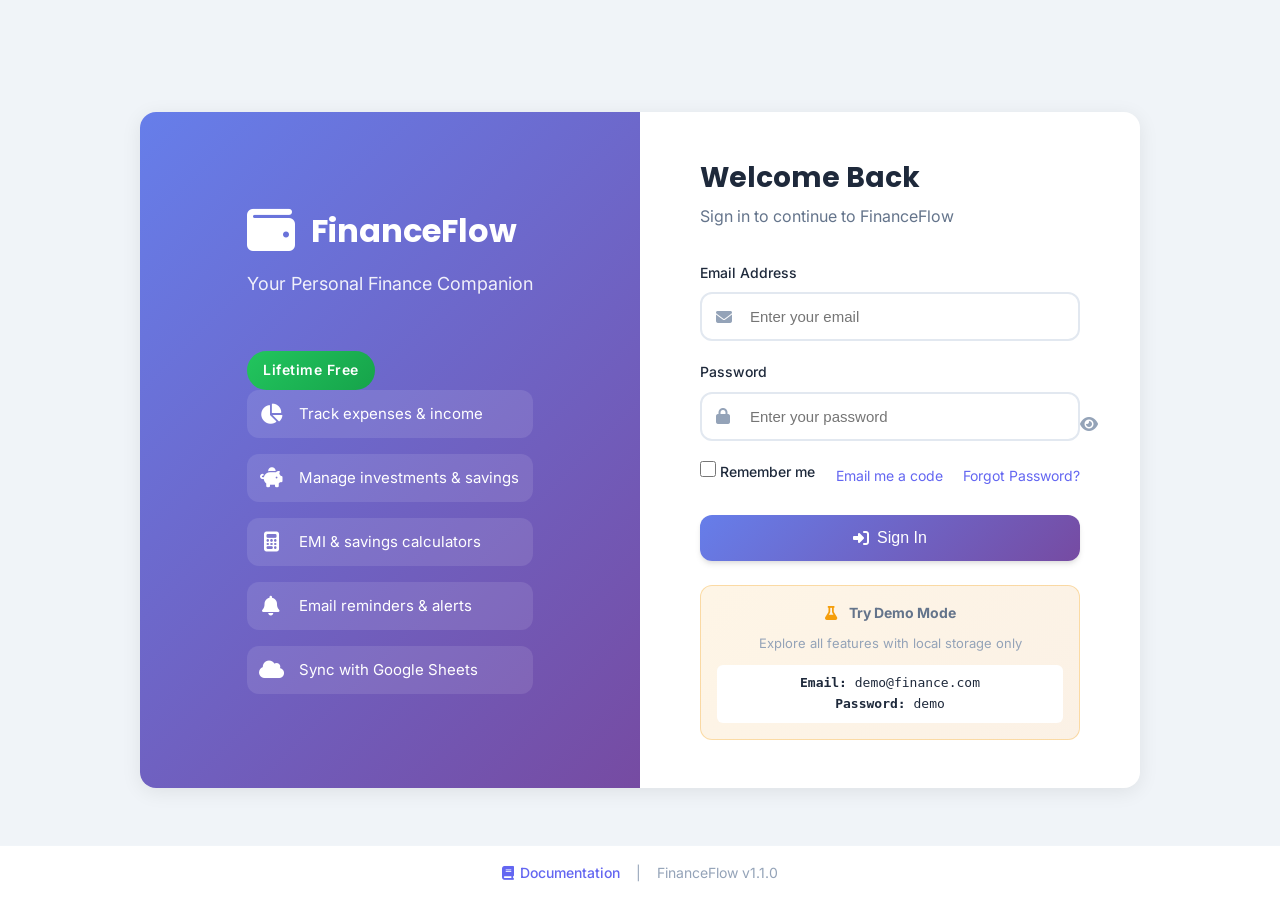
<file: accounts.html>
<!DOCTYPE html>
<html lang="en">
<head>
    <meta charset="UTF-8">
    <meta name="viewport" content="width=device-width, initial-scale=1.0">
    
    <!-- PWA Meta Tags -->
    <meta name="theme-color" content="#6366f1">
    <meta name="apple-mobile-web-app-capable" content="yes">
    <meta name="apple-mobile-web-app-status-bar-style" content="black-translucent">
    <meta name="apple-mobile-web-app-title" content="FinanceFlow">
    <meta name="mobile-web-app-capable" content="yes">
    
    <!-- PWA Manifest -->
    <link rel="manifest" href="manifest.json">
    <link rel="apple-touch-icon" href="icons/icon-192x192.png">
    <title>Accounts & Cards - FinanceFlow</title>
    <link rel="stylesheet" href="css/styles.css?v=1.2.0">
    <link rel="stylesheet" href="css/animations.css?v=1.2.0">
    <link rel="stylesheet" href="css/accounts.css?v=1.2.0">
    <link href="https://fonts.googleapis.com/css2?family=Inter:wght@300;400;500;600;700&family=Poppins:wght@400;500;600;700&display=swap" rel="stylesheet">
    <link rel="stylesheet" href="https://cdnjs.cloudflare.com/ajax/libs/font-awesome/6.4.0/css/all.min.css">
    <script src="https://cdnjs.cloudflare.com/ajax/libs/gsap/3.12.2/gsap.min.js"></script>
</head>
<body>
    <!-- Global Loader -->
    <div class="global-loader" id="globalLoader">
        <div class="loader-spinner"></div>
        <div class="loader-text">Loading...</div>
        <div class="loader-subtext">Syncing your data</div>
    </div>

    <!-- Mobile Menu Toggle -->
    <button class="mobile-menu-toggle" id="mobileMenuToggle" aria-label="Toggle menu">
        <i class="fas fa-bars"></i>
    </button>

    <!-- Mobile Overlay -->
    <div class="mobile-overlay" id="mobileOverlay"></div>

    <!-- Sidebar Navigation -->
    <nav class="sidebar" id="sidebar">
        <div class="sidebar-header">
            <div class="logo">
                <i class="fas fa-wallet"></i>
                <span>FinanceFlow</span>
            </div>
            <button class="sidebar-toggle" id="sidebarToggle">
                <i class="fas fa-bars"></i>
            </button>
        </div>

        <ul class="nav-menu">
            <li class="nav-item">
                <a href="index.html" class="nav-link">
                    <i class="fas fa-home"></i>
                    <span>Dashboard</span>
                </a>
            </li>
            <li class="nav-item active">
                <a href="accounts.html" class="nav-link">
                    <i class="fas fa-university"></i>
                    <span>Accounts & Cards</span>
                </a>
            </li>
            <li class="nav-item">
                <a href="transactions.html" class="nav-link">
                    <i class="fas fa-exchange-alt"></i>
                    <span>Transactions</span>
                </a>
            </li>
            <li class="nav-item">
                <a href="investments.html" class="nav-link">
                    <i class="fas fa-piggy-bank"></i>
                    <span>Investments</span>
                </a>
            </li>
            <li class="nav-item">
                <a href="emis.html" class="nav-link">
                    <i class="fas fa-credit-card"></i>
                    <span>EMI & Loans</span>
                </a>
            </li>
            <li class="nav-item">
                <a href="calculators.html" class="nav-link">
                    <i class="fas fa-calculator"></i>
                    <span>Calculators</span>
                </a>
            </li>
            <li class="nav-item">
                <a href="reports.html" class="nav-link">
                    <i class="fas fa-chart-pie"></i>
                    <span>Reports</span>
                </a>
            </li>
            <li class="nav-item">
                <a href="categories.html" class="nav-link">
                    <i class="fas fa-tags"></i>
                    <span>Categories</span>
                </a>
            </li>
            <li class="nav-item">
                <a href="logs.html" class="nav-link">
                    <i class="fas fa-history"></i>
                    <span>Audit Logs</span>
                </a>
            </li>
            <li class="nav-item">
                <a href="settings.html" class="nav-link">
                    <i class="fas fa-cog"></i>
                    <span>Settings</span>
                </a>
            </li>
        </ul>

        <div class="sidebar-footer">
            <div class="user-info">
                <div class="user-avatar">
                    <i class="fas fa-user"></i>
                </div>
                <div class="user-details">
                    <span class="user-name" id="userName">User</span>
                    <span class="user-email" id="userEmail"></span>
                </div>
            </div>
            <button class="logout-btn" id="logoutBtn" title="Logout">
                <i class="fas fa-sign-out-alt"></i>
                <span>Logout</span>
            </button>
        </div>
    </nav>

    <!-- Main Content -->
    <main class="main-content">
        <!-- Top Header -->
        <header class="top-header">
            <div class="header-left">
                <h1 class="page-title">Accounts & Cards</h1>
                <p class="page-subtitle">Manage your bank accounts, credit cards, and wallets</p>
            </div>
            <div class="header-right">
                <button class="btn btn-primary" id="addAccountBtn">
                    <i class="fas fa-plus"></i>
                    Add Account
                </button>
            </div>
        </header>

        <!-- Accounts Content -->
        <div class="accounts-content">
            <!-- Summary Stats -->
            <section class="account-stats">
                <div class="stat-card" data-animate="card">
                    <div class="stat-icon bank">
                        <i class="fas fa-university"></i>
                    </div>
                    <div class="stat-info">
                        <h3>Total Bank Balance</h3>
                        <p class="stat-amount" id="totalBankBalance">₹0.00</p>
                    </div>
                </div>
                <div class="stat-card" data-animate="card">
                    <div class="stat-icon credit">
                        <i class="fas fa-credit-card"></i>
                    </div>
                    <div class="stat-info">
                        <h3>Total Credit Limit</h3>
                        <p class="stat-amount" id="totalCreditLimit">₹0.00</p>
                    </div>
                </div>
                <div class="stat-card" data-animate="card">
                    <div class="stat-icon used">
                        <i class="fas fa-chart-line"></i>
                    </div>
                    <div class="stat-info">
                        <h3>Credit Used</h3>
                        <p class="stat-amount" id="totalCreditUsed">₹0.00</p>
                    </div>
                </div>
                <div class="stat-card" data-animate="card">
                    <div class="stat-icon wallet">
                        <i class="fas fa-wallet"></i>
                    </div>
                    <div class="stat-info">
                        <h3>Cash in Wallet</h3>
                        <p class="stat-amount" id="totalCash">₹0.00</p>
                    </div>
                </div>
            </section>

            <!-- Tabs -->
            <div class="tabs-container">
                <div class="tabs-header">
                    <button class="tab-btn active" data-tab="bank-accounts">
                        <i class="fas fa-university"></i>
                        Bank Accounts
                    </button>
                    <button class="tab-btn" data-tab="credit-cards">
                        <i class="fas fa-credit-card"></i>
                        Credit Cards
                    </button>
                    <button class="tab-btn" data-tab="wallets">
                        <i class="fas fa-wallet"></i>
                        Wallets & Cash
                    </button>
                </div>

                <!-- Bank Accounts Tab -->
                <div class="tab-content active" id="bank-accounts">
                    <div class="accounts-grid" id="bankAccountsList">
                        <!-- Bank accounts will be loaded dynamically -->
                        <div class="add-card-placeholder" id="addBankAccount">
                            <i class="fas fa-plus-circle"></i>
                            <p>Add Bank Account</p>
                        </div>
                    </div>
                </div>

                <!-- Credit Cards Tab -->
                <div class="tab-content" id="credit-cards">
                    <div class="cards-grid" id="creditCardsList">
                        <!-- Credit cards will be loaded dynamically -->
                        <div class="add-card-placeholder" id="addCreditCard">
                            <i class="fas fa-plus-circle"></i>
                            <p>Add Credit Card</p>
                        </div>
                    </div>
                </div>

                <!-- Wallets Tab -->
                <div class="tab-content" id="wallets">
                    <div class="wallets-grid" id="walletsList">
                        <!-- Wallets will be loaded dynamically -->
                        <div class="add-card-placeholder" id="addWallet">
                            <i class="fas fa-plus-circle"></i>
                            <p>Add Wallet</p>
                        </div>
                    </div>
                </div>
            </div>

            <!-- Credit Card Requirements Section -->
            <section class="requirements-section card">
                <div class="card-header">
                    <h3>Credit Card Requirements Tracker</h3>
                    <span class="quarter-badge" id="currentQuarter">Q4 2024</span>
                </div>
                <div class="requirements-table-container">
                    <table class="requirements-table" id="requirementsTable">
                        <thead>
                            <tr>
                                <th>Card Name</th>
                                <th>Quarterly Min. Spend</th>
                                <th>Current Spend</th>
                                <th>Progress</th>
                                <th>Days Left</th>
                                <th>Status</th>
                            </tr>
                        </thead>
                        <tbody>
                            <!-- Requirements will be loaded dynamically -->
                            <tr class="empty-row">
                                <td colspan="6">
                                    <div class="empty-state">
                                        <i class="fas fa-credit-card"></i>
                                        <p>No credit cards with spending requirements</p>
                                    </div>
                                </td>
                            </tr>
                        </tbody>
                    </table>
                </div>
            </section>
        </div>
    </main>

    <!-- Add Account Modal -->
    <div class="modal" id="accountModal">
        <div class="modal-overlay"></div>
        <div class="modal-content">
            <div class="modal-header">
                <h2 id="modalTitle">Add Account</h2>
                <button class="modal-close" id="closeModal">
                    <i class="fas fa-times"></i>
                </button>
            </div>
            <form id="accountForm" class="account-form">
                <input type="hidden" id="accountId" name="accountId">
                <input type="hidden" id="accountType" name="accountType" value="bank">

                <div class="form-group">
                    <label for="accountName">Account Name</label>
                    <input type="text" id="accountName" name="accountName" placeholder="e.g., HDFC Savings Account" required>
                </div>

                <div class="form-row">
                    <div class="form-group">
                        <label for="bankName">Bank / Institution</label>
                        <select id="bankName" name="bankName" required>
                            <option value="">Select Bank</option>
                            <option value="HDFC">HDFC Bank</option>
                            <option value="ICICI">ICICI Bank</option>
                            <option value="SBI">State Bank of India</option>
                            <option value="Axis">Axis Bank</option>
                            <option value="Kotak">Kotak Mahindra Bank</option>
                            <option value="Yes">Yes Bank</option>
                            <option value="IndusInd">IndusInd Bank</option>
                            <option value="IDFC">IDFC First Bank</option>
                            <option value="RBL">RBL Bank</option>
                            <option value="AU">AU Small Finance Bank</option>
                            <option value="Paytm">Paytm Payments Bank</option>
                            <option value="Other">Other</option>
                        </select>
                    </div>
                    <div class="form-group">
                        <label for="accountNumber">Account Number (Last 4 digits)</label>
                        <input type="text" id="accountNumber" name="accountNumber" placeholder="XXXX" maxlength="4">
                    </div>
                </div>

                <div class="form-row">
                    <div class="form-group">
                        <label for="currentBalance">Current Balance (₹)</label>
                        <input type="number" id="currentBalance" name="currentBalance" placeholder="0.00" step="0.01">
                    </div>
                    <div class="form-group bank-account-field" id="hasDebitCardField">
                        <label class="checkbox-label" style="margin-top: 1.5rem;">
                            <input type="checkbox" id="hasDebitCard" name="hasDebitCard">
                            <span>Has Debit Card</span>
                        </label>
                    </div>
                </div>

                <!-- Debit Card Number Field -->
                <div class="form-group bank-account-field" id="debitCardNumberField" style="display: none;">
                    <label for="debitCardNumber">Debit Card Number (Last 4 digits)</label>
                    <input type="text" id="debitCardNumber" name="debitCardNumber" placeholder="XXXX" maxlength="4">
                </div>

                <div class="form-row">
                    <div class="form-group">
                        <label for="accountColor">Card Color</label>
                        <div class="color-picker">
                            <input type="radio" name="accountColor" value="gradient-1" id="color1" checked>
                            <label for="color1" class="color-option gradient-1"></label>
                            <input type="radio" name="accountColor" value="gradient-2" id="color2">
                            <label for="color2" class="color-option gradient-2"></label>
                            <input type="radio" name="accountColor" value="gradient-3" id="color3">
                            <label for="color3" class="color-option gradient-3"></label>
                            <input type="radio" name="accountColor" value="gradient-4" id="color4">
                            <label for="color4" class="color-option gradient-4"></label>
                            <input type="radio" name="accountColor" value="gradient-5" id="color5">
                            <label for="color5" class="color-option gradient-5"></label>
                        </div>
                    </div>
                </div>

                <!-- Credit Card Specific Fields -->
                <div class="credit-card-fields" id="creditCardFields" style="display: none;">
                    <h4 class="section-title">Credit Card Details</h4>
                    <div class="form-row">
                        <div class="form-group">
                            <label for="creditLimit">Credit Limit (₹)</label>
                            <input type="number" id="creditLimit" name="creditLimit" placeholder="0.00" step="0.01">
                        </div>
                        <div class="form-group">
                            <label for="billingCycle">Billing Cycle Day</label>
                            <input type="number" id="billingCycle" name="billingCycle" placeholder="1-31" min="1" max="31">
                        </div>
                    </div>
                    <div class="form-row">
                        <div class="form-group">
                            <label for="minSpendQuarterly">Min. Quarterly Spend (₹)</label>
                            <input type="number" id="minSpendQuarterly" name="minSpendQuarterly" placeholder="0.00" step="0.01">
                        </div>
                        <div class="form-group">
                            <label for="annualFee">Annual Fee (₹)</label>
                            <input type="number" id="annualFee" name="annualFee" placeholder="0.00" step="0.01">
                        </div>
                    </div>
                    <div class="form-group">
                        <label for="rewardType">Reward Type</label>
                        <select id="rewardType" name="rewardType">
                            <option value="">Select Reward Type</option>
                            <option value="cashback">Cashback</option>
                            <option value="points">Reward Points</option>
                            <option value="miles">Air Miles</option>
                            <option value="none">No Rewards</option>
                        </select>
                    </div>
                </div>

                <!-- Wallet Specific Fields -->
                <div class="wallet-fields" id="walletFields" style="display: none;">
                    <h4 class="section-title">Wallet Details</h4>
                    <div class="form-group">
                        <label for="walletType">Wallet Type</label>
                        <select id="walletType" name="walletType">
                            <option value="cash">Cash</option>
                            <option value="paytm">Paytm Wallet</option>
                            <option value="phonepe">PhonePe Wallet</option>
                            <option value="amazonpay">Amazon Pay</option>
                            <option value="googlepay">Google Pay</option>
                            <option value="other">Other Digital Wallet</option>
                        </select>
                    </div>
                </div>

                <div class="form-group">
                    <label for="notes">Notes (Optional)</label>
                    <textarea id="notes" name="notes" placeholder="Any additional notes..."></textarea>
                </div>

                <div class="form-actions">
                    <button type="button" class="btn btn-secondary" id="cancelAccount">Cancel</button>
                    <button type="submit" class="btn btn-primary">
                        <i class="fas fa-check"></i> Save Account
                    </button>
                </div>
            </form>
        </div>
    </div>

    <!-- Delete Confirmation Modal -->
    <div class="modal" id="deleteModal">
        <div class="modal-overlay"></div>
        <div class="modal-content modal-sm">
            <div class="modal-header">
                <h2>Delete Account</h2>
                <button class="modal-close" id="closeDeleteModal">
                    <i class="fas fa-times"></i>
                </button>
            </div>
            <div class="modal-body">
                <div class="delete-warning">
                    <i class="fas fa-exclamation-triangle"></i>
                    <p>Are you sure you want to delete this account? This action cannot be undone.</p>
                </div>
            </div>
            <div class="modal-footer">
                <button type="button" class="btn btn-secondary" id="cancelDelete">Cancel</button>
                <button type="button" class="btn btn-danger" id="confirmDelete">
                    <i class="fas fa-trash"></i> Delete
                </button>
            </div>
        </div>
    </div>

    <!-- Page Footer -->
    <footer class="page-footer">
        <a href="docs.html" target="_blank"><i class="fas fa-book"></i> Documentation</a>
        <span>|</span>
        <span>FinanceFlow v1.1.0</span>
    </footer>

    <!-- Toast Notification -->
    <div class="toast-container" id="toastContainer"></div>

    <!-- Scripts -->
    <script src="js/config.js?v=1.2.0"></script>
    <script src="js/sheets-api.js?v=1.2.0"></script>
    <script src="js/storage.js?v=1.2.0"></script>
    <script src="js/app.js?v=1.2.0"></script>
    <script src="js/accounts.js?v=1.2.0"></script>
    <script src="js/animations.js?v=1.2.0"></script>
</body>
</html>
</file>
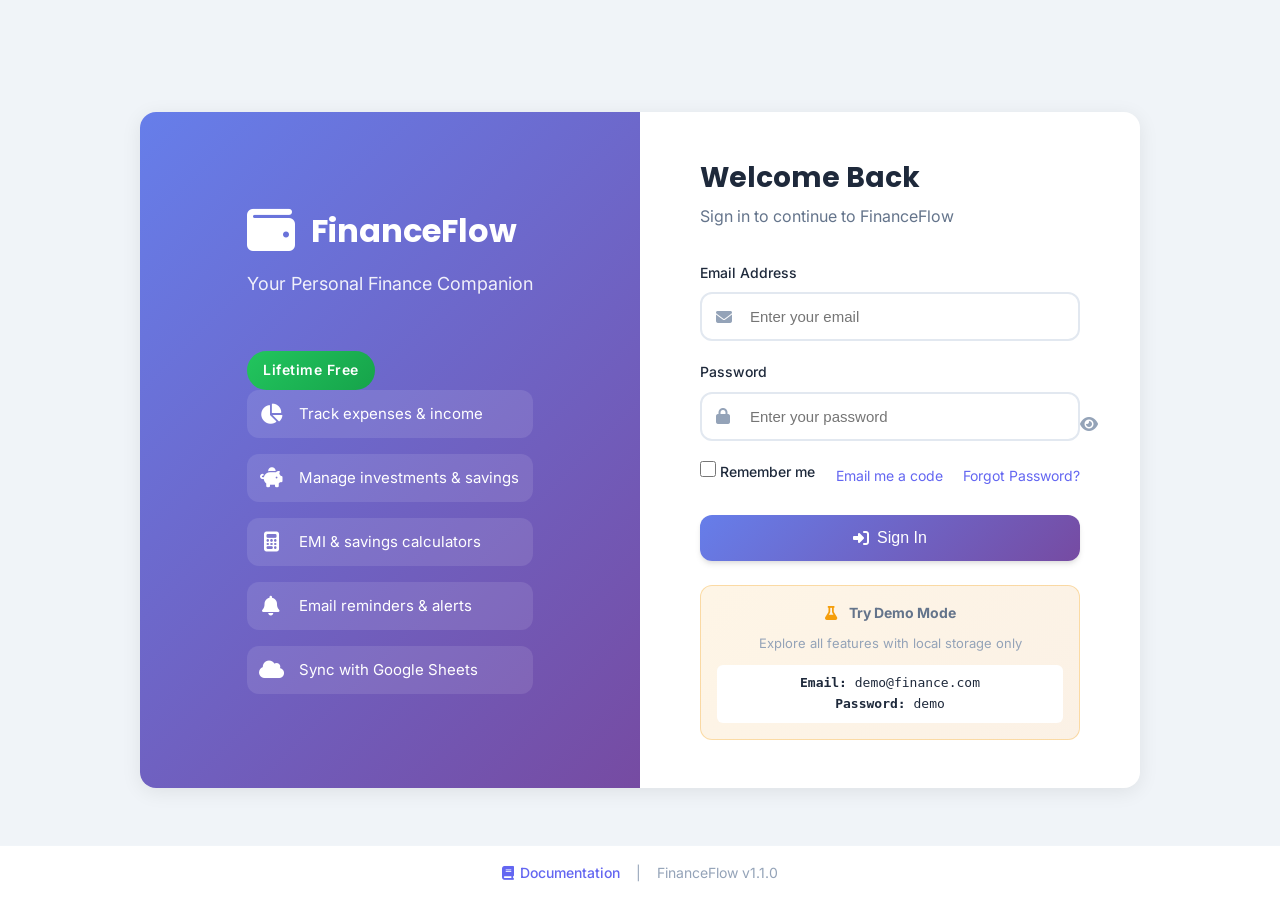
<file: categories.html>
<!DOCTYPE html>
<html lang="en">
<head>
    <meta charset="UTF-8">
    <meta name="viewport" content="width=device-width, initial-scale=1.0">
    
    <!-- PWA Meta Tags -->
    <meta name="theme-color" content="#6366f1">
    <meta name="apple-mobile-web-app-capable" content="yes">
    <meta name="apple-mobile-web-app-status-bar-style" content="black-translucent">
    <meta name="apple-mobile-web-app-title" content="FinanceFlow">
    <meta name="mobile-web-app-capable" content="yes">
    
    <!-- PWA Manifest -->
    <link rel="manifest" href="manifest.json">
    <link rel="apple-touch-icon" href="icons/icon-192x192.png">
    <title>Categories - FinanceFlow</title>
    <link rel="stylesheet" href="css/styles.css?v=1.2.0">
    <link rel="stylesheet" href="css/animations.css?v=1.2.0">
    <link href="https://fonts.googleapis.com/css2?family=Inter:wght@300;400;500;600;700&family=Poppins:wght@400;500;600;700&display=swap" rel="stylesheet">
    <link rel="stylesheet" href="https://cdnjs.cloudflare.com/ajax/libs/font-awesome/6.4.0/css/all.min.css">
    <script src="https://cdnjs.cloudflare.com/ajax/libs/gsap/3.12.2/gsap.min.js"></script>
</head>
<body>
    <!-- Global Loader -->
    <div class="global-loader" id="globalLoader">
        <div class="loader-spinner"></div>
        <div class="loader-text">Loading...</div>
        <div class="loader-subtext">Syncing your data</div>
    </div>

    <!-- Mobile Menu Toggle -->
    <button class="mobile-menu-toggle" id="mobileMenuToggle" aria-label="Toggle menu">
        <i class="fas fa-bars"></i>
    </button>

    <!-- Mobile Overlay -->
    <div class="mobile-overlay" id="mobileOverlay"></div>

    <!-- Sidebar Navigation -->
    <nav class="sidebar" id="sidebar">
        <div class="sidebar-header">
            <div class="logo">
                <i class="fas fa-wallet"></i>
                <span>FinanceFlow</span>
            </div>
            <button class="sidebar-toggle" id="sidebarToggle">
                <i class="fas fa-bars"></i>
            </button>
        </div>

        <ul class="nav-menu">
            <li class="nav-item">
                <a href="index.html" class="nav-link">
                    <i class="fas fa-home"></i>
                    <span>Dashboard</span>
                </a>
            </li>
            <li class="nav-item">
                <a href="accounts.html" class="nav-link">
                    <i class="fas fa-university"></i>
                    <span>Accounts & Cards</span>
                </a>
            </li>
            <li class="nav-item">
                <a href="transactions.html" class="nav-link">
                    <i class="fas fa-exchange-alt"></i>
                    <span>Transactions</span>
                </a>
            </li>
            <li class="nav-item">
                <a href="investments.html" class="nav-link">
                    <i class="fas fa-piggy-bank"></i>
                    <span>Investments</span>
                </a>
            </li>
            <li class="nav-item">
                <a href="emis.html" class="nav-link">
                    <i class="fas fa-credit-card"></i>
                    <span>EMI & Loans</span>
                </a>
            </li>
            <li class="nav-item">
                <a href="calculators.html" class="nav-link">
                    <i class="fas fa-calculator"></i>
                    <span>Calculators</span>
                </a>
            </li>
            <li class="nav-item">
                <a href="reports.html" class="nav-link">
                    <i class="fas fa-chart-pie"></i>
                    <span>Reports</span>
                </a>
            </li>
            <li class="nav-item active">
                <a href="categories.html" class="nav-link">
                    <i class="fas fa-tags"></i>
                    <span>Categories</span>
                </a>
            </li>
            <li class="nav-item">
                <a href="logs.html" class="nav-link">
                    <i class="fas fa-history"></i>
                    <span>Audit Logs</span>
                </a>
            </li>
            <li class="nav-item">
                <a href="settings.html" class="nav-link">
                    <i class="fas fa-cog"></i>
                    <span>Settings</span>
                </a>
            </li>
        </ul>

        <div class="sidebar-footer">
            <div class="user-info">
                <div class="user-avatar">
                    <i class="fas fa-user"></i>
                </div>
                <div class="user-details">
                    <span class="user-name" id="userName">User</span>
                    <span class="user-email" id="userEmail"></span>
                </div>
            </div>
            <button class="logout-btn" id="logoutBtn" title="Logout">
                <i class="fas fa-sign-out-alt"></i>
                <span>Logout</span>
            </button>
        </div>
    </nav>

    <!-- Main Content -->
    <main class="main-content">
        <!-- Top Header -->
        <header class="top-header">
            <div class="header-left">
                <h1 class="page-title">Categories</h1>
                <p class="page-subtitle">Manage your expense and income categories</p>
            </div>
            <div class="header-right">
                <button class="btn btn-primary" id="addCategoryBtn">
                    <i class="fas fa-plus"></i>
                    Add Category
                </button>
            </div>
        </header>

        <!-- Categories Content -->
        <div class="categories-content" style="padding: 2rem;">
            <!-- Tabs -->
            <div class="tabs-container" style="background: var(--bg-card); border-radius: var(--radius-lg); box-shadow: var(--shadow-card);">
                <div class="tabs-header" style="display: flex; border-bottom: 1px solid var(--light-100); padding: 0 1rem;">
                    <button class="tab-btn active" data-tab="expense-categories" style="display: flex; align-items: center; gap: 0.5rem; padding: 1rem 1.5rem; background: none; border: none; font-size: 0.9375rem; font-weight: 500; color: var(--text-secondary); cursor: pointer; position: relative;">
                        <i class="fas fa-arrow-up"></i>
                        Expense Categories
                    </button>
                    <button class="tab-btn" data-tab="income-categories" style="display: flex; align-items: center; gap: 0.5rem; padding: 1rem 1.5rem; background: none; border: none; font-size: 0.9375rem; font-weight: 500; color: var(--text-secondary); cursor: pointer;">
                        <i class="fas fa-arrow-down"></i>
                        Income Categories
                    </button>
                </div>

                <!-- Expense Categories Tab -->
                <div class="tab-content active" id="expense-categories" style="padding: 1.5rem;">
                    <div class="categories-grid" style="display: grid; grid-template-columns: repeat(auto-fill, minmax(280px, 1fr)); gap: 1rem;">
                        <!-- Default Expense Categories -->
                        <div class="category-card" style="background: var(--light-100); border-radius: var(--radius); padding: 1rem; display: flex; align-items: center; gap: 1rem; cursor: pointer; transition: var(--transition);">
                            <span style="font-size: 2rem;">🍔</span>
                            <div style="flex: 1;">
                                <h4 style="font-size: 1rem; margin-bottom: 0.25rem;">Food & Dining</h4>
                                <p style="font-size: 0.8125rem; color: var(--text-muted);">Restaurants, cafes, food delivery</p>
                            </div>
                            <div class="category-actions" style="display: flex; gap: 0.5rem;">
                                <button class="btn btn-icon" style="width: 32px; height: 32px;"><i class="fas fa-edit"></i></button>
                            </div>
                        </div>

                        <div class="category-card" style="background: var(--light-100); border-radius: var(--radius); padding: 1rem; display: flex; align-items: center; gap: 1rem;">
                            <span style="font-size: 2rem;">🛒</span>
                            <div style="flex: 1;">
                                <h4 style="font-size: 1rem; margin-bottom: 0.25rem;">Groceries</h4>
                                <p style="font-size: 0.8125rem; color: var(--text-muted);">Supermarket, vegetables, daily needs</p>
                            </div>
                            <div class="category-actions" style="display: flex; gap: 0.5rem;">
                                <button class="btn btn-icon" style="width: 32px; height: 32px;"><i class="fas fa-edit"></i></button>
                            </div>
                        </div>

                        <div class="category-card" style="background: var(--light-100); border-radius: var(--radius); padding: 1rem; display: flex; align-items: center; gap: 1rem;">
                            <span style="font-size: 2rem;">🚗</span>
                            <div style="flex: 1;">
                                <h4 style="font-size: 1rem; margin-bottom: 0.25rem;">Transportation</h4>
                                <p style="font-size: 0.8125rem; color: var(--text-muted);">Uber, auto, public transport</p>
                            </div>
                            <div class="category-actions" style="display: flex; gap: 0.5rem;">
                                <button class="btn btn-icon" style="width: 32px; height: 32px;"><i class="fas fa-edit"></i></button>
                            </div>
                        </div>

                        <div class="category-card" style="background: var(--light-100); border-radius: var(--radius); padding: 1rem; display: flex; align-items: center; gap: 1rem;">
                            <span style="font-size: 2rem;">⛽</span>
                            <div style="flex: 1;">
                                <h4 style="font-size: 1rem; margin-bottom: 0.25rem;">Fuel</h4>
                                <p style="font-size: 0.8125rem; color: var(--text-muted);">Petrol, diesel, CNG</p>
                            </div>
                            <div class="category-actions" style="display: flex; gap: 0.5rem;">
                                <button class="btn btn-icon" style="width: 32px; height: 32px;"><i class="fas fa-edit"></i></button>
                            </div>
                        </div>

                        <div class="category-card" style="background: var(--light-100); border-radius: var(--radius); padding: 1rem; display: flex; align-items: center; gap: 1rem;">
                            <span style="font-size: 2rem;">🛍️</span>
                            <div style="flex: 1;">
                                <h4 style="font-size: 1rem; margin-bottom: 0.25rem;">Shopping</h4>
                                <p style="font-size: 0.8125rem; color: var(--text-muted);">Clothes, electronics, gadgets</p>
                            </div>
                            <div class="category-actions" style="display: flex; gap: 0.5rem;">
                                <button class="btn btn-icon" style="width: 32px; height: 32px;"><i class="fas fa-edit"></i></button>
                            </div>
                        </div>

                        <div class="category-card" style="background: var(--light-100); border-radius: var(--radius); padding: 1rem; display: flex; align-items: center; gap: 1rem;">
                            <span style="font-size: 2rem;">📱</span>
                            <div style="flex: 1;">
                                <h4 style="font-size: 1rem; margin-bottom: 0.25rem;">Bills & Utilities</h4>
                                <p style="font-size: 0.8125rem; color: var(--text-muted);">Electricity, water, phone, internet</p>
                            </div>
                            <div class="category-actions" style="display: flex; gap: 0.5rem;">
                                <button class="btn btn-icon" style="width: 32px; height: 32px;"><i class="fas fa-edit"></i></button>
                            </div>
                        </div>

                        <div class="category-card" style="background: var(--light-100); border-radius: var(--radius); padding: 1rem; display: flex; align-items: center; gap: 1rem;">
                            <span style="font-size: 2rem;">🎬</span>
                            <div style="flex: 1;">
                                <h4 style="font-size: 1rem; margin-bottom: 0.25rem;">Entertainment</h4>
                                <p style="font-size: 0.8125rem; color: var(--text-muted);">Movies, games, events</p>
                            </div>
                            <div class="category-actions" style="display: flex; gap: 0.5rem;">
                                <button class="btn btn-icon" style="width: 32px; height: 32px;"><i class="fas fa-edit"></i></button>
                            </div>
                        </div>

                        <div class="category-card" style="background: var(--light-100); border-radius: var(--radius); padding: 1rem; display: flex; align-items: center; gap: 1rem;">
                            <span style="font-size: 2rem;">🏥</span>
                            <div style="flex: 1;">
                                <h4 style="font-size: 1rem; margin-bottom: 0.25rem;">Health & Medical</h4>
                                <p style="font-size: 0.8125rem; color: var(--text-muted);">Doctor, medicines, hospital</p>
                            </div>
                            <div class="category-actions" style="display: flex; gap: 0.5rem;">
                                <button class="btn btn-icon" style="width: 32px; height: 32px;"><i class="fas fa-edit"></i></button>
                            </div>
                        </div>

                        <div class="category-card" style="background: var(--light-100); border-radius: var(--radius); padding: 1rem; display: flex; align-items: center; gap: 1rem;">
                            <span style="font-size: 2rem;">📚</span>
                            <div style="flex: 1;">
                                <h4 style="font-size: 1rem; margin-bottom: 0.25rem;">Education</h4>
                                <p style="font-size: 0.8125rem; color: var(--text-muted);">Courses, books, tuition</p>
                            </div>
                            <div class="category-actions" style="display: flex; gap: 0.5rem;">
                                <button class="btn btn-icon" style="width: 32px; height: 32px;"><i class="fas fa-edit"></i></button>
                            </div>
                        </div>

                        <!-- Add custom category placeholder -->
                        <div class="add-category-card" id="addExpenseCategory" style="border: 2px dashed var(--light-300); border-radius: var(--radius); padding: 2rem; display: flex; flex-direction: column; align-items: center; justify-content: center; cursor: pointer; transition: var(--transition);">
                            <i class="fas fa-plus-circle" style="font-size: 2rem; color: var(--light-300); margin-bottom: 0.5rem;"></i>
                            <p style="color: var(--text-muted);">Add Custom Category</p>
                        </div>
                    </div>
                </div>

                <!-- Income Categories Tab -->
                <div class="tab-content" id="income-categories" style="padding: 1.5rem; display: none;">
                    <div class="categories-grid" style="display: grid; grid-template-columns: repeat(auto-fill, minmax(280px, 1fr)); gap: 1rem;">
                        <div class="category-card" style="background: var(--light-100); border-radius: var(--radius); padding: 1rem; display: flex; align-items: center; gap: 1rem;">
                            <span style="font-size: 2rem;">💰</span>
                            <div style="flex: 1;">
                                <h4 style="font-size: 1rem; margin-bottom: 0.25rem;">Salary</h4>
                                <p style="font-size: 0.8125rem; color: var(--text-muted);">Monthly salary, bonus</p>
                            </div>
                            <div class="category-actions" style="display: flex; gap: 0.5rem;">
                                <button class="btn btn-icon" style="width: 32px; height: 32px;"><i class="fas fa-edit"></i></button>
                            </div>
                        </div>

                        <div class="category-card" style="background: var(--light-100); border-radius: var(--radius); padding: 1rem; display: flex; align-items: center; gap: 1rem;">
                            <span style="font-size: 2rem;">💼</span>
                            <div style="flex: 1;">
                                <h4 style="font-size: 1rem; margin-bottom: 0.25rem;">Freelance</h4>
                                <p style="font-size: 0.8125rem; color: var(--text-muted);">Contract work, gigs</p>
                            </div>
                            <div class="category-actions" style="display: flex; gap: 0.5rem;">
                                <button class="btn btn-icon" style="width: 32px; height: 32px;"><i class="fas fa-edit"></i></button>
                            </div>
                        </div>

                        <div class="category-card" style="background: var(--light-100); border-radius: var(--radius); padding: 1rem; display: flex; align-items: center; gap: 1rem;">
                            <span style="font-size: 2rem;">📈</span>
                            <div style="flex: 1;">
                                <h4 style="font-size: 1rem; margin-bottom: 0.25rem;">Investment Returns</h4>
                                <p style="font-size: 0.8125rem; color: var(--text-muted);">Dividends, interest, capital gains</p>
                            </div>
                            <div class="category-actions" style="display: flex; gap: 0.5rem;">
                                <button class="btn btn-icon" style="width: 32px; height: 32px;"><i class="fas fa-edit"></i></button>
                            </div>
                        </div>

                        <div class="category-card" style="background: var(--light-100); border-radius: var(--radius); padding: 1rem; display: flex; align-items: center; gap: 1rem;">
                            <span style="font-size: 2rem;">🏠</span>
                            <div style="flex: 1;">
                                <h4 style="font-size: 1rem; margin-bottom: 0.25rem;">Rental Income</h4>
                                <p style="font-size: 0.8125rem; color: var(--text-muted);">Property rent</p>
                            </div>
                            <div class="category-actions" style="display: flex; gap: 0.5rem;">
                                <button class="btn btn-icon" style="width: 32px; height: 32px;"><i class="fas fa-edit"></i></button>
                            </div>
                        </div>

                        <div class="category-card" style="background: var(--light-100); border-radius: var(--radius); padding: 1rem; display: flex; align-items: center; gap: 1rem;">
                            <span style="font-size: 2rem;">💸</span>
                            <div style="flex: 1;">
                                <h4 style="font-size: 1rem; margin-bottom: 0.25rem;">Cashback & Rewards</h4>
                                <p style="font-size: 0.8125rem; color: var(--text-muted);">Credit card rewards, cashback</p>
                            </div>
                            <div class="category-actions" style="display: flex; gap: 0.5rem;">
                                <button class="btn btn-icon" style="width: 32px; height: 32px;"><i class="fas fa-edit"></i></button>
                            </div>
                        </div>

                        <!-- Add custom category placeholder -->
                        <div class="add-category-card" id="addIncomeCategory" style="border: 2px dashed var(--light-300); border-radius: var(--radius); padding: 2rem; display: flex; flex-direction: column; align-items: center; justify-content: center; cursor: pointer; transition: var(--transition);">
                            <i class="fas fa-plus-circle" style="font-size: 2rem; color: var(--light-300); margin-bottom: 0.5rem;"></i>
                            <p style="color: var(--text-muted);">Add Custom Category</p>
                        </div>
                    </div>
                </div>
            </div>
        </div>
    </main>

    <!-- Add Category Modal -->
    <div class="modal" id="categoryModal">
        <div class="modal-overlay"></div>
        <div class="modal-content">
            <div class="modal-header">
                <h2>Add Category</h2>
                <button class="modal-close" id="closeModal">
                    <i class="fas fa-times"></i>
                </button>
            </div>
            <form id="categoryForm" style="padding: 1.5rem;">
                <div class="form-group">
                    <label>Category Type</label>
                    <div class="toggle-group">
                        <button type="button" class="toggle-btn active" data-type="expense">Expense</button>
                        <button type="button" class="toggle-btn" data-type="income">Income</button>
                    </div>
                </div>

                <div class="form-group">
                    <label for="categoryName">Category Name</label>
                    <input type="text" id="categoryName" name="categoryName" placeholder="e.g., Pet Care" required>
                </div>

                <div class="form-group">
                    <label>Select Icon</label>
                    <div class="emoji-picker" style="display: grid; grid-template-columns: repeat(8, 1fr); gap: 0.5rem; padding: 1rem; background: var(--light-100); border-radius: var(--radius); max-height: 200px; overflow-y: auto;">
                        <button type="button" class="emoji-btn" data-emoji="🍔">🍔</button>
                        <button type="button" class="emoji-btn" data-emoji="🛒">🛒</button>
                        <button type="button" class="emoji-btn" data-emoji="🚗">🚗</button>
                        <button type="button" class="emoji-btn" data-emoji="⛽">⛽</button>
                        <button type="button" class="emoji-btn" data-emoji="🛍️">🛍️</button>
                        <button type="button" class="emoji-btn" data-emoji="📱">📱</button>
                        <button type="button" class="emoji-btn" data-emoji="🎬">🎬</button>
                        <button type="button" class="emoji-btn" data-emoji="🏥">🏥</button>
                        <button type="button" class="emoji-btn" data-emoji="📚">📚</button>
                        <button type="button" class="emoji-btn" data-emoji="✈️">✈️</button>
                        <button type="button" class="emoji-btn" data-emoji="🏠">🏠</button>
                        <button type="button" class="emoji-btn" data-emoji="💰">💰</button>
                        <button type="button" class="emoji-btn" data-emoji="💼">💼</button>
                        <button type="button" class="emoji-btn" data-emoji="📈">📈</button>
                        <button type="button" class="emoji-btn" data-emoji="🎁">🎁</button>
                        <button type="button" class="emoji-btn" data-emoji="🐕">🐕</button>
                        <button type="button" class="emoji-btn" data-emoji="💅">💅</button>
                        <button type="button" class="emoji-btn" data-emoji="🏋️">🏋️</button>
                        <button type="button" class="emoji-btn" data-emoji="🎮">🎮</button>
                        <button type="button" class="emoji-btn" data-emoji="☕">☕</button>
                        <button type="button" class="emoji-btn" data-emoji="🍺">🍺</button>
                        <button type="button" class="emoji-btn" data-emoji="💊">💊</button>
                        <button type="button" class="emoji-btn" data-emoji="🔧">🔧</button>
                        <button type="button" class="emoji-btn" data-emoji="📦">📦</button>
                    </div>
                    <input type="hidden" id="selectedEmoji" name="icon" value="📦">
                </div>

                <div class="form-group">
                    <label for="categoryDescription">Description (Optional)</label>
                    <input type="text" id="categoryDescription" name="description" placeholder="Brief description">
                </div>

                <div class="form-group">
                    <label for="categoryBudget">Monthly Budget (Optional)</label>
                    <input type="number" id="categoryBudget" name="budget" placeholder="₹0.00" step="0.01">
                </div>

                <div class="form-actions">
                    <button type="button" class="btn btn-secondary" id="cancelCategory">Cancel</button>
                    <button type="submit" class="btn btn-primary">
                        <i class="fas fa-check"></i> Save Category
                    </button>
                </div>
            </form>
        </div>
    </div>

    <!-- Page Footer -->
    <footer class="page-footer">
        <a href="docs.html" target="_blank"><i class="fas fa-book"></i> Documentation</a>
        <span>|</span>
        <span>FinanceFlow v1.1.0</span>
    </footer>

    <!-- Toast Notification -->
    <div class="toast-container" id="toastContainer"></div>

    <!-- Scripts -->
    <script src="js/config.js?v=1.2.0"></script>
    <script src="js/sheets-api.js?v=1.2.0"></script>
    <script src="js/storage.js?v=1.2.0"></script>
    <script src="js/app.js?v=1.2.0"></script>
    <script src="js/categories.js?v=1.2.0"></script>
    <script src="js/animations.js?v=1.2.0"></script>
</body>
</html>
</file>
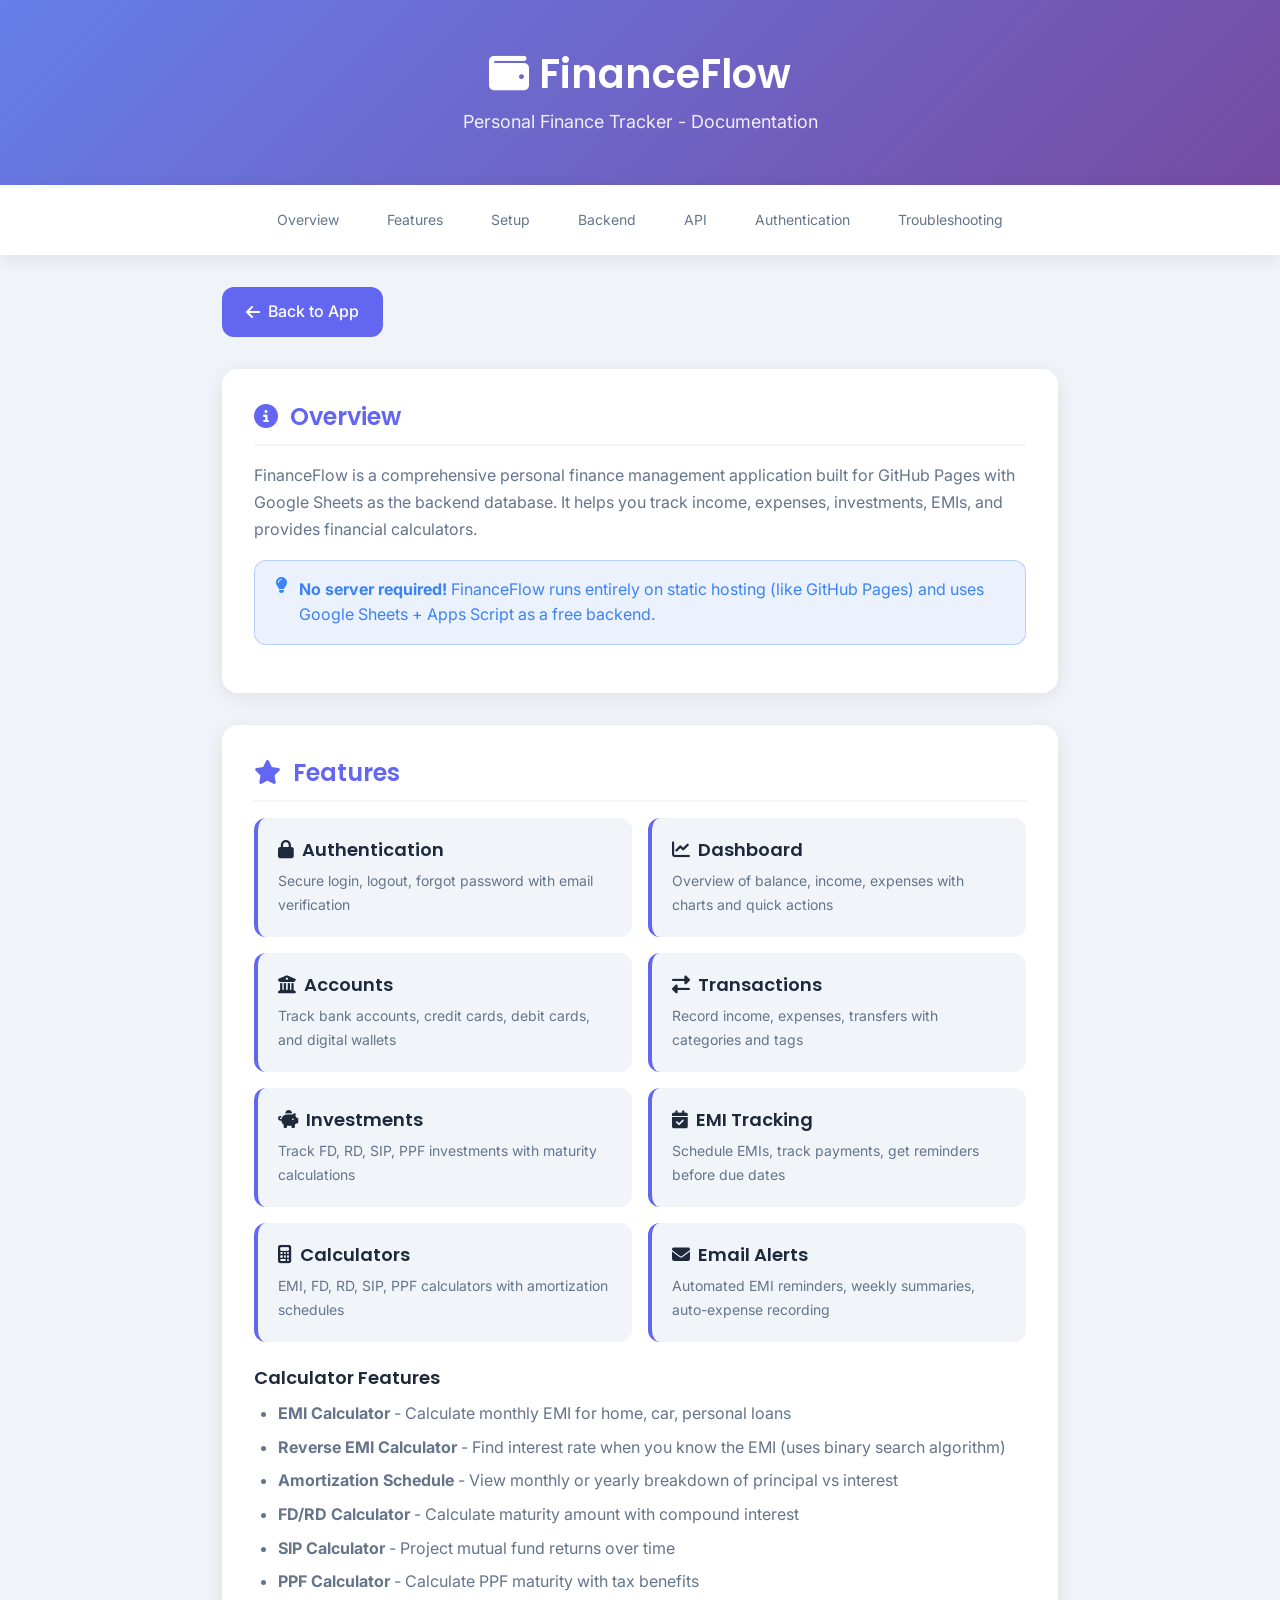
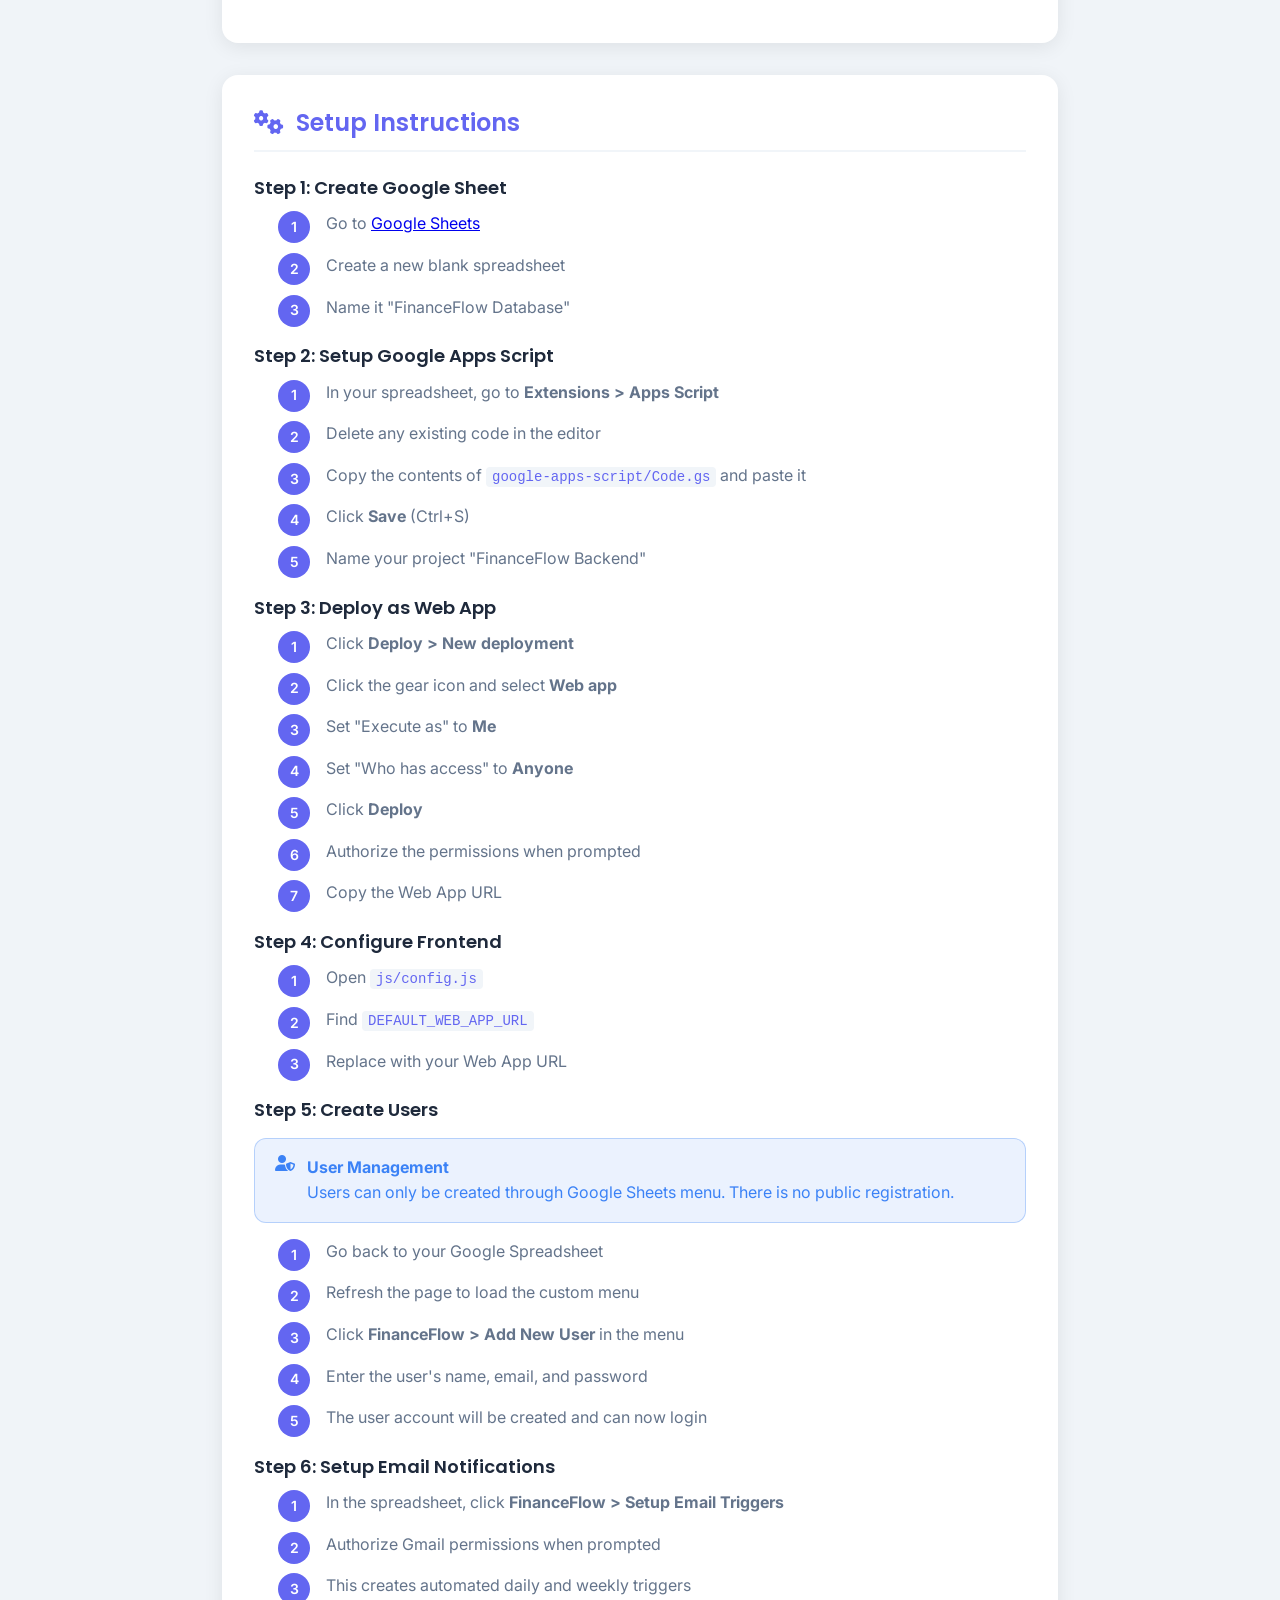
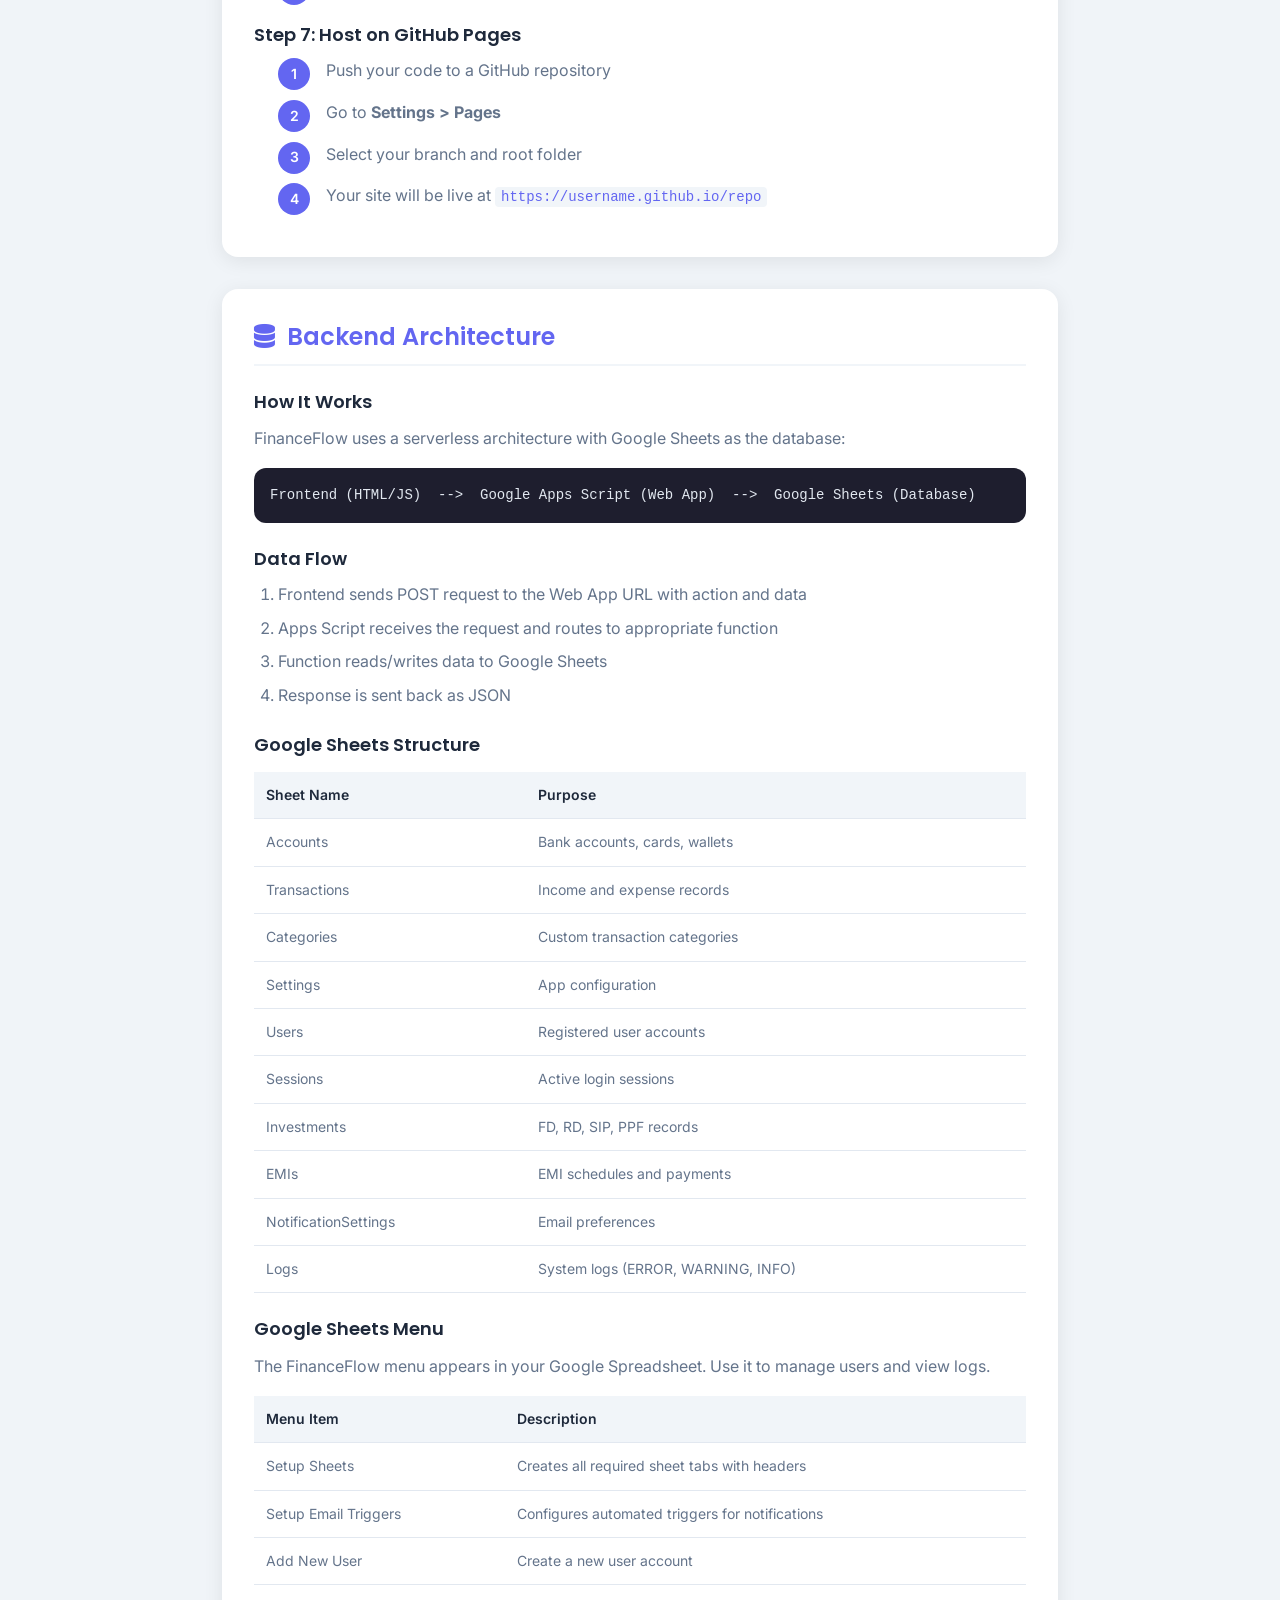
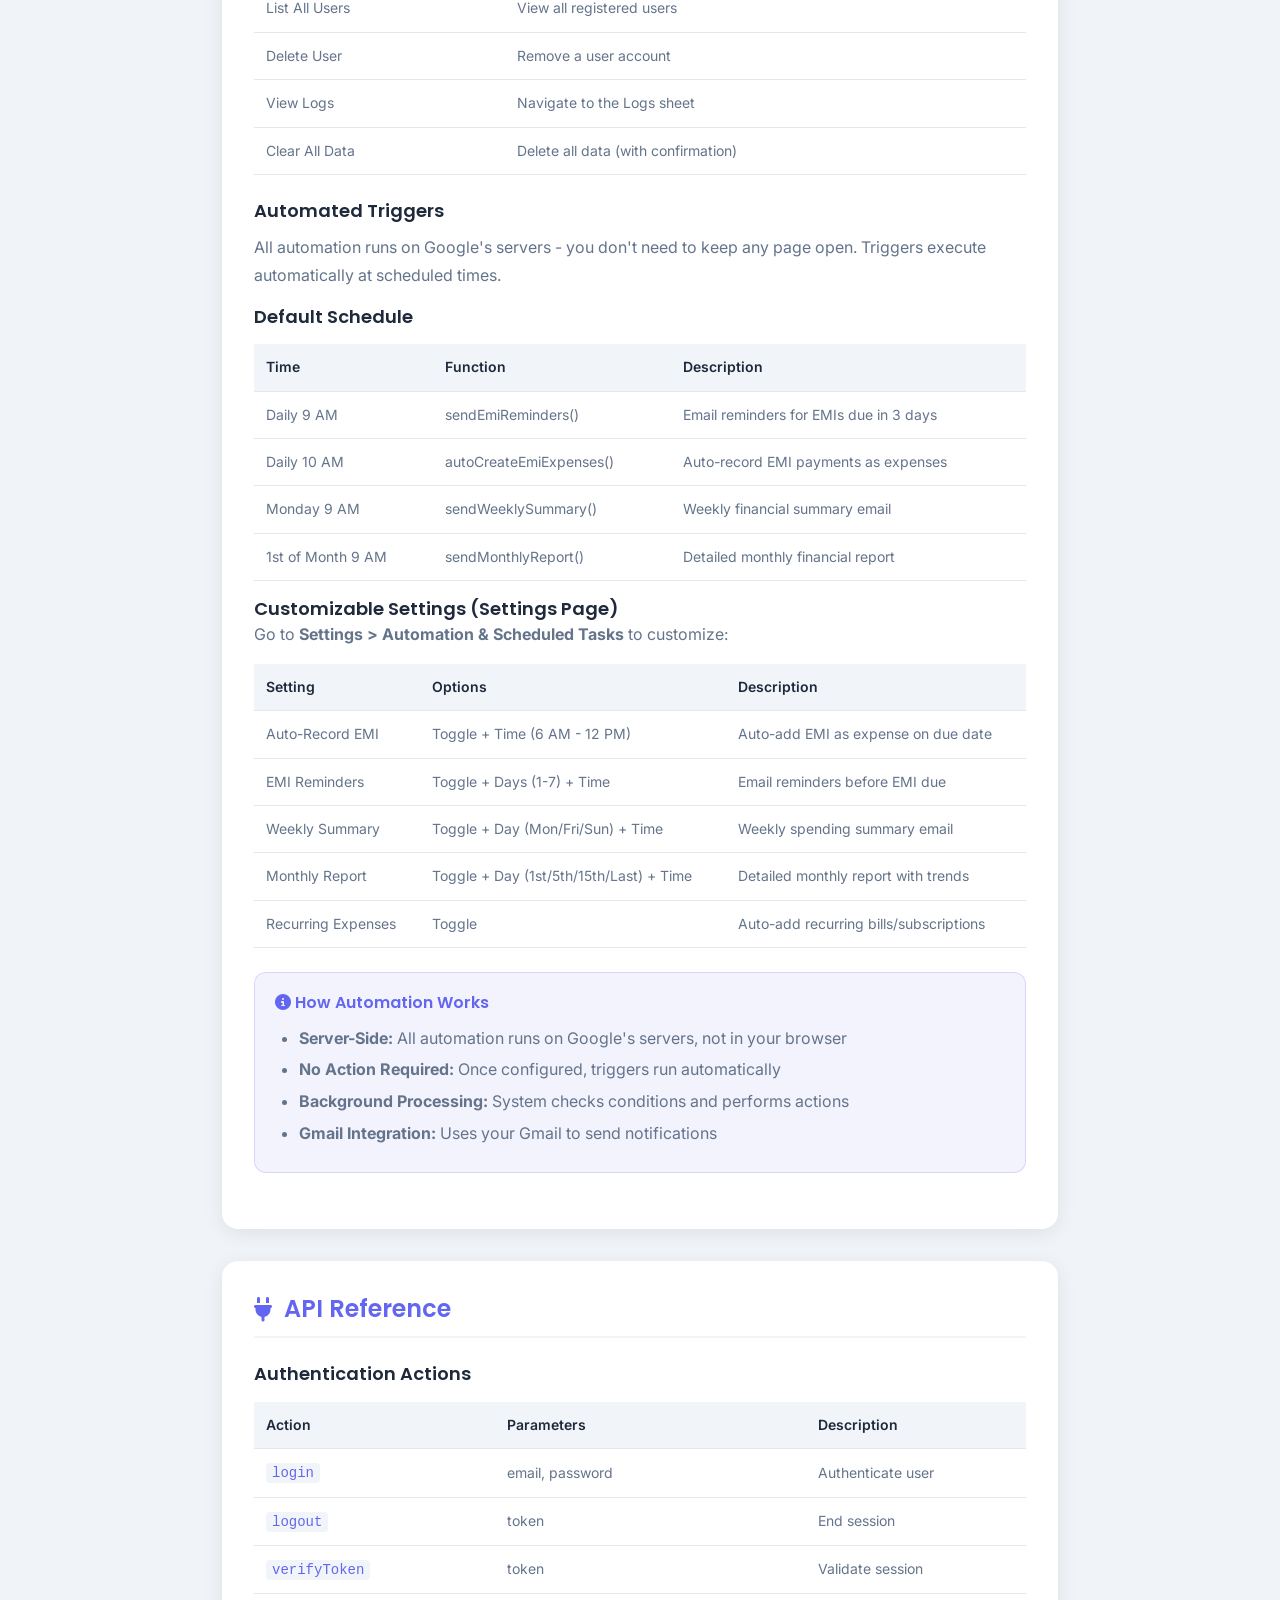
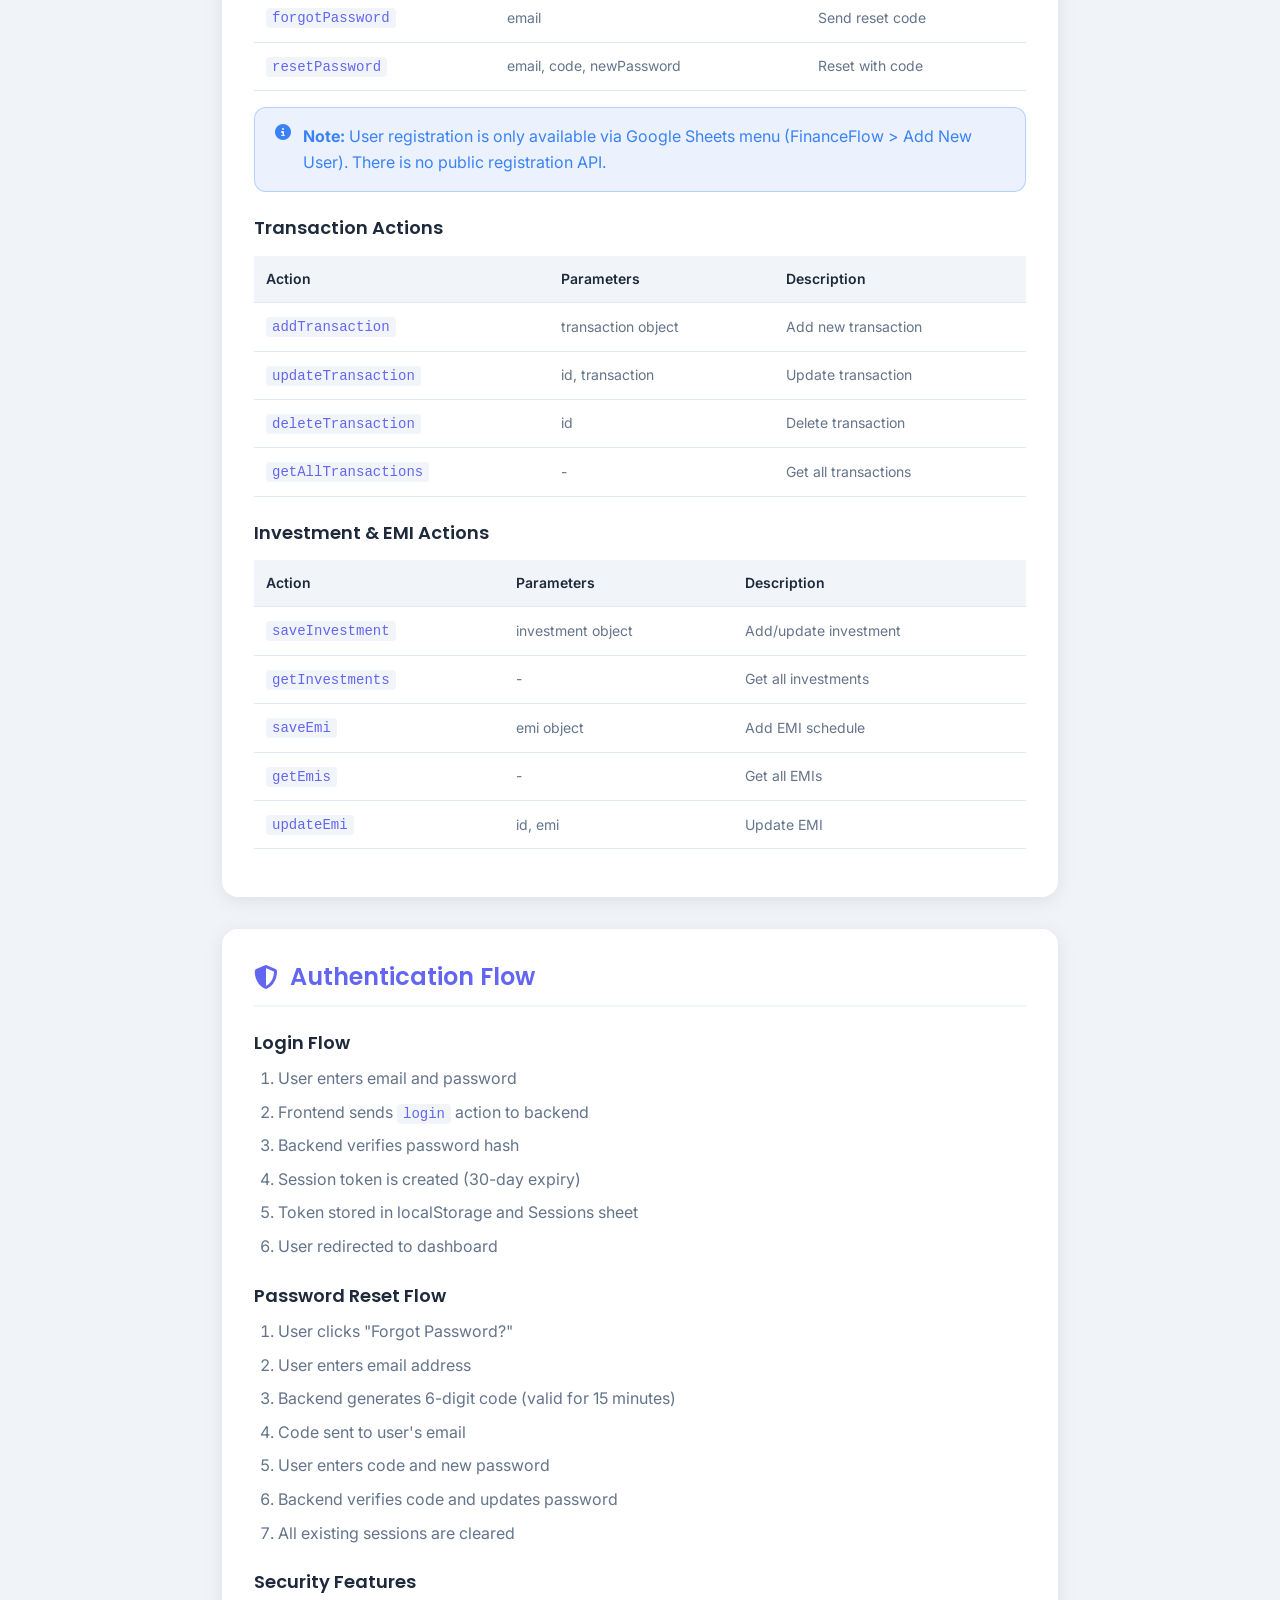
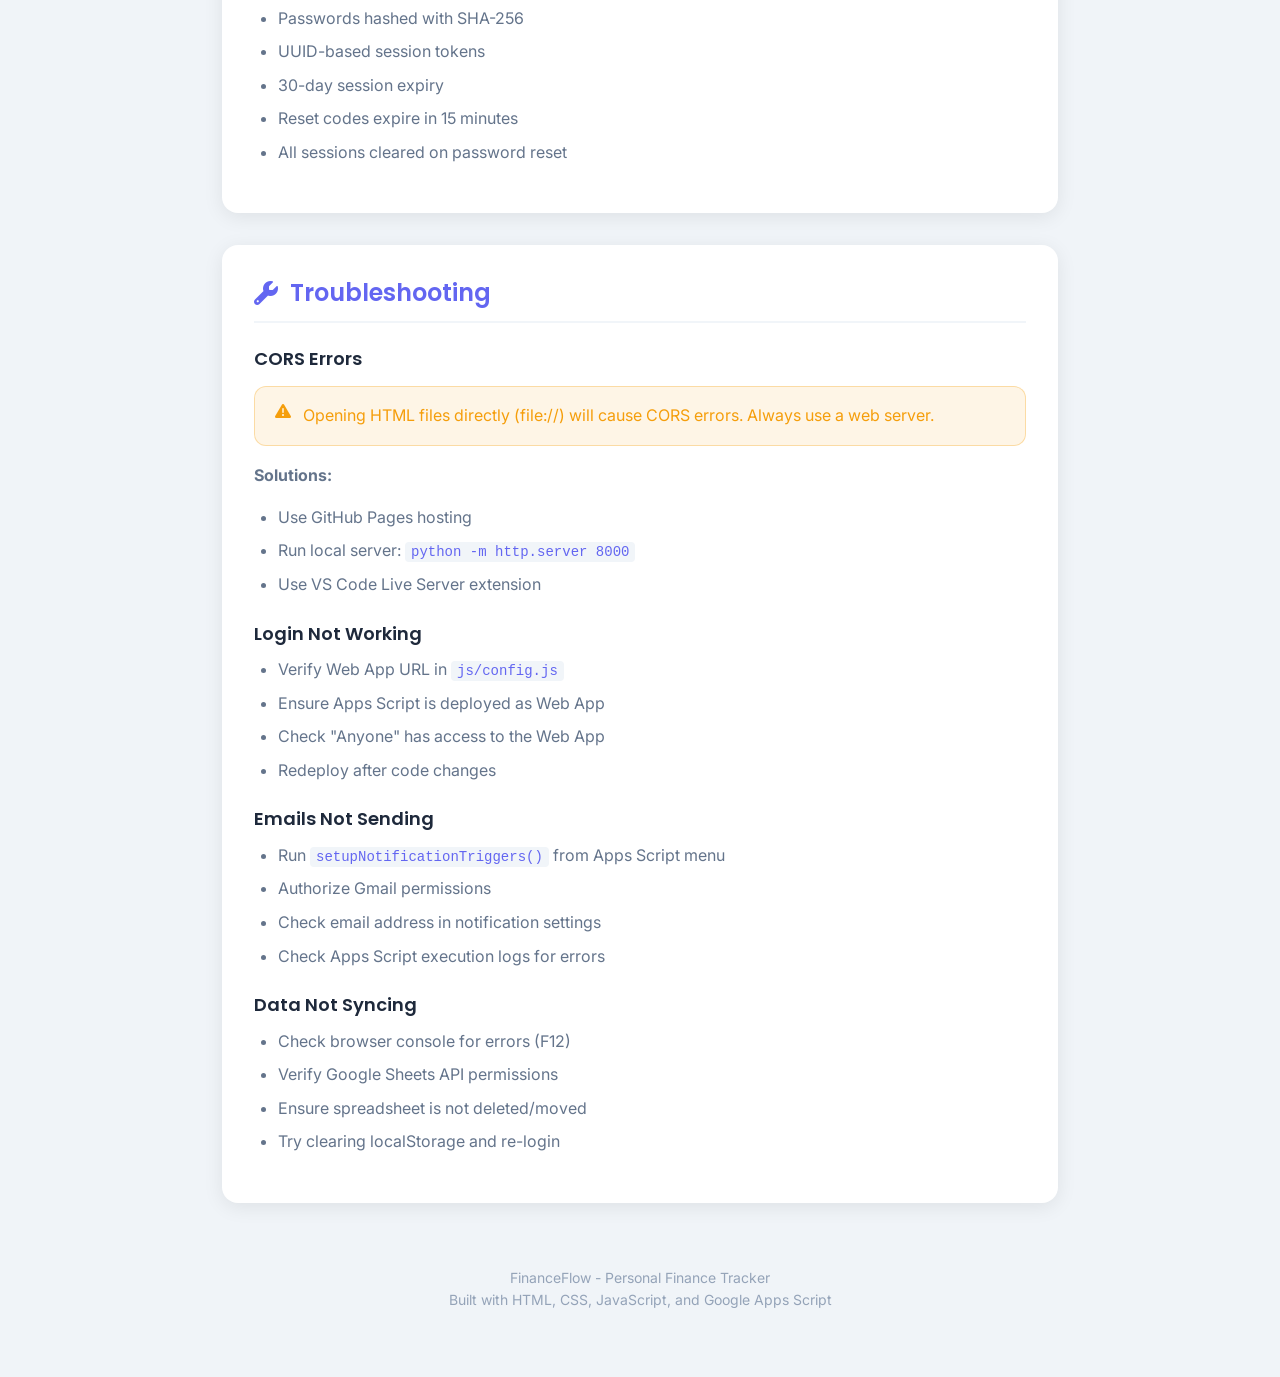
<file: docs.html>
<!DOCTYPE html>
<html lang="en">
<head>
    <meta charset="UTF-8">
    <meta name="viewport" content="width=device-width, initial-scale=1.0">
    <title>Documentation - FinanceFlow</title>
    <link rel="stylesheet" href="css/styles.css?v=1.2.0">
    <link href="https://fonts.googleapis.com/css2?family=Inter:wght@300;400;500;600;700&family=Poppins:wght@400;500;600;700&display=swap" rel="stylesheet">
    <link rel="stylesheet" href="https://cdnjs.cloudflare.com/ajax/libs/font-awesome/6.4.0/css/all.min.css">
    <style>
        .docs-page {
            min-height: 100vh;
            background: var(--bg-main);
        }
        .docs-header {
            background: var(--gradient-1);
            padding: 3rem 2rem;
            color: white;
            text-align: center;
        }
        .docs-header h1 {
            font-size: 2.5rem;
            margin-bottom: 0.5rem;
        }
        .docs-header p {
            opacity: 0.9;
            font-size: 1.125rem;
        }
        .docs-nav {
            background: var(--bg-card);
            padding: 1rem 2rem;
            position: sticky;
            top: 0;
            z-index: 100;
            box-shadow: var(--shadow-card);
            display: flex;
            justify-content: center;
            gap: 1rem;
            flex-wrap: wrap;
        }
        .docs-nav a {
            padding: 0.5rem 1rem;
            color: var(--text-secondary);
            text-decoration: none;
            font-size: 0.875rem;
            border-radius: var(--radius);
            transition: var(--transition);
        }
        .docs-nav a:hover {
            background: var(--primary-bg);
            color: var(--primary);
        }
        .docs-content {
            max-width: 900px;
            margin: 0 auto;
            padding: 2rem;
        }
        .docs-section {
            background: var(--bg-card);
            border-radius: var(--radius-lg);
            padding: 2rem;
            margin-bottom: 2rem;
            box-shadow: var(--shadow-card);
        }
        .docs-section h2 {
            color: var(--primary);
            font-size: 1.5rem;
            margin-bottom: 1rem;
            padding-bottom: 0.75rem;
            border-bottom: 2px solid var(--light-100);
            display: flex;
            align-items: center;
            gap: 0.75rem;
        }
        .docs-section h3 {
            color: var(--text-primary);
            font-size: 1.125rem;
            margin: 1.5rem 0 0.75rem;
        }
        .docs-section p {
            color: var(--text-secondary);
            line-height: 1.7;
            margin-bottom: 1rem;
        }
        .docs-section ul, .docs-section ol {
            color: var(--text-secondary);
            padding-left: 1.5rem;
            margin-bottom: 1rem;
        }
        .docs-section li {
            margin-bottom: 0.5rem;
            line-height: 1.6;
        }
        .docs-section code {
            background: var(--light-100);
            padding: 0.125rem 0.375rem;
            border-radius: 4px;
            font-family: 'Courier New', monospace;
            font-size: 0.875rem;
            color: var(--primary);
        }
        .docs-section pre {
            background: var(--dark);
            color: #e2e8f0;
            padding: 1rem;
            border-radius: var(--radius);
            overflow-x: auto;
            margin: 1rem 0;
            font-size: 0.875rem;
        }
        .docs-section pre code {
            background: none;
            color: inherit;
            padding: 0;
        }
        .docs-table {
            width: 100%;
            border-collapse: collapse;
            margin: 1rem 0;
            font-size: 0.875rem;
        }
        .docs-table th, .docs-table td {
            padding: 0.75rem;
            text-align: left;
            border-bottom: 1px solid var(--light-200);
        }
        .docs-table th {
            background: var(--light-100);
            color: var(--text-primary);
            font-weight: 600;
        }
        .docs-table td {
            color: var(--text-secondary);
        }
        .feature-grid {
            display: grid;
            grid-template-columns: repeat(auto-fit, minmax(250px, 1fr));
            gap: 1rem;
            margin: 1rem 0;
        }
        .feature-card {
            background: var(--light-100);
            padding: 1.25rem;
            border-radius: var(--radius);
            border-left: 4px solid var(--primary);
        }
        .feature-card h4 {
            color: var(--text-primary);
            margin-bottom: 0.5rem;
            display: flex;
            align-items: center;
            gap: 0.5rem;
        }
        .feature-card p {
            font-size: 0.875rem;
            margin: 0;
        }
        .step-list {
            counter-reset: step;
            list-style: none;
            padding: 0;
        }
        .step-list li {
            counter-increment: step;
            position: relative;
            padding-left: 3rem;
            margin-bottom: 1rem;
        }
        .step-list li::before {
            content: counter(step);
            position: absolute;
            left: 0;
            top: 0;
            width: 2rem;
            height: 2rem;
            background: var(--primary);
            color: white;
            border-radius: 50%;
            display: flex;
            align-items: center;
            justify-content: center;
            font-weight: 600;
            font-size: 0.875rem;
        }
        .info-box {
            background: rgba(99, 102, 241, 0.08);
            border: 1px solid rgba(99, 102, 241, 0.2);
            border-radius: var(--radius);
            padding: 1.25rem;
            margin: 1.5rem 0;
        }
        .info-box h4 {
            color: var(--primary);
            margin-bottom: 0.75rem;
            font-size: 1rem;
        }
        .info-box ul {
            margin: 0;
        }
        .info-box li {
            margin-bottom: 0.375rem;
        }
        .alert-box {
            padding: 1rem 1.25rem;
            border-radius: var(--radius);
            margin: 1rem 0;
            display: flex;
            align-items: flex-start;
            gap: 0.75rem;
        }
        .alert-box.info {
            background: rgba(59, 130, 246, 0.1);
            border: 1px solid rgba(59, 130, 246, 0.3);
            color: #3b82f6;
        }
        .alert-box.warning {
            background: rgba(245, 158, 11, 0.1);
            border: 1px solid rgba(245, 158, 11, 0.3);
            color: #f59e0b;
        }
        .alert-box.success {
            background: rgba(34, 197, 94, 0.1);
            border: 1px solid rgba(34, 197, 94, 0.3);
            color: #22c55e;
        }
        .back-link {
            display: inline-flex;
            align-items: center;
            gap: 0.5rem;
            padding: 0.75rem 1.5rem;
            background: var(--primary);
            color: white;
            text-decoration: none;
            border-radius: var(--radius);
            font-weight: 500;
            margin-bottom: 2rem;
            transition: var(--transition);
        }
        .back-link:hover {
            background: var(--primary-dark);
        }
        .docs-footer {
            text-align: center;
            padding: 2rem;
            color: var(--text-muted);
            font-size: 0.875rem;
        }
        @media (max-width: 768px) {
            .docs-header {
                padding: 2rem 1rem;
            }
            .docs-header h1 {
                font-size: 1.75rem;
            }
            .docs-content {
                padding: 1rem;
            }
            .docs-section {
                padding: 1.5rem;
            }
            .docs-nav {
                padding: 0.75rem 1rem;
            }
        }
    </style>
</head>
<body class="docs-page">
    <header class="docs-header">
        <h1><i class="fas fa-wallet"></i> FinanceFlow</h1>
        <p>Personal Finance Tracker - Documentation</p>
    </header>

    <nav class="docs-nav">
        <a href="#overview">Overview</a>
        <a href="#features">Features</a>
        <a href="#setup">Setup</a>
        <a href="#backend">Backend</a>
        <a href="#api">API</a>
        <a href="#auth">Authentication</a>
        <a href="#troubleshooting">Troubleshooting</a>
    </nav>

    <div class="docs-content">
        <a href="login.html" class="back-link">
            <i class="fas fa-arrow-left"></i> Back to App
        </a>

        <!-- Overview Section -->
        <section class="docs-section" id="overview">
            <h2><i class="fas fa-info-circle"></i> Overview</h2>
            <p>FinanceFlow is a comprehensive personal finance management application built for GitHub Pages with Google Sheets as the backend database. It helps you track income, expenses, investments, EMIs, and provides financial calculators.</p>

            <div class="alert-box info">
                <i class="fas fa-lightbulb"></i>
                <div>
                    <strong>No server required!</strong> FinanceFlow runs entirely on static hosting (like GitHub Pages) and uses Google Sheets + Apps Script as a free backend.
                </div>
            </div>
        </section>

        <!-- Features Section -->
        <section class="docs-section" id="features">
            <h2><i class="fas fa-star"></i> Features</h2>

            <div class="feature-grid">
                <div class="feature-card">
                    <h4><i class="fas fa-lock"></i> Authentication</h4>
                    <p>Secure login, logout, forgot password with email verification</p>
                </div>
                <div class="feature-card">
                    <h4><i class="fas fa-chart-line"></i> Dashboard</h4>
                    <p>Overview of balance, income, expenses with charts and quick actions</p>
                </div>
                <div class="feature-card">
                    <h4><i class="fas fa-university"></i> Accounts</h4>
                    <p>Track bank accounts, credit cards, debit cards, and digital wallets</p>
                </div>
                <div class="feature-card">
                    <h4><i class="fas fa-exchange-alt"></i> Transactions</h4>
                    <p>Record income, expenses, transfers with categories and tags</p>
                </div>
                <div class="feature-card">
                    <h4><i class="fas fa-piggy-bank"></i> Investments</h4>
                    <p>Track FD, RD, SIP, PPF investments with maturity calculations</p>
                </div>
                <div class="feature-card">
                    <h4><i class="fas fa-calendar-check"></i> EMI Tracking</h4>
                    <p>Schedule EMIs, track payments, get reminders before due dates</p>
                </div>
                <div class="feature-card">
                    <h4><i class="fas fa-calculator"></i> Calculators</h4>
                    <p>EMI, FD, RD, SIP, PPF calculators with amortization schedules</p>
                </div>
                <div class="feature-card">
                    <h4><i class="fas fa-envelope"></i> Email Alerts</h4>
                    <p>Automated EMI reminders, weekly summaries, auto-expense recording</p>
                </div>
            </div>

            <h3>Calculator Features</h3>
            <ul>
                <li><strong>EMI Calculator</strong> - Calculate monthly EMI for home, car, personal loans</li>
                <li><strong>Reverse EMI Calculator</strong> - Find interest rate when you know the EMI (uses binary search algorithm)</li>
                <li><strong>Amortization Schedule</strong> - View monthly or yearly breakdown of principal vs interest</li>
                <li><strong>FD/RD Calculator</strong> - Calculate maturity amount with compound interest</li>
                <li><strong>SIP Calculator</strong> - Project mutual fund returns over time</li>
                <li><strong>PPF Calculator</strong> - Calculate PPF maturity with tax benefits</li>
            </ul>
        </section>

        <!-- Setup Section -->
        <section class="docs-section" id="setup">
            <h2><i class="fas fa-cogs"></i> Setup Instructions</h2>

            <h3>Step 1: Create Google Sheet</h3>
            <ol class="step-list">
                <li>Go to <a href="https://sheets.google.com" target="_blank">Google Sheets</a></li>
                <li>Create a new blank spreadsheet</li>
                <li>Name it "FinanceFlow Database"</li>
            </ol>

            <h3>Step 2: Setup Google Apps Script</h3>
            <ol class="step-list">
                <li>In your spreadsheet, go to <strong>Extensions > Apps Script</strong></li>
                <li>Delete any existing code in the editor</li>
                <li>Copy the contents of <code>google-apps-script/Code.gs</code> and paste it</li>
                <li>Click <strong>Save</strong> (Ctrl+S)</li>
                <li>Name your project "FinanceFlow Backend"</li>
            </ol>

            <h3>Step 3: Deploy as Web App</h3>
            <ol class="step-list">
                <li>Click <strong>Deploy > New deployment</strong></li>
                <li>Click the gear icon and select <strong>Web app</strong></li>
                <li>Set "Execute as" to <strong>Me</strong></li>
                <li>Set "Who has access" to <strong>Anyone</strong></li>
                <li>Click <strong>Deploy</strong></li>
                <li>Authorize the permissions when prompted</li>
                <li>Copy the Web App URL</li>
            </ol>

            <h3>Step 4: Configure Frontend</h3>
            <ol class="step-list">
                <li>Open <code>js/config.js</code></li>
                <li>Find <code>DEFAULT_WEB_APP_URL</code></li>
                <li>Replace with your Web App URL</li>
            </ol>

            <h3>Step 5: Create Users</h3>
            <div class="alert-box info">
                <i class="fas fa-user-shield"></i>
                <div>
                    <strong>User Management</strong><br>
                    Users can only be created through Google Sheets menu. There is no public registration.
                </div>
            </div>
            <ol class="step-list">
                <li>Go back to your Google Spreadsheet</li>
                <li>Refresh the page to load the custom menu</li>
                <li>Click <strong>FinanceFlow > Add New User</strong> in the menu</li>
                <li>Enter the user's name, email, and password</li>
                <li>The user account will be created and can now login</li>
            </ol>

            <h3>Step 6: Setup Email Notifications</h3>
            <ol class="step-list">
                <li>In the spreadsheet, click <strong>FinanceFlow > Setup Email Triggers</strong></li>
                <li>Authorize Gmail permissions when prompted</li>
                <li>This creates automated daily and weekly triggers</li>
            </ol>

            <h3>Step 7: Host on GitHub Pages</h3>
            <ol class="step-list">
                <li>Push your code to a GitHub repository</li>
                <li>Go to <strong>Settings > Pages</strong></li>
                <li>Select your branch and root folder</li>
                <li>Your site will be live at <code>https://username.github.io/repo</code></li>
            </ol>
        </section>

        <!-- Backend Section -->
        <section class="docs-section" id="backend">
            <h2><i class="fas fa-database"></i> Backend Architecture</h2>

            <h3>How It Works</h3>
            <p>FinanceFlow uses a serverless architecture with Google Sheets as the database:</p>

            <pre><code>Frontend (HTML/JS)  -->  Google Apps Script (Web App)  -->  Google Sheets (Database)</code></pre>

            <h3>Data Flow</h3>
            <ol>
                <li>Frontend sends POST request to the Web App URL with action and data</li>
                <li>Apps Script receives the request and routes to appropriate function</li>
                <li>Function reads/writes data to Google Sheets</li>
                <li>Response is sent back as JSON</li>
            </ol>

            <h3>Google Sheets Structure</h3>
            <table class="docs-table">
                <thead>
                    <tr>
                        <th>Sheet Name</th>
                        <th>Purpose</th>
                    </tr>
                </thead>
                <tbody>
                    <tr><td>Accounts</td><td>Bank accounts, cards, wallets</td></tr>
                    <tr><td>Transactions</td><td>Income and expense records</td></tr>
                    <tr><td>Categories</td><td>Custom transaction categories</td></tr>
                    <tr><td>Settings</td><td>App configuration</td></tr>
                    <tr><td>Users</td><td>Registered user accounts</td></tr>
                    <tr><td>Sessions</td><td>Active login sessions</td></tr>
                    <tr><td>Investments</td><td>FD, RD, SIP, PPF records</td></tr>
                    <tr><td>EMIs</td><td>EMI schedules and payments</td></tr>
                    <tr><td>NotificationSettings</td><td>Email preferences</td></tr>
                    <tr><td>Logs</td><td>System logs (ERROR, WARNING, INFO)</td></tr>
                </tbody>
            </table>

            <h3>Google Sheets Menu</h3>
            <p>The FinanceFlow menu appears in your Google Spreadsheet. Use it to manage users and view logs.</p>
            <table class="docs-table">
                <thead>
                    <tr>
                        <th>Menu Item</th>
                        <th>Description</th>
                    </tr>
                </thead>
                <tbody>
                    <tr><td>Setup Sheets</td><td>Creates all required sheet tabs with headers</td></tr>
                    <tr><td>Setup Email Triggers</td><td>Configures automated triggers for notifications</td></tr>
                    <tr><td>Add New User</td><td>Create a new user account</td></tr>
                    <tr><td>List All Users</td><td>View all registered users</td></tr>
                    <tr><td>Delete User</td><td>Remove a user account</td></tr>
                    <tr><td>View Logs</td><td>Navigate to the Logs sheet</td></tr>
                    <tr><td>Clear All Data</td><td>Delete all data (with confirmation)</td></tr>
                </tbody>
            </table>

            <h3>Automated Triggers</h3>
            <p>All automation runs on Google's servers - you don't need to keep any page open. Triggers execute automatically at scheduled times.</p>

            <h4>Default Schedule</h4>
            <table class="docs-table">
                <thead>
                    <tr>
                        <th>Time</th>
                        <th>Function</th>
                        <th>Description</th>
                    </tr>
                </thead>
                <tbody>
                    <tr><td>Daily 9 AM</td><td>sendEmiReminders()</td><td>Email reminders for EMIs due in 3 days</td></tr>
                    <tr><td>Daily 10 AM</td><td>autoCreateEmiExpenses()</td><td>Auto-record EMI payments as expenses</td></tr>
                    <tr><td>Monday 9 AM</td><td>sendWeeklySummary()</td><td>Weekly financial summary email</td></tr>
                    <tr><td>1st of Month 9 AM</td><td>sendMonthlyReport()</td><td>Detailed monthly financial report</td></tr>
                </tbody>
            </table>

            <h4>Customizable Settings (Settings Page)</h4>
            <p>Go to <strong>Settings > Automation & Scheduled Tasks</strong> to customize:</p>
            <table class="docs-table">
                <thead>
                    <tr>
                        <th>Setting</th>
                        <th>Options</th>
                        <th>Description</th>
                    </tr>
                </thead>
                <tbody>
                    <tr><td>Auto-Record EMI</td><td>Toggle + Time (6 AM - 12 PM)</td><td>Auto-add EMI as expense on due date</td></tr>
                    <tr><td>EMI Reminders</td><td>Toggle + Days (1-7) + Time</td><td>Email reminders before EMI due</td></tr>
                    <tr><td>Weekly Summary</td><td>Toggle + Day (Mon/Fri/Sun) + Time</td><td>Weekly spending summary email</td></tr>
                    <tr><td>Monthly Report</td><td>Toggle + Day (1st/5th/15th/Last) + Time</td><td>Detailed monthly report with trends</td></tr>
                    <tr><td>Recurring Expenses</td><td>Toggle</td><td>Auto-add recurring bills/subscriptions</td></tr>
                </tbody>
            </table>

            <div class="info-box">
                <h4><i class="fas fa-info-circle"></i> How Automation Works</h4>
                <ul>
                    <li><strong>Server-Side:</strong> All automation runs on Google's servers, not in your browser</li>
                    <li><strong>No Action Required:</strong> Once configured, triggers run automatically</li>
                    <li><strong>Background Processing:</strong> System checks conditions and performs actions</li>
                    <li><strong>Gmail Integration:</strong> Uses your Gmail to send notifications</li>
                </ul>
            </div>
        </section>

        <!-- API Section -->
        <section class="docs-section" id="api">
            <h2><i class="fas fa-plug"></i> API Reference</h2>

            <h3>Authentication Actions</h3>
            <table class="docs-table">
                <thead>
                    <tr>
                        <th>Action</th>
                        <th>Parameters</th>
                        <th>Description</th>
                    </tr>
                </thead>
                <tbody>
                    <tr><td><code>login</code></td><td>email, password</td><td>Authenticate user</td></tr>
                    <tr><td><code>logout</code></td><td>token</td><td>End session</td></tr>
                    <tr><td><code>verifyToken</code></td><td>token</td><td>Validate session</td></tr>
                    <tr><td><code>forgotPassword</code></td><td>email</td><td>Send reset code</td></tr>
                    <tr><td><code>resetPassword</code></td><td>email, code, newPassword</td><td>Reset with code</td></tr>
                </tbody>
            </table>

            <div class="alert-box info">
                <i class="fas fa-info-circle"></i>
                <div>
                    <strong>Note:</strong> User registration is only available via Google Sheets menu (FinanceFlow > Add New User). There is no public registration API.
                </div>
            </div>

            <h3>Transaction Actions</h3>
            <table class="docs-table">
                <thead>
                    <tr>
                        <th>Action</th>
                        <th>Parameters</th>
                        <th>Description</th>
                    </tr>
                </thead>
                <tbody>
                    <tr><td><code>addTransaction</code></td><td>transaction object</td><td>Add new transaction</td></tr>
                    <tr><td><code>updateTransaction</code></td><td>id, transaction</td><td>Update transaction</td></tr>
                    <tr><td><code>deleteTransaction</code></td><td>id</td><td>Delete transaction</td></tr>
                    <tr><td><code>getAllTransactions</code></td><td>-</td><td>Get all transactions</td></tr>
                </tbody>
            </table>

            <h3>Investment & EMI Actions</h3>
            <table class="docs-table">
                <thead>
                    <tr>
                        <th>Action</th>
                        <th>Parameters</th>
                        <th>Description</th>
                    </tr>
                </thead>
                <tbody>
                    <tr><td><code>saveInvestment</code></td><td>investment object</td><td>Add/update investment</td></tr>
                    <tr><td><code>getInvestments</code></td><td>-</td><td>Get all investments</td></tr>
                    <tr><td><code>saveEmi</code></td><td>emi object</td><td>Add EMI schedule</td></tr>
                    <tr><td><code>getEmis</code></td><td>-</td><td>Get all EMIs</td></tr>
                    <tr><td><code>updateEmi</code></td><td>id, emi</td><td>Update EMI</td></tr>
                </tbody>
            </table>
        </section>

        <!-- Authentication Section -->
        <section class="docs-section" id="auth">
            <h2><i class="fas fa-shield-alt"></i> Authentication Flow</h2>

            <h3>Login Flow</h3>
            <ol>
                <li>User enters email and password</li>
                <li>Frontend sends <code>login</code> action to backend</li>
                <li>Backend verifies password hash</li>
                <li>Session token is created (30-day expiry)</li>
                <li>Token stored in localStorage and Sessions sheet</li>
                <li>User redirected to dashboard</li>
            </ol>

            <h3>Password Reset Flow</h3>
            <ol>
                <li>User clicks "Forgot Password?"</li>
                <li>User enters email address</li>
                <li>Backend generates 6-digit code (valid for 15 minutes)</li>
                <li>Code sent to user's email</li>
                <li>User enters code and new password</li>
                <li>Backend verifies code and updates password</li>
                <li>All existing sessions are cleared</li>
            </ol>

            <h3>Security Features</h3>
            <ul>
                <li>Passwords hashed with SHA-256</li>
                <li>UUID-based session tokens</li>
                <li>30-day session expiry</li>
                <li>Reset codes expire in 15 minutes</li>
                <li>All sessions cleared on password reset</li>
            </ul>
        </section>

        <!-- Troubleshooting Section -->
        <section class="docs-section" id="troubleshooting">
            <h2><i class="fas fa-wrench"></i> Troubleshooting</h2>

            <h3>CORS Errors</h3>
            <div class="alert-box warning">
                <i class="fas fa-exclamation-triangle"></i>
                <div>Opening HTML files directly (file://) will cause CORS errors. Always use a web server.</div>
            </div>
            <p><strong>Solutions:</strong></p>
            <ul>
                <li>Use GitHub Pages hosting</li>
                <li>Run local server: <code>python -m http.server 8000</code></li>
                <li>Use VS Code Live Server extension</li>
            </ul>

            <h3>Login Not Working</h3>
            <ul>
                <li>Verify Web App URL in <code>js/config.js</code></li>
                <li>Ensure Apps Script is deployed as Web App</li>
                <li>Check "Anyone" has access to the Web App</li>
                <li>Redeploy after code changes</li>
            </ul>

            <h3>Emails Not Sending</h3>
            <ul>
                <li>Run <code>setupNotificationTriggers()</code> from Apps Script menu</li>
                <li>Authorize Gmail permissions</li>
                <li>Check email address in notification settings</li>
                <li>Check Apps Script execution logs for errors</li>
            </ul>

            <h3>Data Not Syncing</h3>
            <ul>
                <li>Check browser console for errors (F12)</li>
                <li>Verify Google Sheets API permissions</li>
                <li>Ensure spreadsheet is not deleted/moved</li>
                <li>Try clearing localStorage and re-login</li>
            </ul>
        </section>

        <div class="docs-footer">
            <p>FinanceFlow - Personal Finance Tracker</p>
            <p>Built with HTML, CSS, JavaScript, and Google Apps Script</p>
        </div>
    </div>
</body>
</html>
</file>
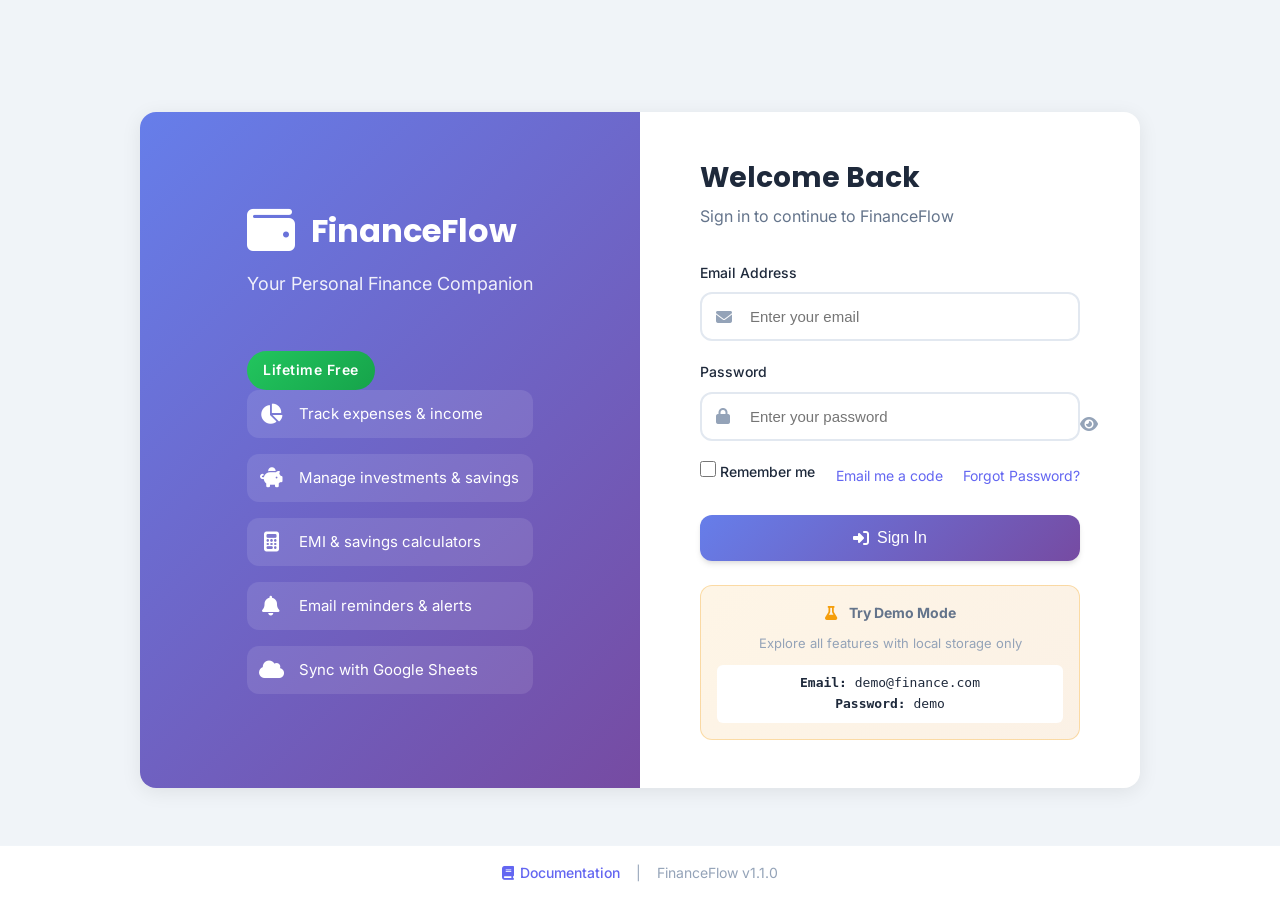
<file: emis.html>
<!DOCTYPE html>
<html lang="en">
<head>
    <meta charset="UTF-8">
    <meta name="viewport" content="width=device-width, initial-scale=1.0">
    
    <!-- PWA Meta Tags -->
    <meta name="theme-color" content="#6366f1">
    <meta name="apple-mobile-web-app-capable" content="yes">
    <meta name="apple-mobile-web-app-status-bar-style" content="black-translucent">
    <meta name="apple-mobile-web-app-title" content="FinanceFlow">
    <meta name="mobile-web-app-capable" content="yes">
    
    <!-- PWA Manifest -->
    <link rel="manifest" href="manifest.json">
    <link rel="apple-touch-icon" href="icons/icon-192x192.png">
    <title>EMI & Loans - FinanceFlow</title>
    <link rel="stylesheet" href="css/styles.css?v=1.2.0">
    <link rel="stylesheet" href="css/animations.css?v=1.2.0">
    <link rel="stylesheet" href="css/emis.css?v=1.2.0">
    <link href="https://fonts.googleapis.com/css2?family=Inter:wght@300;400;500;600;700&family=Poppins:wght@400;500;600;700&display=swap" rel="stylesheet">
    <link rel="stylesheet" href="https://cdnjs.cloudflare.com/ajax/libs/font-awesome/6.4.0/css/all.min.css">
    <script src="https://cdnjs.cloudflare.com/ajax/libs/gsap/3.12.2/gsap.min.js"></script>
</head>
<body>
    <!-- Global Loader -->
    <div class="global-loader" id="globalLoader">
        <div class="loader-spinner"></div>
        <div class="loader-text">Loading...</div>
        <div class="loader-subtext">Syncing your data</div>
    </div>

    <!-- Mobile Menu Toggle -->
    <button class="mobile-menu-toggle" id="mobileMenuToggle" aria-label="Toggle menu">
        <i class="fas fa-bars"></i>
    </button>

    <!-- Mobile Overlay -->
    <div class="mobile-overlay" id="mobileOverlay"></div>

    <!-- Sidebar -->
    <nav class="sidebar" id="sidebar">
        <div class="sidebar-header">
            <div class="logo">
                <i class="fas fa-wallet"></i>
                <span>FinanceFlow</span>
            </div>
            <button class="sidebar-toggle" id="sidebarToggle">
                <i class="fas fa-bars"></i>
            </button>
        </div>

        <ul class="nav-menu">
            <li class="nav-item">
                <a href="index.html" class="nav-link">
                    <i class="fas fa-home"></i>
                    <span>Dashboard</span>
                </a>
            </li>
            <li class="nav-item">
                <a href="accounts.html" class="nav-link">
                    <i class="fas fa-university"></i>
                    <span>Accounts & Cards</span>
                </a>
            </li>
            <li class="nav-item">
                <a href="transactions.html" class="nav-link">
                    <i class="fas fa-exchange-alt"></i>
                    <span>Transactions</span>
                </a>
            </li>
            <li class="nav-item">
                <a href="investments.html" class="nav-link">
                    <i class="fas fa-piggy-bank"></i>
                    <span>Investments</span>
                </a>
            </li>
            <li class="nav-item active">
                <a href="emis.html" class="nav-link">
                    <i class="fas fa-credit-card"></i>
                    <span>EMI & Loans</span>
                </a>
            </li>
            <li class="nav-item">
                <a href="calculators.html" class="nav-link">
                    <i class="fas fa-calculator"></i>
                    <span>Calculators</span>
                </a>
            </li>
            <li class="nav-item">
                <a href="reports.html" class="nav-link">
                    <i class="fas fa-chart-pie"></i>
                    <span>Reports</span>
                </a>
            </li>
            <li class="nav-item">
                <a href="categories.html" class="nav-link">
                    <i class="fas fa-tags"></i>
                    <span>Categories</span>
                </a>
            </li>
            <li class="nav-item">
                <a href="logs.html" class="nav-link">
                    <i class="fas fa-history"></i>
                    <span>Audit Logs</span>
                </a>
            </li>
            <li class="nav-item">
                <a href="settings.html" class="nav-link">
                    <i class="fas fa-cog"></i>
                    <span>Settings</span>
                </a>
            </li>
        </ul>

        <div class="sidebar-footer">
            <div class="user-info">
                <div class="user-avatar">
                    <i class="fas fa-user"></i>
                </div>
                <div class="user-details">
                    <span class="user-name" id="userName">User</span>
                    <span class="user-email" id="userEmail"></span>
                </div>
            </div>
            <button class="logout-btn" id="logoutBtn" title="Logout">
                <i class="fas fa-sign-out-alt"></i>
                <span>Logout</span>
            </button>
        </div>
    </nav>

    <!-- Main Content -->
    <main class="main-content">
        <!-- Top Header -->
        <header class="top-header">
            <div class="header-left">
                <h1 class="page-title">EMI & Loans</h1>
                <p class="page-subtitle">Manage your loan payments</p>
            </div>
            <div class="header-right">
                <button class="btn btn-primary" id="addEmiBtn">
                    <i class="fas fa-plus"></i> Add EMI
                </button>
            </div>
        </header>

        <!-- EMI Content -->
        <div class="investments-content">
            <!-- Stats Cards -->
            <section class="emi-stats">
                <div class="emi-stat-card">
                    <div class="stat-icon" style="background: var(--gradient-1);">
                        <i class="fas fa-hand-holding-usd"></i>
                    </div>
                    <div class="stat-label">Total Outstanding</div>
                    <div class="stat-value" id="totalOutstanding">₹0</div>
                </div>
                <div class="emi-stat-card">
                    <div class="stat-icon" style="background: var(--gradient-2);">
                        <i class="fas fa-calendar-check"></i>
                    </div>
                    <div class="stat-label">Monthly EMI</div>
                    <div class="stat-value" id="monthlyEmi">₹0</div>
                </div>
                <div class="emi-stat-card">
                    <div class="stat-icon" style="background: var(--gradient-3);">
                        <i class="fas fa-clock"></i>
                    </div>
                    <div class="stat-label">Active Loans</div>
                    <div class="stat-value" id="activeLoans">0</div>
                </div>
                <div class="emi-stat-card">
                    <div class="stat-icon" style="background: var(--gradient-4);">
                        <i class="fas fa-bell"></i>
                    </div>
                    <div class="stat-label">Due This Month</div>
                    <div class="stat-value" id="dueThisMonth">0</div>
                </div>
            </section>

            <!-- Upcoming Payments Alert -->
            <section class="upcoming-payments" id="upcomingPayments"></section>

            <!-- EMI List -->
            <section class="card">
                <div class="card-header">
                    <h3><i class="fas fa-list"></i> Your EMIs</h3>
                </div>
                <div id="emiList">
                    <div class="empty-state" id="emiEmptyState">
                        <i class="fas fa-credit-card"></i>
                        <h4>No EMIs Added</h4>
                        <p>Add your loan EMIs to track payments and get reminders</p>
                        <button class="btn btn-primary" id="addEmiEmptyBtn">
                            <i class="fas fa-plus"></i> Add Your First EMI
                        </button>
                    </div>
                </div>
            </section>

            <!-- Automation Settings -->
            <section class="emi-automation">
                <h3><i class="fas fa-robot"></i> EMI Automation</h3>
                <div class="automation-options">
                    <label class="toggle-label">
                        <input type="checkbox" id="autoRecordEmi" checked>
                        <span class="toggle-switch"></span>
                        <span class="toggle-text">Auto-record EMI as expense on due date</span>
                    </label>
                    <label class="toggle-label">
                        <input type="checkbox" id="emiReminders" checked>
                        <span class="toggle-switch"></span>
                        <span class="toggle-text">Send EMI payment reminders (3 days before)</span>
                    </label>
                </div>
                <button class="btn btn-secondary btn-sm" id="saveEmiSettings" style="margin-top: 1rem;">
                    <i class="fas fa-save"></i> Save Settings
                </button>
            </section>
        </div>
    </main>

    <!-- Add/Edit EMI Modal -->
    <div class="modal" id="emiModal">
        <div class="modal-content">
            <div class="modal-header">
                <h3 id="emiModalTitle"><i class="fas fa-credit-card"></i> Add EMI</h3>
                <button class="close-btn" id="closeEmiModal">&times;</button>
            </div>
            <form id="emiForm">
                <div class="modal-body">
                    <div class="form-group">
                        <label for="emiName">Loan Name *</label>
                        <input type="text" id="emiName" required placeholder="e.g., Home Loan, Car Loan">
                    </div>
                    <div class="form-row">
                        <div class="form-group">
                            <label for="emiBank">Bank/Lender *</label>
                            <input type="text" id="emiBank" required placeholder="e.g., HDFC Bank">
                        </div>
                        <div class="form-group">
                            <label for="emiAccount">Linked Account</label>
                            <select id="emiAccount">
                                <option value="">Select Account</option>
                            </select>
                        </div>
                    </div>
                    <div class="form-row">
                        <div class="form-group">
                            <label for="loanAmount">Total Loan Amount *</label>
                            <input type="number" id="loanAmount" required min="0" step="0.01" placeholder="0.00">
                        </div>
                        <div class="form-group">
                            <label for="emiAmount">Monthly EMI *</label>
                            <input type="number" id="emiAmount" required min="0" step="0.01" placeholder="0.00">
                        </div>
                    </div>
                    <div class="form-row">
                        <div class="form-group">
                            <label for="interestRate">Interest Rate (%)</label>
                            <input type="number" id="interestRate" min="0" max="100" step="0.01" placeholder="e.g., 8.5">
                        </div>
                        <div class="form-group">
                            <label for="totalTenure">Total Tenure (months) *</label>
                            <input type="number" id="totalTenure" required min="1" placeholder="e.g., 60">
                        </div>
                    </div>
                    <div class="form-row">
                        <div class="form-group">
                            <label for="paidEmis">EMIs Already Paid</label>
                            <input type="number" id="paidEmis" min="0" value="0" placeholder="0">
                        </div>
                        <div class="form-group">
                            <label for="emiDueDate">EMI Due Date *</label>
                            <input type="number" id="emiDueDate" required min="1" max="31" placeholder="Day of month (1-31)">
                        </div>
                    </div>
                    <div class="form-row">
                        <div class="form-group">
                            <label for="emiStartDate">Start Date *</label>
                            <input type="date" id="emiStartDate" required>
                        </div>
                        <div class="form-group">
                            <label for="emiCategory">Category</label>
                            <select id="emiCategory">
                                <option value="home_loan">Home Loan</option>
                                <option value="car_loan">Car Loan</option>
                                <option value="personal_loan">Personal Loan</option>
                                <option value="education_loan">Education Loan</option>
                                <option value="credit_card">Credit Card EMI</option>
                                <option value="other">Other</option>
                            </select>
                        </div>
                    </div>
                    <div class="form-group">
                        <label for="emiNotes">Notes (Optional)</label>
                        <textarea id="emiNotes" rows="2" placeholder="Any additional notes..."></textarea>
                    </div>
                </div>
                <div class="modal-footer">
                    <button type="button" class="btn btn-secondary" id="cancelEmi">Cancel</button>
                    <button type="submit" class="btn btn-primary">
                        <i class="fas fa-save"></i> Save EMI
                    </button>
                </div>
            </form>
        </div>
    </div>

    <!-- Footer -->
    <footer class="page-footer">
        <a href="docs.html" target="_blank"><i class="fas fa-book"></i> Documentation</a>
        <span>|</span>
        <span>FinanceFlow v1.1.0</span>
    </footer>

    <!-- Toast Container -->
    <div class="toast-container" id="toastContainer"></div>

    <!-- Scripts -->
    <script src="js/config.js?v=1.2.0"></script>
    <script src="js/storage.js?v=1.2.0"></script>
    <script src="js/sheets-api.js?v=1.2.0"></script>
    <script src="js/app.js?v=1.2.0"></script>
    <script src="js/emis.js?v=1.2.0"></script>
    <script src="js/animations.js?v=1.2.0"></script>
</body>
</html>
</file>
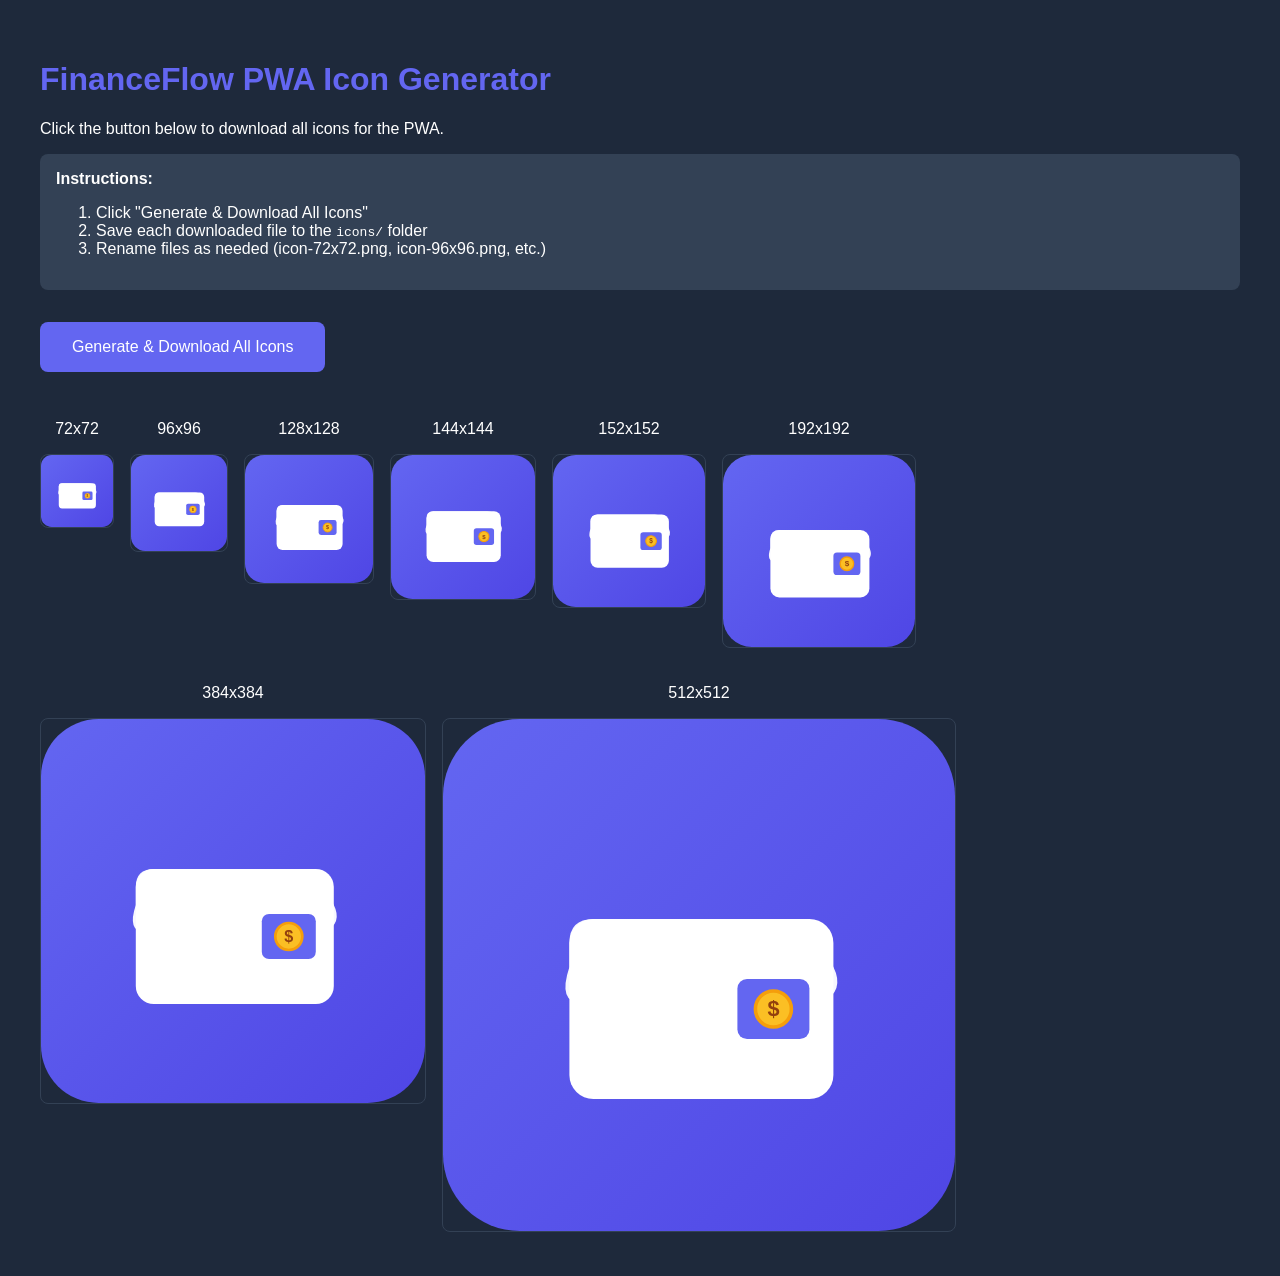
<file: generate-icons.html>
<!DOCTYPE html>
<html lang="en">
<head>
    <meta charset="UTF-8">
    <title>Generate PWA Icons</title>
    <style>
        body { font-family: Arial, sans-serif; padding: 2rem; background: #1e293b; color: white; }
        h1 { color: #6366f1; }
        .icons { display: flex; flex-wrap: wrap; gap: 1rem; margin-top: 2rem; }
        .icon-item { text-align: center; }
        canvas { border: 1px solid #334155; border-radius: 8px; }
        button { background: #6366f1; color: white; border: none; padding: 1rem 2rem; border-radius: 8px; cursor: pointer; font-size: 1rem; margin-top: 2rem; }
        button:hover { background: #4f46e5; }
        .instructions { background: #334155; padding: 1rem; border-radius: 8px; margin-top: 1rem; }
    </style>
</head>
<body>
    <h1>FinanceFlow PWA Icon Generator</h1>
    <p>Click the button below to download all icons for the PWA.</p>

    <div class="instructions">
        <strong>Instructions:</strong>
        <ol>
            <li>Click "Generate & Download All Icons"</li>
            <li>Save each downloaded file to the <code>icons/</code> folder</li>
            <li>Rename files as needed (icon-72x72.png, icon-96x96.png, etc.)</li>
        </ol>
    </div>

    <button onclick="generateAllIcons()">Generate & Download All Icons</button>

    <div class="icons" id="iconsContainer"></div>

    <script>
        const sizes = [72, 96, 128, 144, 152, 192, 384, 512];

        function drawIcon(ctx, size) {
            // Background gradient
            const gradient = ctx.createLinearGradient(0, 0, size, size);
            gradient.addColorStop(0, '#6366f1');
            gradient.addColorStop(1, '#4f46e5');

            // Draw rounded rectangle background
            const radius = size * 0.15;
            ctx.beginPath();
            ctx.roundRect(0, 0, size, size, radius);
            ctx.fillStyle = gradient;
            ctx.fill();

            // Draw wallet icon
            const scale = size / 512;
            ctx.save();
            ctx.translate(size * 0.2, size * 0.25);
            ctx.scale(scale * 1.2, scale * 1.2);

            // Wallet body
            ctx.fillStyle = '#ffffff';
            ctx.beginPath();
            ctx.roundRect(20, 60, 220, 150, 20);
            ctx.fill();

            // Wallet flap (lighter)
            ctx.fillStyle = 'rgba(255,255,255,0.95)';
            ctx.beginPath();
            ctx.moveTo(20, 100);
            ctx.lineTo(20, 80);
            ctx.quadraticCurveTo(20, 60, 40, 60);
            ctx.lineTo(200, 60);
            ctx.quadraticCurveTo(220, 60, 230, 80);
            ctx.lineTo(240, 100);
            ctx.quadraticCurveTo(250, 120, 230, 130);
            ctx.lineTo(30, 130);
            ctx.quadraticCurveTo(10, 130, 20, 100);
            ctx.fill();

            // Card slot
            ctx.fillStyle = '#6366f1';
            ctx.beginPath();
            ctx.roundRect(160, 110, 60, 50, 8);
            ctx.fill();

            // Coin
            ctx.fillStyle = '#fbbf24';
            ctx.beginPath();
            ctx.arc(190, 135, 15, 0, Math.PI * 2);
            ctx.fill();
            ctx.strokeStyle = '#f59e0b';
            ctx.lineWidth = 3;
            ctx.stroke();

            // Dollar sign
            ctx.fillStyle = '#92400e';
            ctx.font = 'bold 18px Arial';
            ctx.textAlign = 'center';
            ctx.textBaseline = 'middle';
            ctx.fillText('$', 190, 136);

            ctx.restore();
        }

        function generateIcon(size) {
            const canvas = document.createElement('canvas');
            canvas.width = size;
            canvas.height = size;
            const ctx = canvas.getContext('2d');
            drawIcon(ctx, size);
            return canvas;
        }

        function downloadIcon(canvas, filename) {
            const link = document.createElement('a');
            link.download = filename;
            link.href = canvas.toDataURL('image/png');
            link.click();
        }

        function generateAllIcons() {
            const container = document.getElementById('iconsContainer');
            container.innerHTML = '';

            sizes.forEach((size, index) => {
                setTimeout(() => {
                    const canvas = generateIcon(size);
                    const filename = `icon-${size}x${size}.png`;

                    const div = document.createElement('div');
                    div.className = 'icon-item';
                    div.innerHTML = `<p>${size}x${size}</p>`;
                    div.appendChild(canvas);
                    container.appendChild(div);

                    downloadIcon(canvas, filename);
                }, index * 500);
            });

            // Generate shortcut icons
            setTimeout(() => {
                generateShortcutIcon('shortcut-add.png', '+', '#22c55e');
                generateShortcutIcon('shortcut-accounts.png', 'A', '#3b82f6');
                generateShortcutIcon('shortcut-reports.png', 'R', '#f59e0b');
            }, sizes.length * 500 + 500);
        }

        function generateShortcutIcon(filename, letter, color) {
            const canvas = document.createElement('canvas');
            canvas.width = 96;
            canvas.height = 96;
            const ctx = canvas.getContext('2d');

            // Background
            ctx.fillStyle = color;
            ctx.beginPath();
            ctx.roundRect(0, 0, 96, 96, 15);
            ctx.fill();

            // Letter
            ctx.fillStyle = 'white';
            ctx.font = 'bold 48px Arial';
            ctx.textAlign = 'center';
            ctx.textBaseline = 'middle';
            ctx.fillText(letter, 48, 52);

            downloadIcon(canvas, filename);
        }

        // Auto-generate on load for preview
        window.onload = () => {
            const container = document.getElementById('iconsContainer');
            sizes.forEach(size => {
                const canvas = generateIcon(size);
                const div = document.createElement('div');
                div.className = 'icon-item';
                div.innerHTML = `<p>${size}x${size}</p>`;
                div.appendChild(canvas);
                container.appendChild(div);
            });
        };
    </script>
</body>
</html>
</file>
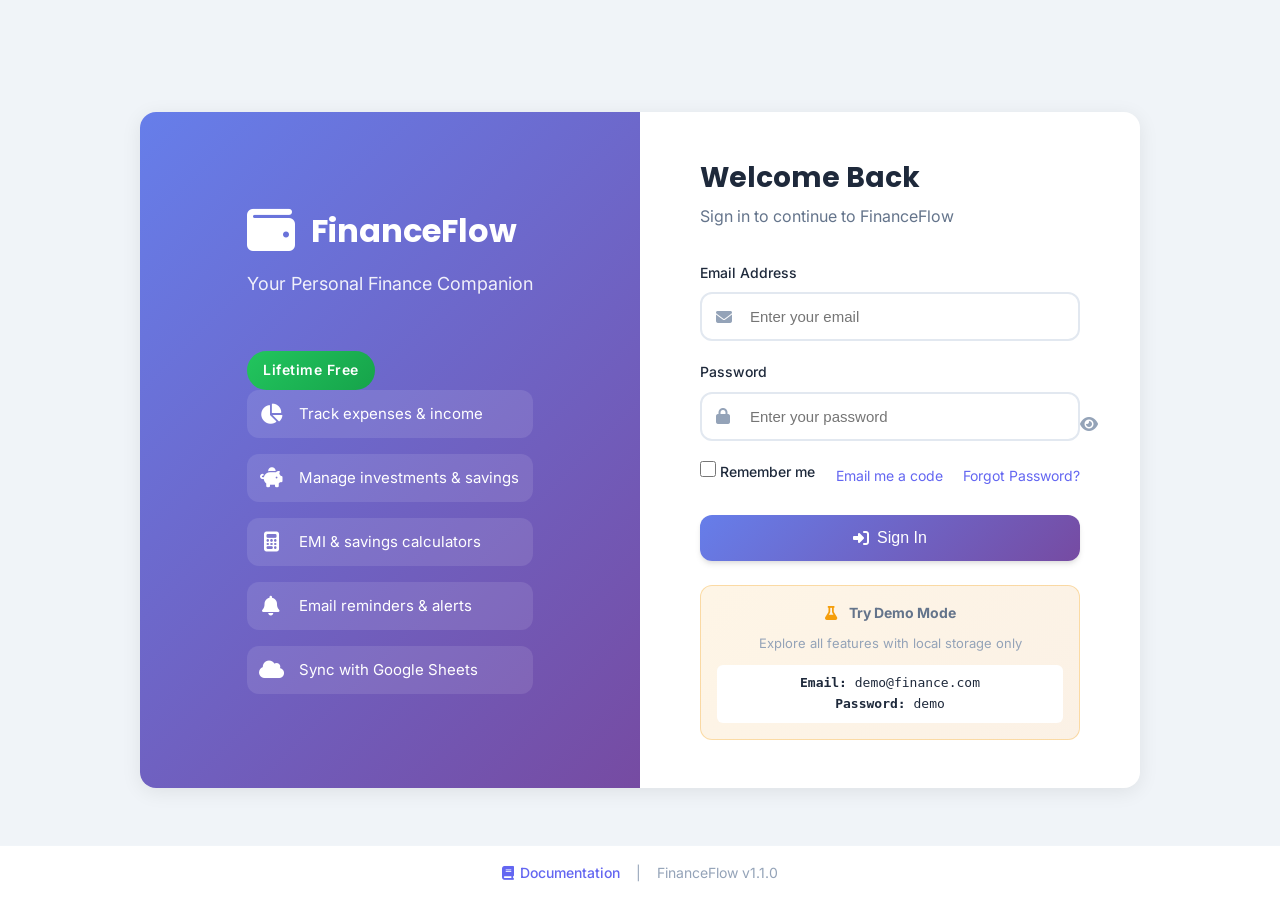
<file: investments.html>
<!DOCTYPE html>
<html lang="en">
<head>
    <meta charset="UTF-8">
    <meta name="viewport" content="width=device-width, initial-scale=1.0">
    
    <!-- PWA Meta Tags -->
    <meta name="theme-color" content="#6366f1">
    <meta name="apple-mobile-web-app-capable" content="yes">
    <meta name="apple-mobile-web-app-status-bar-style" content="black-translucent">
    <meta name="apple-mobile-web-app-title" content="FinanceFlow">
    <meta name="mobile-web-app-capable" content="yes">
    
    <!-- PWA Manifest -->
    <link rel="manifest" href="manifest.json">
    <link rel="apple-touch-icon" href="icons/icon-192x192.png">
    <title>Investments - FinanceFlow</title>
    <link rel="stylesheet" href="css/styles.css?v=1.2.0">
    <link rel="stylesheet" href="css/animations.css?v=1.2.0">
    <link rel="stylesheet" href="css/investments.css?v=1.2.0">
    <link href="https://fonts.googleapis.com/css2?family=Inter:wght@300;400;500;600;700&family=Poppins:wght@400;500;600;700&display=swap" rel="stylesheet">
    <link rel="stylesheet" href="https://cdnjs.cloudflare.com/ajax/libs/font-awesome/6.4.0/css/all.min.css">
    <script src="https://cdnjs.cloudflare.com/ajax/libs/gsap/3.12.2/gsap.min.js"></script>
</head>
<body>
    <!-- Global Loader -->
    <div class="global-loader" id="globalLoader">
        <div class="loader-spinner"></div>
        <div class="loader-text">Loading...</div>
        <div class="loader-subtext">Syncing your data</div>
    </div>

    <!-- Mobile Menu Toggle -->
    <button class="mobile-menu-toggle" id="mobileMenuToggle" aria-label="Toggle menu">
        <i class="fas fa-bars"></i>
    </button>

    <!-- Mobile Overlay -->
    <div class="mobile-overlay" id="mobileOverlay"></div>

    <!-- Sidebar Navigation -->
    <nav class="sidebar" id="sidebar">
        <div class="sidebar-header">
            <div class="logo">
                <i class="fas fa-wallet"></i>
                <span>FinanceFlow</span>
            </div>
            <button class="sidebar-toggle" id="sidebarToggle">
                <i class="fas fa-bars"></i>
            </button>
        </div>

        <ul class="nav-menu">
            <li class="nav-item">
                <a href="index.html" class="nav-link">
                    <i class="fas fa-home"></i>
                    <span>Dashboard</span>
                </a>
            </li>
            <li class="nav-item">
                <a href="accounts.html" class="nav-link">
                    <i class="fas fa-university"></i>
                    <span>Accounts & Cards</span>
                </a>
            </li>
            <li class="nav-item">
                <a href="transactions.html" class="nav-link">
                    <i class="fas fa-exchange-alt"></i>
                    <span>Transactions</span>
                </a>
            </li>
            <li class="nav-item active">
                <a href="investments.html" class="nav-link">
                    <i class="fas fa-piggy-bank"></i>
                    <span>Investments</span>
                </a>
            </li>
            <li class="nav-item">
                <a href="emis.html" class="nav-link">
                    <i class="fas fa-credit-card"></i>
                    <span>EMI & Loans</span>
                </a>
            </li>
            <li class="nav-item">
                <a href="calculators.html" class="nav-link">
                    <i class="fas fa-calculator"></i>
                    <span>Calculators</span>
                </a>
            </li>
            <li class="nav-item">
                <a href="reports.html" class="nav-link">
                    <i class="fas fa-chart-pie"></i>
                    <span>Reports</span>
                </a>
            </li>
            <li class="nav-item">
                <a href="categories.html" class="nav-link">
                    <i class="fas fa-tags"></i>
                    <span>Categories</span>
                </a>
            </li>
            <li class="nav-item">
                <a href="logs.html" class="nav-link">
                    <i class="fas fa-history"></i>
                    <span>Audit Logs</span>
                </a>
            </li>
            <li class="nav-item">
                <a href="settings.html" class="nav-link">
                    <i class="fas fa-cog"></i>
                    <span>Settings</span>
                </a>
            </li>
        </ul>

        <div class="sidebar-footer">
            <div class="user-info">
                <div class="user-avatar">
                    <i class="fas fa-user"></i>
                </div>
                <div class="user-details">
                    <span class="user-name" id="userName">User</span>
                    <span class="user-email" id="userEmail"></span>
                </div>
            </div>
            <button class="logout-btn" id="logoutBtn" title="Logout">
                <i class="fas fa-sign-out-alt"></i>
                <span>Logout</span>
            </button>
        </div>
    </nav>

    <!-- Main Content -->
    <main class="main-content">
        <!-- Top Header -->
        <header class="top-header">
            <div class="header-left">
                <h1 class="page-title">Investments & Savings</h1>
                <p class="page-subtitle">Track your investments and savings</p>
            </div>
            <div class="header-right">
                <a href="calculators.html" class="btn btn-secondary">
                    <i class="fas fa-calculator"></i>
                    <span>Calculators</span>
                </a>
            </div>
        </header>

        <!-- Investments Content -->
        <div class="investments-content">
            <!-- Overview Stats -->
            <section class="investment-stats">
                <div class="stat-card">
                    <div class="stat-icon" style="background: var(--gradient-1);">
                        <i class="fas fa-piggy-bank"></i>
                    </div>
                    <div class="stat-info">
                        <span class="stat-label">Total Investments</span>
                        <span class="stat-value" id="totalInvestments">₹0</span>
                    </div>
                </div>
                <div class="stat-card">
                    <div class="stat-icon" style="background: var(--gradient-2);">
                        <i class="fas fa-chart-line"></i>
                    </div>
                    <div class="stat-info">
                        <span class="stat-label">Expected Returns</span>
                        <span class="stat-value" id="expectedReturns">₹0</span>
                    </div>
                </div>
                <div class="stat-card">
                    <div class="stat-icon" style="background: var(--gradient-3);">
                        <i class="fas fa-percentage"></i>
                    </div>
                    <div class="stat-info">
                        <span class="stat-label">Avg Return Rate</span>
                        <span class="stat-value" id="avgReturnRate">0%</span>
                    </div>
                </div>
                <div class="stat-card">
                    <div class="stat-icon" style="background: var(--gradient-4);">
                        <i class="fas fa-clock"></i>
                    </div>
                    <div class="stat-info">
                        <span class="stat-label">Active Plans</span>
                        <span class="stat-value" id="activePlans">0</span>
                    </div>
                </div>
            </section>

            <!-- EMI Link Banner -->
            <section class="emi-link-banner" style="background: linear-gradient(135deg, #dbeafe, #bfdbfe); border-radius: var(--radius); padding: 1rem 1.5rem; margin-bottom: 1.5rem; display: flex; align-items: center; justify-content: space-between;">
                <div style="display: flex; align-items: center; gap: 0.75rem;">
                    <i class="fas fa-info-circle" style="color: #2563eb; font-size: 1.25rem;"></i>
                    <span style="color: #1e40af;">Looking for EMI & Loan management? It has moved to its own section.</span>
                </div>
                <a href="emis.html" class="btn btn-primary btn-sm">
                    <i class="fas fa-arrow-right"></i> Go to EMI & Loans
                </a>
            </section>

            <!-- Investments Grid -->
            <div class="investments-grid">
                <!-- Fixed Deposits -->
                <section class="card investment-section">
                    <div class="card-header">
                        <h3><i class="fas fa-landmark"></i> Fixed Deposits</h3>
                        <button class="btn btn-secondary btn-sm" id="addFdBtn">
                            <i class="fas fa-plus"></i> Add
                        </button>
                    </div>
                    <div class="investment-list" id="fdList">
                        <div class="empty-state-small">
                            <p>No FDs added yet</p>
                        </div>
                    </div>
                </section>

                <!-- Recurring Deposits -->
                <section class="card investment-section">
                    <div class="card-header">
                        <h3><i class="fas fa-coins"></i> Recurring Deposits</h3>
                        <button class="btn btn-secondary btn-sm" id="addRdBtn">
                            <i class="fas fa-plus"></i> Add
                        </button>
                    </div>
                    <div class="investment-list" id="rdList">
                        <div class="empty-state-small">
                            <p>No RDs added yet</p>
                        </div>
                    </div>
                </section>

                <!-- SIP / Mutual Funds -->
                <section class="card investment-section">
                    <div class="card-header">
                        <h3><i class="fas fa-chart-line"></i> SIP / Mutual Funds</h3>
                        <button class="btn btn-secondary btn-sm" id="addSipBtn">
                            <i class="fas fa-plus"></i> Add
                        </button>
                    </div>
                    <div class="investment-list" id="sipList">
                        <div class="empty-state-small">
                            <p>No SIPs added yet</p>
                        </div>
                    </div>
                </section>

                <!-- PPF -->
                <section class="card investment-section">
                    <div class="card-header">
                        <h3><i class="fas fa-shield-alt"></i> PPF Account</h3>
                        <button class="btn btn-secondary btn-sm" id="addPpfBtn">
                            <i class="fas fa-plus"></i> Add
                        </button>
                    </div>
                    <div class="investment-list" id="ppfList">
                        <div class="empty-state-small">
                            <p>No PPF added yet</p>
                        </div>
                    </div>
                </section>
            </div>

            <!-- Email Settings Card -->
            <section class="card email-settings-card">
                <div class="card-header">
                    <h3><i class="fas fa-envelope"></i> Investment Notifications</h3>
                </div>
                <div class="email-settings-content">
                    <div class="form-group">
                        <label>Your Email Address</label>
                        <input type="email" id="notificationEmail" placeholder="your.email@gmail.com">
                        <small>Investment reminders will be sent to this email</small>
                    </div>
                    <div class="notification-options">
                        <label class="toggle-label">
                            <input type="checkbox" id="enableMaturityReminders" checked>
                            <span class="toggle-switch"></span>
                            <span class="toggle-text">FD/RD maturity reminders (7 days before)</span>
                        </label>
                        <label class="toggle-label">
                            <input type="checkbox" id="enableSipReminders" checked>
                            <span class="toggle-switch"></span>
                            <span class="toggle-text">SIP payment date reminders</span>
                        </label>
                        <label class="toggle-label">
                            <input type="checkbox" id="enableInvestmentSummary">
                            <span class="toggle-switch"></span>
                            <span class="toggle-text">Monthly investment performance summary</span>
                        </label>
                    </div>
                    <button class="btn btn-primary" id="saveEmailSettings">
                        <i class="fas fa-save"></i> Save Settings
                    </button>
                </div>
            </section>
        </div>
    </main>

    <!-- Add FD Modal -->
    <div class="modal" id="addFdModal">
        <div class="modal-overlay"></div>
        <div class="modal-content">
            <div class="modal-header">
                <h2><i class="fas fa-landmark"></i> Add Fixed Deposit</h2>
                <button class="modal-close" data-close-modal="addFdModal">
                    <i class="fas fa-times"></i>
                </button>
            </div>
            <form id="addFdForm" class="modal-body">
                <div class="form-group">
                    <label>FD Name *</label>
                    <input type="text" name="name" placeholder="e.g., HDFC FD - 1 Year" required>
                </div>
                <div class="form-row">
                    <div class="form-group">
                        <label>Principal Amount (₹) *</label>
                        <input type="number" name="principal" placeholder="100000" min="1000" required>
                    </div>
                    <div class="form-group">
                        <label>Interest Rate (% p.a.) *</label>
                        <input type="number" name="interestRate" placeholder="7.5" step="0.01" min="0.1" max="20" required>
                    </div>
                </div>
                <div class="form-row">
                    <div class="form-group">
                        <label>Tenure *</label>
                        <div style="display: flex; gap: 0.5rem;">
                            <input type="number" name="tenureValue" placeholder="12" min="1" max="3650" required style="flex: 1;">
                            <select name="tenureUnit" style="width: 100px;">
                                <option value="days">Days</option>
                                <option value="months" selected>Months</option>
                                <option value="years">Years</option>
                            </select>
                        </div>
                    </div>
                    <div class="form-group">
                        <label>Start Date</label>
                        <input type="date" name="startDate">
                    </div>
                </div>
                <div class="form-group">
                    <label>Bank/Institution</label>
                    <input type="text" name="bank" placeholder="e.g., HDFC Bank">
                </div>
                <div class="form-actions">
                    <button type="button" class="btn btn-secondary" data-close-modal="addFdModal">Cancel</button>
                    <button type="submit" class="btn btn-primary">
                        <i class="fas fa-plus"></i> Add FD
                    </button>
                </div>
            </form>
        </div>
    </div>

    <!-- Add RD Modal -->
    <div class="modal" id="addRdModal">
        <div class="modal-overlay"></div>
        <div class="modal-content">
            <div class="modal-header">
                <h2><i class="fas fa-coins"></i> Add Recurring Deposit</h2>
                <button class="modal-close" data-close-modal="addRdModal">
                    <i class="fas fa-times"></i>
                </button>
            </div>
            <form id="addRdForm" class="modal-body">
                <div class="form-group">
                    <label>RD Name *</label>
                    <input type="text" name="name" placeholder="e.g., Post Office RD" required>
                </div>
                <div class="form-row">
                    <div class="form-group">
                        <label>Monthly Deposit (₹) *</label>
                        <input type="number" name="monthlyDeposit" placeholder="5000" min="100" required>
                    </div>
                    <div class="form-group">
                        <label>Interest Rate (% p.a.) *</label>
                        <input type="number" name="interestRate" placeholder="6.5" step="0.01" min="0.1" max="20" required>
                    </div>
                </div>
                <div class="form-row">
                    <div class="form-group">
                        <label>Tenure (Months) *</label>
                        <input type="number" name="tenureMonths" placeholder="60" min="6" max="120" required>
                    </div>
                    <div class="form-group">
                        <label>Start Date</label>
                        <input type="date" name="startDate">
                    </div>
                </div>
                <div class="form-group">
                    <label>Bank/Institution</label>
                    <input type="text" name="bank" placeholder="e.g., SBI">
                </div>
                <div class="form-actions">
                    <button type="button" class="btn btn-secondary" data-close-modal="addRdModal">Cancel</button>
                    <button type="submit" class="btn btn-primary">
                        <i class="fas fa-plus"></i> Add RD
                    </button>
                </div>
            </form>
        </div>
    </div>

    <!-- Add SIP Modal -->
    <div class="modal" id="addSipModal">
        <div class="modal-overlay"></div>
        <div class="modal-content">
            <div class="modal-header">
                <h2><i class="fas fa-chart-line"></i> Add SIP / Mutual Fund</h2>
                <button class="modal-close" data-close-modal="addSipModal">
                    <i class="fas fa-times"></i>
                </button>
            </div>
            <form id="addSipForm" class="modal-body">
                <div class="form-group">
                    <label>Fund Name *</label>
                    <input type="text" name="name" placeholder="e.g., Axis Bluechip Fund" required>
                </div>
                <div class="form-row">
                    <div class="form-group">
                        <label>Monthly SIP Amount (₹) *</label>
                        <input type="number" name="monthlyAmount" placeholder="5000" min="100" required>
                    </div>
                    <div class="form-group">
                        <label>Expected Returns (% p.a.) *</label>
                        <input type="number" name="expectedReturns" placeholder="12" step="0.1" min="1" max="50" required>
                    </div>
                </div>
                <div class="form-row">
                    <div class="form-group">
                        <label>Investment Period (Years) *</label>
                        <input type="number" name="tenureYears" placeholder="10" min="1" max="40" required>
                    </div>
                    <div class="form-group">
                        <label>Start Date</label>
                        <input type="date" name="startDate">
                    </div>
                </div>
                <div class="form-group">
                    <label>Fund House</label>
                    <input type="text" name="fundHouse" placeholder="e.g., Axis Mutual Fund">
                </div>
                <div class="form-actions">
                    <button type="button" class="btn btn-secondary" data-close-modal="addSipModal">Cancel</button>
                    <button type="submit" class="btn btn-primary">
                        <i class="fas fa-plus"></i> Add SIP
                    </button>
                </div>
            </form>
        </div>
    </div>

    <!-- Add PPF Modal -->
    <div class="modal" id="addPpfModal">
        <div class="modal-overlay"></div>
        <div class="modal-content">
            <div class="modal-header">
                <h2><i class="fas fa-shield-alt"></i> Add PPF Account</h2>
                <button class="modal-close" data-close-modal="addPpfModal">
                    <i class="fas fa-times"></i>
                </button>
            </div>
            <form id="addPpfForm" class="modal-body">
                <div class="form-group">
                    <label>Account Name *</label>
                    <input type="text" name="name" placeholder="e.g., Post Office PPF" required>
                </div>
                <div class="form-row">
                    <div class="form-group">
                        <label>Yearly Contribution (₹) *</label>
                        <input type="number" name="yearlyAmount" placeholder="150000" min="500" max="150000" required>
                        <small style="color: var(--text-muted);">Max: ₹1,50,000/year</small>
                    </div>
                    <div class="form-group">
                        <label>Tenure (Years) *</label>
                        <input type="number" name="tenureYears" placeholder="15" min="15" max="50" value="15" required>
                        <small style="color: var(--text-muted);">Min: 15 years</small>
                    </div>
                </div>
                <div class="form-row">
                    <div class="form-group">
                        <label>Start Date</label>
                        <input type="date" name="startDate">
                    </div>
                    <div class="form-group">
                        <label>Interest Rate (% p.a.)</label>
                        <input type="number" name="interestRate" value="7.1" step="0.1" readonly>
                        <small style="color: var(--text-muted);">Current PPF rate</small>
                    </div>
                </div>
                <div class="form-group">
                    <label>Bank/Post Office</label>
                    <input type="text" name="bank" placeholder="e.g., India Post">
                </div>
                <div class="form-actions">
                    <button type="button" class="btn btn-secondary" data-close-modal="addPpfModal">Cancel</button>
                    <button type="submit" class="btn btn-primary">
                        <i class="fas fa-plus"></i> Add PPF
                    </button>
                </div>
            </form>
        </div>
    </div>

    <!-- Page Footer -->
    <footer class="page-footer">
        <a href="docs.html" target="_blank"><i class="fas fa-book"></i> Documentation</a>
        <span>|</span>
        <span>FinanceFlow v1.1.0</span>
    </footer>

    <!-- Toast Notification -->
    <div class="toast-container" id="toastContainer"></div>

    <!-- Scripts -->
    <script src="js/config.js?v=1.2.0"></script>
    <script src="js/storage.js?v=1.2.0"></script>
    <script src="js/sheets-api.js?v=1.2.0"></script>
    <script src="js/app.js?v=1.2.0"></script>
    <script src="js/investments.js?v=1.2.0"></script>
    <script src="js/animations.js?v=1.2.0"></script>
</body>
</html>
</file>
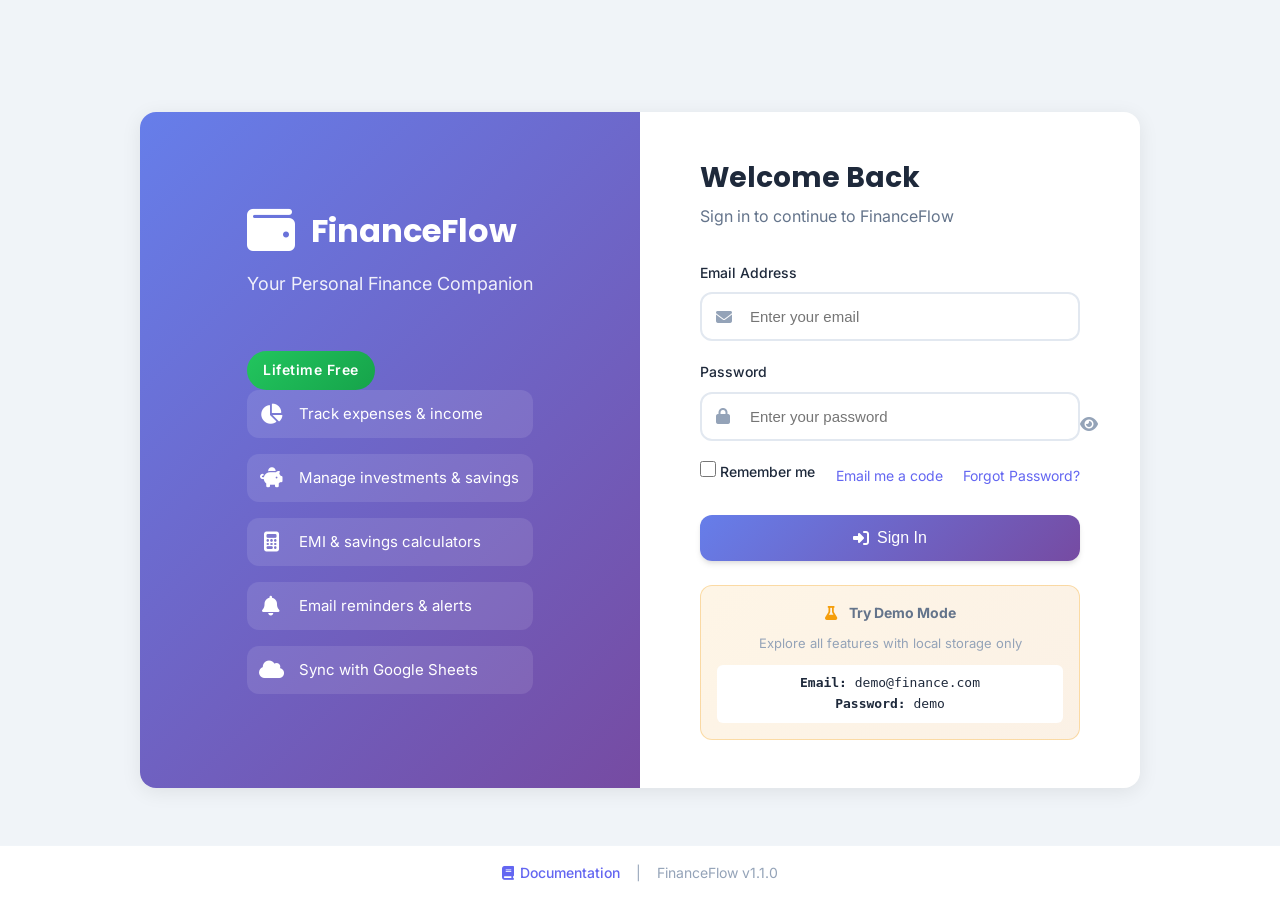
<file: login.html>
<!DOCTYPE html>
<html lang="en">
<head>
    <meta charset="UTF-8">
    <meta name="viewport" content="width=device-width, initial-scale=1.0">
    <title>Login - FinanceFlow</title>

    <!-- PWA Meta Tags -->
    <meta name="theme-color" content="#6366f1">
    <meta name="apple-mobile-web-app-capable" content="yes">
    <meta name="apple-mobile-web-app-status-bar-style" content="black-translucent">
    <meta name="apple-mobile-web-app-title" content="FinanceFlow">
    <meta name="mobile-web-app-capable" content="yes">

    <!-- PWA Manifest -->
    <link rel="manifest" href="manifest.json">
    <link rel="apple-touch-icon" href="icons/icon-192x192.png">

    <link rel="stylesheet" href="css/styles.css?v=1.2.0">
    <link rel="stylesheet" href="css/auth.css?v=1.2.0">
    <link href="https://fonts.googleapis.com/css2?family=Inter:wght@300;400;500;600;700&family=Poppins:wght@400;500;600;700&display=swap" rel="stylesheet">
    <link rel="stylesheet" href="https://cdnjs.cloudflare.com/ajax/libs/font-awesome/6.4.0/css/all.min.css">
</head>
<body class="auth-page">
    <div class="auth-container">
        <!-- Left Side - Branding -->
        <div class="auth-branding">
            <div class="branding-content">
                <div class="logo-large">
                    <i class="fas fa-wallet"></i>
                    <h1>FinanceFlow</h1>
                </div>
                <p class="tagline">Your Personal Finance Companion</p>
                <p class="lifetime-free" style="display: inline-block; margin-top: 0.75rem; padding: 0.5rem 1rem; background: linear-gradient(135deg, #22c55e, #16a34a); color: white; font-weight: 600; font-size: 0.875rem; border-radius: 2rem; letter-spacing: 0.5px;">Lifetime Free</p>
                <div class="features-list">
                    <div class="feature-item">
                        <i class="fas fa-chart-pie"></i>
                        <span>Track expenses & income</span>
                    </div>
                    <div class="feature-item">
                        <i class="fas fa-piggy-bank"></i>
                        <span>Manage investments & savings</span>
                    </div>
                    <div class="feature-item">
                        <i class="fas fa-calculator"></i>
                        <span>EMI & savings calculators</span>
                    </div>
                    <div class="feature-item">
                        <i class="fas fa-bell"></i>
                        <span>Email reminders & alerts</span>
                    </div>
                    <div class="feature-item">
                        <i class="fas fa-cloud"></i>
                        <span>Sync with Google Sheets</span>
                    </div>
                </div>
            </div>
        </div>

        <!-- Right Side - Auth Forms -->
        <div class="auth-forms">
            <!-- Login Form -->
            <div class="auth-form-container" id="loginForm">
                <h2>Welcome Back</h2>
                <p class="form-subtitle">Sign in to continue to FinanceFlow</p>

                <form id="loginFormElement">
                    <div class="form-group">
                        <label for="loginEmail">Email Address</label>
                        <div class="input-with-icon">
                            <i class="fas fa-envelope"></i>
                            <input type="email" id="loginEmail" placeholder="Enter your email" required>
                        </div>
                    </div>
                    <div class="form-group">
                        <label for="loginPassword">Password</label>
                        <div class="input-with-icon">
                            <i class="fas fa-lock"></i>
                            <input type="password" id="loginPassword" placeholder="Enter your password" required>
                            <button type="button" class="toggle-password" onclick="togglePassword('loginPassword')">
                                <i class="fas fa-eye"></i>
                            </button>
                        </div>
                    </div>
                    <div class="form-options">
                        <label class="checkbox-label">
                            <input type="checkbox" id="rememberMe">
                            <span>Remember me</span>
                        </label>
                        <a href="#" onclick="showForm('code')">Email me a code</a>
                        <a href="#" onclick="showForm('forgot')">Forgot Password?</a>
                    </div>
                    <button type="submit" class="btn btn-primary btn-block">
                        <i class="fas fa-sign-in-alt"></i> Sign In
                    </button>
                </form>

                <!-- Demo Account Info -->
                <div class="demo-info" style="margin-top: 1.5rem; padding: 1rem; background: linear-gradient(135deg, rgba(245, 158, 11, 0.1), rgba(217, 119, 6, 0.1)); border: 1px solid rgba(245, 158, 11, 0.3); border-radius: var(--radius); text-align: center;">
                    <p style="font-size: 0.875rem; color: var(--text-secondary); margin-bottom: 0.5rem;">
                        <i class="fas fa-flask" style="color: #f59e0b; margin-right: 0.5rem;"></i>
                        <strong>Try Demo Mode</strong>
                    </p>
                    <p style="font-size: 0.8125rem; color: var(--text-muted); margin-bottom: 0.75rem;">
                        Explore all features with local storage only
                    </p>
                    <div style="font-family: monospace; background: var(--bg-card); padding: 0.5rem; border-radius: var(--radius-sm); font-size: 0.8125rem;">
                        <div><strong>Email:</strong> demo@finance.com</div>
                        <div><strong>Password:</strong> demo</div>
                    </div>
                </div>

            </div>


            <!-- SIGN IN WITH A CODE.
                 Two steps in one container: ask for the email, then for the six digits the
                 server mailed. Password sign-in stays available above as a fallback - it is
                 the only route in for accounts created before this existed. -->
            <div class="auth-form-container hidden" id="codeForm">
                <h2>Sign in with a code</h2>
                <p class="form-subtitle">We will email you a six-digit code. No password needed.</p>

                <form id="codeRequestElement">
                    <div class="form-group">
                        <label for="codeEmail">Email Address</label>
                        <div class="input-with-icon">
                            <i class="fas fa-envelope"></i>
                            <input type="email" id="codeEmail" placeholder="Enter your email" required>
                        </div>
                    </div>
                    <button type="submit" class="btn btn-primary btn-block">
                        <i class="fas fa-paper-plane"></i> Email me a code
                    </button>
                </form>

                <form id="codeVerifyElement" class="hidden">
                    <div class="form-group">
                        <label for="codeDigits">Six-digit code</label>
                        <div class="input-with-icon">
                            <i class="fas fa-key"></i>
                            <input type="text" id="codeDigits" inputmode="numeric" autocomplete="one-time-code"
                                   maxlength="6" pattern="[0-9]{6}" placeholder="000000" required>
                        </div>
                    </div>
                    <p class="form-subtitle" id="codeSentTo"></p>
                    <button type="submit" class="btn btn-primary btn-block">
                        <i class="fas fa-sign-in-alt"></i> Sign in
                    </button>
                    <button type="button" class="btn btn-block" style="margin-top:.5rem"
                            onclick="Auth.resetCodeFlow()">Use a different email</button>
                </form>

                <div class="form-options" style="margin-top:1rem;justify-content:center">
                    <a href="#" onclick="showForm('login')">Sign in with a password instead</a>
                </div>
            </div>

            <!-- Forgot Password Form -->
            <div class="auth-form-container hidden" id="forgotForm">
                <h2>Forgot Password</h2>
                <p class="form-subtitle">Enter your email to receive a reset code</p>

                <form id="forgotFormElement">
                    <div class="form-group">
                        <label for="forgotEmail">Email Address</label>
                        <div class="input-with-icon">
                            <i class="fas fa-envelope"></i>
                            <input type="email" id="forgotEmail" placeholder="Enter your email" required>
                        </div>
                    </div>
                    <button type="submit" class="btn btn-primary btn-block">
                        <i class="fas fa-paper-plane"></i> Send Reset Code
                    </button>
                </form>

                <div class="auth-footer">
                    <p><a href="#" onclick="showForm('login')"><i class="fas fa-arrow-left"></i> Back to Sign In</a></p>
                </div>
            </div>

            <!-- Reset Password Form -->
            <div class="auth-form-container hidden" id="resetForm">
                <h2>Reset Password</h2>
                <p class="form-subtitle">Enter the code sent to your email</p>

                <form id="resetFormElement">
                    <div class="form-group">
                        <label for="resetCode">Reset Code</label>
                        <div class="code-inputs">
                            <input type="text" id="resetCode" maxlength="6" placeholder="000000" required>
                        </div>
                    </div>
                    <div class="form-group">
                        <label for="newPassword">New Password</label>
                        <div class="input-with-icon">
                            <i class="fas fa-lock"></i>
                            <input type="password" id="newPassword" placeholder="Enter new password" required minlength="6">
                            <button type="button" class="toggle-password" onclick="togglePassword('newPassword')">
                                <i class="fas fa-eye"></i>
                            </button>
                        </div>
                    </div>
                    <div class="form-group">
                        <label for="confirmNewPassword">Confirm New Password</label>
                        <div class="input-with-icon">
                            <i class="fas fa-lock"></i>
                            <input type="password" id="confirmNewPassword" placeholder="Confirm new password" required>
                        </div>
                    </div>
                    <button type="submit" class="btn btn-primary btn-block">
                        <i class="fas fa-key"></i> Reset Password
                    </button>
                </form>

                <div class="auth-footer">
                    <p><a href="#" onclick="showForm('forgot')">Didn't receive code? Resend</a></p>
                </div>
            </div>
        </div>
    </div>

    <!-- Footer -->
    <footer class="auth-page-footer">
        <a href="docs.html" target="_blank"><i class="fas fa-book"></i> Documentation</a>
        <span>|</span>
        <span>FinanceFlow v1.1.0</span>
    </footer>

    <!-- Toast Notification -->
    <div class="toast-container" id="toastContainer"></div>

    <!-- Scripts -->
    <script src="js/config.js?v=1.2.0"></script>
    <script src="js/storage.js?v=1.2.0"></script>
    <script src="js/sheets-api.js?v=1.2.0"></script>
    <script src="js/auth.js?v=1.2.0"></script>
</body>
</html>
</file>
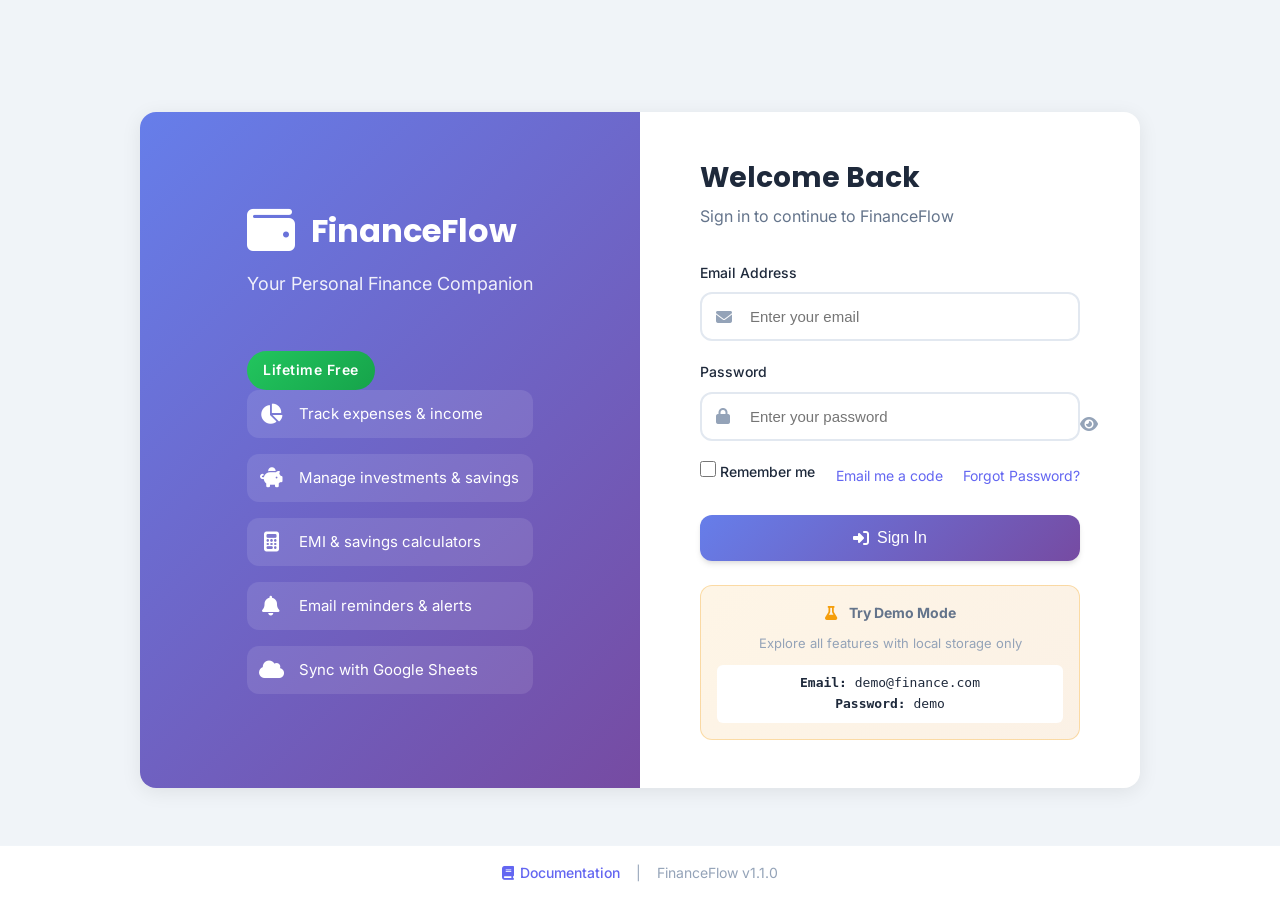
<file: logs.html>
<!DOCTYPE html>
<html lang="en">
<head>
    <meta charset="UTF-8">
    <meta name="viewport" content="width=device-width, initial-scale=1.0">
    
    <!-- PWA Meta Tags -->
    <meta name="theme-color" content="#6366f1">
    <meta name="apple-mobile-web-app-capable" content="yes">
    <meta name="apple-mobile-web-app-status-bar-style" content="black-translucent">
    <meta name="apple-mobile-web-app-title" content="FinanceFlow">
    <meta name="mobile-web-app-capable" content="yes">
    
    <!-- PWA Manifest -->
    <link rel="manifest" href="manifest.json">
    <link rel="apple-touch-icon" href="icons/icon-192x192.png">
    <title>Audit Logs - FinanceFlow</title>
    <link rel="stylesheet" href="css/styles.css?v=1.2.0">
    <link href="https://fonts.googleapis.com/css2?family=Inter:wght@300;400;500;600;700&family=Poppins:wght@400;500;600;700&display=swap" rel="stylesheet">
    <link rel="stylesheet" href="https://cdnjs.cloudflare.com/ajax/libs/font-awesome/6.4.0/css/all.min.css">
    <style>
        .logs-content {
            padding: 1.5rem;
        }

        .logs-header {
            display: flex;
            justify-content: space-between;
            align-items: center;
            margin-bottom: 1.5rem;
            flex-wrap: wrap;
            gap: 1rem;
        }

        .logs-filters {
            display: flex;
            gap: 0.75rem;
            flex-wrap: wrap;
        }

        .logs-filters select,
        .logs-filters input {
            padding: 0.5rem 0.75rem;
            border: 1px solid var(--light-200);
            border-radius: var(--radius);
            font-size: 0.875rem;
            background: var(--bg-card);
        }

        .logs-table-container {
            background: var(--bg-card);
            border-radius: var(--radius);
            box-shadow: var(--shadow-sm);
            overflow: hidden;
        }

        .logs-table {
            width: 100%;
            border-collapse: collapse;
        }

        .logs-table th,
        .logs-table td {
            padding: 0.875rem 1rem;
            text-align: left;
            border-bottom: 1px solid var(--light-100);
        }

        .logs-table th {
            background: var(--light-50);
            font-weight: 600;
            font-size: 0.75rem;
            text-transform: uppercase;
            color: var(--text-secondary);
            position: sticky;
            top: 0;
        }

        .logs-table tr:hover {
            background: var(--light-50);
        }

        .log-level {
            display: inline-flex;
            align-items: center;
            gap: 0.375rem;
            padding: 0.25rem 0.625rem;
            border-radius: var(--radius-full);
            font-size: 0.6875rem;
            font-weight: 600;
            text-transform: uppercase;
        }

        .log-level.error {
            background: #fee2e2;
            color: #dc2626;
        }

        .log-level.warning {
            background: #fef3c7;
            color: #d97706;
        }

        .log-level.info {
            background: #dbeafe;
            color: #2563eb;
        }

        .log-timestamp {
            font-size: 0.8125rem;
            color: var(--text-muted);
            white-space: nowrap;
        }

        .log-source {
            font-weight: 500;
            color: var(--primary);
        }

        .log-message {
            font-size: 0.875rem;
            max-width: 300px;
        }

        .log-details {
            font-size: 0.8125rem;
            color: var(--text-secondary);
            max-width: 250px;
            overflow: hidden;
            text-overflow: ellipsis;
            white-space: nowrap;
        }

        .log-details:hover {
            white-space: normal;
            word-break: break-word;
        }

        .log-user {
            font-size: 0.8125rem;
            color: var(--text-secondary);
        }

        .logs-pagination {
            display: flex;
            justify-content: space-between;
            align-items: center;
            padding: 1rem;
            border-top: 1px solid var(--light-100);
        }

        .pagination-info {
            font-size: 0.875rem;
            color: var(--text-muted);
        }

        .pagination-controls {
            display: flex;
            gap: 0.5rem;
        }

        .logs-empty {
            text-align: center;
            padding: 3rem;
            color: var(--text-muted);
        }

        .logs-empty i {
            font-size: 3rem;
            margin-bottom: 1rem;
            opacity: 0.5;
        }

        .refresh-btn {
            display: flex;
            align-items: center;
            gap: 0.5rem;
        }

        @media (max-width: 768px) {
            .logs-table-container {
                overflow-x: auto;
            }

            .logs-table {
                min-width: 800px;
            }
        }

        /* Mobile menu fix */
        .mobile-menu-toggle {
            z-index: 1100;
        }

        /* Dark Mode Support */
        [data-theme="dark"] .logs-filters select,
        [data-theme="dark"] .logs-filters input {
            background: var(--bg-card);
            border-color: var(--light-200);
            color: var(--text-primary);
        }

        [data-theme="dark"] .logs-table-container {
            background: var(--bg-card);
        }

        [data-theme="dark"] .logs-table th {
            background: var(--light-100);
            color: var(--text-secondary);
        }

        [data-theme="dark"] .logs-table td {
            color: var(--text-primary);
            border-bottom-color: var(--light-100);
        }

        [data-theme="dark"] .logs-table tr:hover {
            background: var(--light-100);
        }

        [data-theme="dark"] .log-level.error {
            background: rgba(239, 68, 68, 0.2);
            color: #f87171;
        }

        [data-theme="dark"] .log-level.warning {
            background: rgba(217, 119, 6, 0.2);
            color: #fbbf24;
        }

        [data-theme="dark"] .log-level.info {
            background: rgba(37, 99, 235, 0.2);
            color: #60a5fa;
        }
    </style>
</head>
<body>
    <!-- Global Loader -->
    <div class="global-loader" id="globalLoader">
        <div class="loader-spinner"></div>
        <div class="loader-text">Loading...</div>
        <div class="loader-subtext">Syncing your data</div>
    </div>

    <!-- Mobile Menu Toggle -->
    <button class="mobile-menu-toggle" id="mobileMenuToggle" aria-label="Toggle menu">
        <i class="fas fa-bars"></i>
    </button>

    <!-- Mobile Overlay -->
    <div class="mobile-overlay" id="mobileOverlay"></div>

    <!-- Sidebar -->
    <nav class="sidebar" id="sidebar">
        <div class="sidebar-header">
            <div class="logo">
                <i class="fas fa-wallet"></i>
                <span>FinanceFlow</span>
            </div>
            <button class="sidebar-toggle" id="sidebarToggle">
                <i class="fas fa-bars"></i>
            </button>
        </div>

        <ul class="nav-menu">
            <li class="nav-item">
                <a href="index.html" class="nav-link">
                    <i class="fas fa-home"></i>
                    <span>Dashboard</span>
                </a>
            </li>
            <li class="nav-item">
                <a href="accounts.html" class="nav-link">
                    <i class="fas fa-university"></i>
                    <span>Accounts & Cards</span>
                </a>
            </li>
            <li class="nav-item">
                <a href="transactions.html" class="nav-link">
                    <i class="fas fa-exchange-alt"></i>
                    <span>Transactions</span>
                </a>
            </li>
            <li class="nav-item">
                <a href="investments.html" class="nav-link">
                    <i class="fas fa-piggy-bank"></i>
                    <span>Investments</span>
                </a>
            </li>
            <li class="nav-item">
                <a href="emis.html" class="nav-link">
                    <i class="fas fa-credit-card"></i>
                    <span>EMI & Loans</span>
                </a>
            </li>
            <li class="nav-item">
                <a href="calculators.html" class="nav-link">
                    <i class="fas fa-calculator"></i>
                    <span>Calculators</span>
                </a>
            </li>
            <li class="nav-item">
                <a href="reports.html" class="nav-link">
                    <i class="fas fa-chart-pie"></i>
                    <span>Reports</span>
                </a>
            </li>
            <li class="nav-item">
                <a href="categories.html" class="nav-link">
                    <i class="fas fa-tags"></i>
                    <span>Categories</span>
                </a>
            </li>
            <li class="nav-item">
                <a href="logs.html" class="nav-link active">
                    <i class="fas fa-history"></i>
                    <span>Audit Logs</span>
                </a>
            </li>
            <li class="nav-item">
                <a href="settings.html" class="nav-link">
                    <i class="fas fa-cog"></i>
                    <span>Settings</span>
                </a>
            </li>
        </ul>

        <div class="sidebar-footer">
            <div class="user-info">
                <div class="user-avatar">
                    <i class="fas fa-user"></i>
                </div>
                <div class="user-details">
                    <span class="user-name" id="userName">User</span>
                    <span class="user-email" id="userEmail"></span>
                </div>
            </div>
            <button class="logout-btn" id="logoutBtn" title="Logout">
                <i class="fas fa-sign-out-alt"></i>
                <span>Logout</span>
            </button>
        </div>
    </nav>

    <!-- Main Content -->
    <main class="main-content">
        <!-- Top Header -->
        <header class="top-header">
            <div class="header-left">
                <h1 class="page-title">Audit Logs</h1>
                <p class="page-subtitle">System activity and user actions</p>
            </div>
            <div class="header-right">
                <button class="btn btn-secondary refresh-btn" id="refreshLogs">
                    <i class="fas fa-sync-alt"></i>
                    Refresh
                </button>
            </div>
        </header>

        <!-- Logs Content -->
        <div class="logs-content">
            <!-- Filters -->
            <div class="logs-header">
                <div class="logs-filters">
                    <select id="filterLevel">
                        <option value="">All Levels</option>
                        <option value="ERROR">Error</option>
                        <option value="WARNING">Warning</option>
                        <option value="INFO">Info</option>
                    </select>
                    <select id="filterSource">
                        <option value="">All Sources</option>
                        <option value="Auth">Authentication</option>
                        <option value="Transaction">Transactions</option>
                        <option value="Account">Accounts</option>
                        <option value="EmailService">Email</option>
                        <option value="FileUpload">File Upload</option>
                        <option value="Reports">Reports</option>
                        <option value="UserManagement">User Management</option>
                    </select>
                    <input type="text" id="searchLogs" placeholder="Search logs...">
                </div>
                <div class="pagination-info" id="logsInfo">
                    Showing 0 of 0 logs
                </div>
            </div>

            <!-- Logs Table -->
            <div class="logs-table-container">
                <table class="logs-table">
                    <thead>
                        <tr>
                            <th>Timestamp</th>
                            <th>Level</th>
                            <th>Source</th>
                            <th>Message</th>
                            <th>Details</th>
                            <th>User</th>
                        </tr>
                    </thead>
                    <tbody id="logsTableBody">
                        <tr>
                            <td colspan="6" class="logs-empty">
                                <i class="fas fa-spinner fa-spin"></i>
                                <p>Loading logs...</p>
                            </td>
                        </tr>
                    </tbody>
                </table>

                <!-- Pagination -->
                <div class="logs-pagination">
                    <div class="pagination-info" id="paginationInfo">
                        Page 1 of 1
                    </div>
                    <div class="pagination-controls">
                        <button class="btn btn-secondary btn-sm" id="prevPage" disabled>
                            <i class="fas fa-chevron-left"></i> Previous
                        </button>
                        <button class="btn btn-secondary btn-sm" id="nextPage" disabled>
                            Next <i class="fas fa-chevron-right"></i>
                        </button>
                    </div>
                </div>
            </div>
        </div>
    </main>

    <!-- Footer -->
    <footer class="page-footer">
        <a href="docs.html" target="_blank"><i class="fas fa-book"></i> Documentation</a>
        <span>|</span>
        <span>FinanceFlow v1.1.0</span>
    </footer>

    <!-- Toast Container -->
    <div class="toast-container" id="toastContainer"></div>

    <!-- Scripts -->
    <script src="js/config.js?v=1.2.0"></script>
    <script src="js/storage.js?v=1.2.0"></script>
    <script src="js/sheets-api.js?v=1.2.0"></script>
    <script src="js/app.js?v=1.2.0"></script>
    <script>
        const Logs = {
            currentPage: 1,
            pageSize: 50,
            totalLogs: 0,
            allLogs: [],
            filteredLogs: [],

            async init() {
                // Hide global loader immediately - logs page has its own loading state
                App.hideLoader();
                this.setupEventListeners();
                await this.loadLogs();
            },

            setupEventListeners() {
                document.getElementById('refreshLogs')?.addEventListener('click', () => this.loadLogs());
                document.getElementById('filterLevel')?.addEventListener('change', () => this.applyFilters());
                document.getElementById('filterSource')?.addEventListener('change', () => this.applyFilters());
                document.getElementById('searchLogs')?.addEventListener('input',
                    App.debounce(() => this.applyFilters(), 300)
                );
                document.getElementById('prevPage')?.addEventListener('click', () => this.changePage(-1));
                document.getElementById('nextPage')?.addEventListener('click', () => this.changePage(1));
            },

            async loadLogs() {
                const refreshBtn = document.getElementById('refreshLogs');
                if (refreshBtn) {
                    refreshBtn.innerHTML = '<i class="fas fa-spinner fa-spin"></i> Loading...';
                    refreshBtn.disabled = true;
                }

                try {
                    const result = await SheetsAPI.request('getLogs', { limit: 500 });
                    if (result.success) {
                        this.allLogs = result.logs;
                        this.totalLogs = result.total;
                        this.applyFilters();
                    } else {
                        App.showToast('Failed to load logs', 'error');
                    }
                } catch (error) {
                    App.showToast('Error loading logs: ' + error.message, 'error');
                }

                if (refreshBtn) {
                    refreshBtn.innerHTML = '<i class="fas fa-sync-alt"></i> Refresh';
                    refreshBtn.disabled = false;
                }
            },

            applyFilters() {
                const level = document.getElementById('filterLevel')?.value || '';
                const source = document.getElementById('filterSource')?.value || '';
                const search = (document.getElementById('searchLogs')?.value || '').toLowerCase();

                this.filteredLogs = this.allLogs.filter(log => {
                    if (level && log.level !== level) return false;
                    if (source && log.source !== source) return false;
                    if (search) {
                        const searchText = `${log.message} ${log.details} ${log.user}`.toLowerCase();
                        if (!searchText.includes(search)) return false;
                    }
                    return true;
                });

                this.currentPage = 1;
                this.renderLogs();
            },

            renderLogs() {
                const tbody = document.getElementById('logsTableBody');
                if (!tbody) return;

                const start = (this.currentPage - 1) * this.pageSize;
                const end = start + this.pageSize;
                const pageLogs = this.filteredLogs.slice(start, end);
                const totalPages = Math.ceil(this.filteredLogs.length / this.pageSize) || 1;

                if (pageLogs.length === 0) {
                    tbody.innerHTML = `
                        <tr>
                            <td colspan="6" class="logs-empty">
                                <i class="fas fa-clipboard-list"></i>
                                <p>No logs found</p>
                            </td>
                        </tr>
                    `;
                } else {
                    tbody.innerHTML = pageLogs.map(log => this.renderLogRow(log)).join('');
                }

                // Update info
                document.getElementById('logsInfo').textContent =
                    `Showing ${pageLogs.length} of ${this.filteredLogs.length} logs`;
                document.getElementById('paginationInfo').textContent =
                    `Page ${this.currentPage} of ${totalPages}`;

                // Update pagination buttons
                document.getElementById('prevPage').disabled = this.currentPage <= 1;
                document.getElementById('nextPage').disabled = this.currentPage >= totalPages;
            },

            renderLogRow(log) {
                const timestamp = new Date(log.timestamp).toLocaleString();
                const levelClass = log.level.toLowerCase();

                return `
                    <tr>
                        <td class="log-timestamp">${timestamp}</td>
                        <td><span class="log-level ${levelClass}">${log.level}</span></td>
                        <td class="log-source">${log.source}</td>
                        <td class="log-message">${this.escapeHtml(log.message)}</td>
                        <td class="log-details" title="${this.escapeHtml(log.details)}">${this.escapeHtml(log.details || '-')}</td>
                        <td class="log-user">${this.escapeHtml(log.user || 'System')}</td>
                    </tr>
                `;
            },

            escapeHtml(text) {
                if (!text) return '';
                const div = document.createElement('div');
                div.textContent = text;
                return div.innerHTML;
            },

            changePage(delta) {
                const totalPages = Math.ceil(this.filteredLogs.length / this.pageSize);
                const newPage = this.currentPage + delta;
                if (newPage >= 1 && newPage <= totalPages) {
                    this.currentPage = newPage;
                    this.renderLogs();
                }
            }
        };

        // Initialize
        document.addEventListener('DOMContentLoaded', () => {
            App.init();
            Logs.init();
        });
    </script>
</body>
</html>
</file>
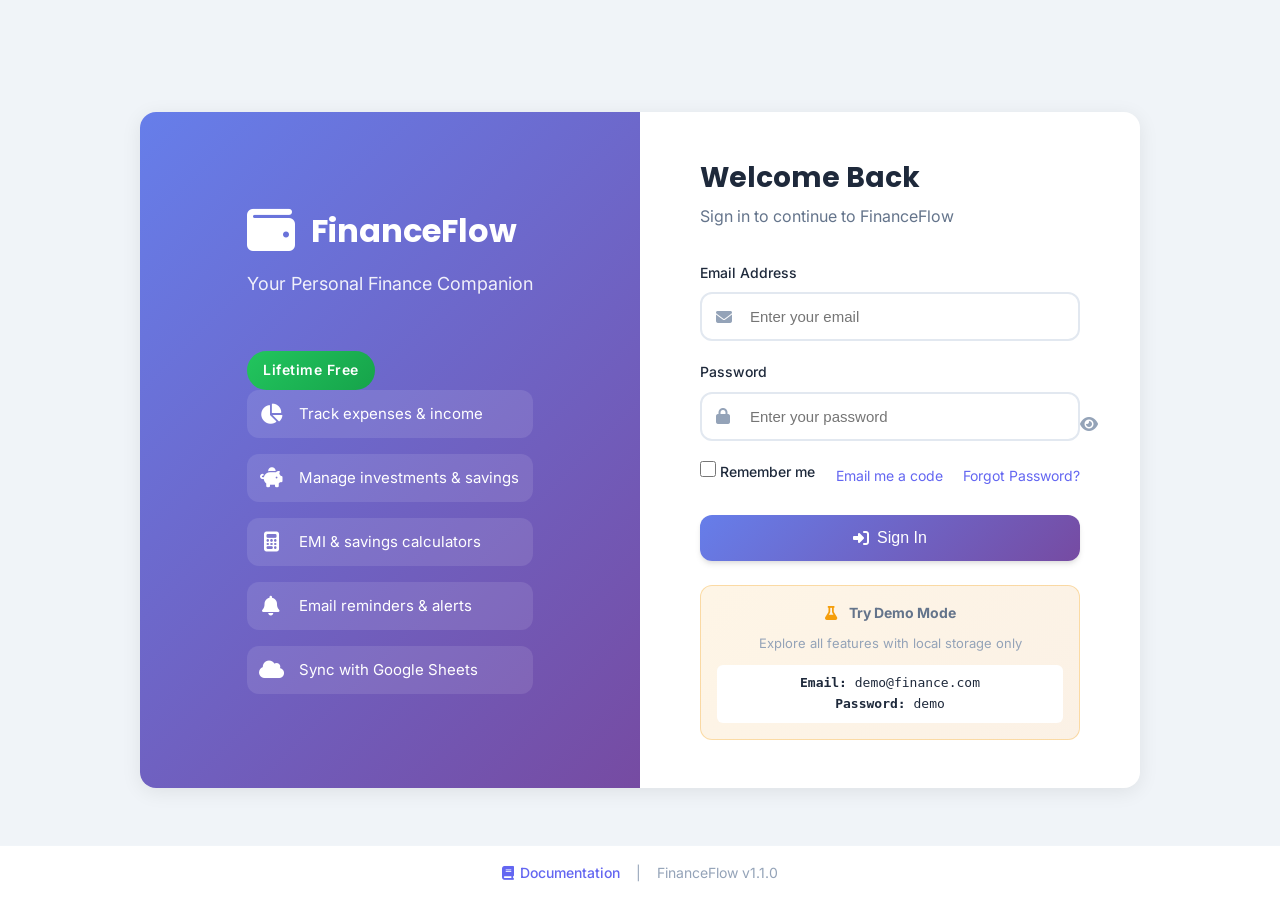
<file: settings.html>
<!DOCTYPE html>
<html lang="en">
<head>
    <meta charset="UTF-8">
    <meta name="viewport" content="width=device-width, initial-scale=1.0">
    
    <!-- PWA Meta Tags -->
    <meta name="theme-color" content="#6366f1">
    <meta name="apple-mobile-web-app-capable" content="yes">
    <meta name="apple-mobile-web-app-status-bar-style" content="black-translucent">
    <meta name="apple-mobile-web-app-title" content="FinanceFlow">
    <meta name="mobile-web-app-capable" content="yes">
    
    <!-- PWA Manifest -->
    <link rel="manifest" href="manifest.json">
    <link rel="apple-touch-icon" href="icons/icon-192x192.png">
    <title>Settings - FinanceFlow</title>
    <link rel="stylesheet" href="css/styles.css?v=1.2.0">
    <link rel="stylesheet" href="css/animations.css?v=1.2.0">
    <link href="https://fonts.googleapis.com/css2?family=Inter:wght@300;400;500;600;700&family=Poppins:wght@400;500;600;700&display=swap" rel="stylesheet">
    <link rel="stylesheet" href="https://cdnjs.cloudflare.com/ajax/libs/font-awesome/6.4.0/css/all.min.css">
    <script src="https://cdnjs.cloudflare.com/ajax/libs/gsap/3.12.2/gsap.min.js"></script>
</head>
<body>
    <!-- Global Loader -->
    <div class="global-loader" id="globalLoader">
        <div class="loader-spinner"></div>
        <div class="loader-text">Loading...</div>
        <div class="loader-subtext">Syncing your data</div>
    </div>

    <!-- Mobile Menu Toggle -->
    <button class="mobile-menu-toggle" id="mobileMenuToggle" aria-label="Toggle menu">
        <i class="fas fa-bars"></i>
    </button>

    <!-- Mobile Overlay -->
    <div class="mobile-overlay" id="mobileOverlay"></div>

    <!-- Sidebar Navigation -->
    <nav class="sidebar" id="sidebar">
        <div class="sidebar-header">
            <div class="logo">
                <i class="fas fa-wallet"></i>
                <span>FinanceFlow</span>
            </div>
            <button class="sidebar-toggle" id="sidebarToggle">
                <i class="fas fa-bars"></i>
            </button>
        </div>

        <ul class="nav-menu">
            <li class="nav-item">
                <a href="index.html" class="nav-link">
                    <i class="fas fa-home"></i>
                    <span>Dashboard</span>
                </a>
            </li>
            <li class="nav-item">
                <a href="accounts.html" class="nav-link">
                    <i class="fas fa-university"></i>
                    <span>Accounts & Cards</span>
                </a>
            </li>
            <li class="nav-item">
                <a href="transactions.html" class="nav-link">
                    <i class="fas fa-exchange-alt"></i>
                    <span>Transactions</span>
                </a>
            </li>
            <li class="nav-item">
                <a href="investments.html" class="nav-link">
                    <i class="fas fa-piggy-bank"></i>
                    <span>Investments</span>
                </a>
            </li>
            <li class="nav-item">
                <a href="emis.html" class="nav-link">
                    <i class="fas fa-credit-card"></i>
                    <span>EMI & Loans</span>
                </a>
            </li>
            <li class="nav-item">
                <a href="calculators.html" class="nav-link">
                    <i class="fas fa-calculator"></i>
                    <span>Calculators</span>
                </a>
            </li>
            <li class="nav-item">
                <a href="reports.html" class="nav-link">
                    <i class="fas fa-chart-pie"></i>
                    <span>Reports</span>
                </a>
            </li>
            <li class="nav-item">
                <a href="categories.html" class="nav-link">
                    <i class="fas fa-tags"></i>
                    <span>Categories</span>
                </a>
            </li>
            <li class="nav-item">
                <a href="logs.html" class="nav-link">
                    <i class="fas fa-history"></i>
                    <span>Audit Logs</span>
                </a>
            </li>
            <li class="nav-item active">
                <a href="settings.html" class="nav-link">
                    <i class="fas fa-cog"></i>
                    <span>Settings</span>
                </a>
            </li>
        </ul>

        <div class="sidebar-footer">
            <div class="user-info">
                <div class="user-avatar">
                    <i class="fas fa-user"></i>
                </div>
                <div class="user-details">
                    <span class="user-name" id="userName">User</span>
                    <span class="user-email" id="userEmail"></span>
                </div>
            </div>
            <button class="logout-btn" id="logoutBtn" title="Logout">
                <i class="fas fa-sign-out-alt"></i>
                <span>Logout</span>
            </button>
        </div>
    </nav>

    <!-- Main Content -->
    <main class="main-content">
        <!-- Top Header -->
        <header class="top-header">
            <div class="header-left">
                <h1 class="page-title">Settings</h1>
                <p class="page-subtitle">Configure your FinanceFlow preferences</p>
            </div>
        </header>

        <!-- Settings Content -->
        <div class="settings-content" style="padding: 2rem;">
            <!-- Google Sheets Connection -->
            <section class="settings-section card" style="margin-bottom: 1.5rem;">
                <div class="card-header">
                    <h3><i class="fab fa-google" style="color: #4285f4; margin-right: 0.5rem;"></i> Google Sheets Connection</h3>
                </div>
                <div style="padding: 0 1.5rem 1.5rem;">
                    <div class="form-group">
                        <label for="sheetUrl">Google Sheets URL</label>
                        <input type="url" id="sheetUrl" name="sheetUrl" placeholder="https://docs.google.com/spreadsheets/d/..." style="width: 100%;">
                        <small style="color: var(--text-muted); display: block; margin-top: 0.5rem;">
                            Enter the URL of your Google Sheet. Make sure to deploy the Apps Script as a Web App.
                        </small>
                    </div>
                    <div class="form-group">
                        <label for="webAppUrl">Web App URL (Deployed Script)</label>
                        <!-- READ-ONLY. One shared backend, so this address lives in
                             js/config.js. It used to be editable because FinanceFlow shipped
                             as a template where each user deployed their own script; here a
                             saved value silently outranked the code and pointed the app at a
                             different spreadsheet. Shown because it is useful to see, not
                             editable because it is never useful to change. -->
                        <input type="url" id="webAppUrl" name="webAppUrl" readonly
                               title="Set in js/config.js — one backend for everyone"
                               style="width: 100%; background: var(--bg-secondary, #f9fafb); cursor: not-allowed;">
                        <small style="color: var(--text-secondary, #6b7280); display:block; margin-top:.25rem">
                            Set in <code>js/config.js</code>. Everyone shares one backend, so this is not per-person.
                        </small>
                        <small style="color: var(--text-muted); display: block; margin-top: 0.5rem;">
                            This is the deployed URL of your Google Apps Script.
                        </small>
                    </div>
                    <div style="display: flex; gap: 0.75rem; align-items: center; flex-wrap: wrap;">
                        <button class="btn btn-primary" id="testConnection">
                            <i class="fas fa-plug"></i> Test Connection
                        </button>
                        <button class="btn btn-secondary" id="saveConnection">
                            <i class="fas fa-save"></i> Save Settings
                        </button>
                        <span id="connectionStatus" style="font-size: 0.875rem; color: var(--text-muted); flex-shrink: 0;">
                            <i class="fas fa-circle" style="color: var(--light-300);"></i> Not connected
                        </span>
                    </div>
                </div>
            </section>

            <!-- General Preferences -->
            <section class="settings-section card" style="margin-bottom: 1.5rem;">
                <div class="card-header">
                    <h3><i class="fas fa-sliders-h" style="margin-right: 0.5rem;"></i> General Preferences</h3>
                </div>
                <div style="padding: 0 1.5rem 1.5rem;">
                    <div class="form-row" style="margin-bottom: 1rem;">
                        <div class="form-group" style="flex: 1;">
                            <label for="currency">Currency</label>
                            <select id="currency" name="currency">
                                <option value="INR" selected>₹ Indian Rupee (INR)</option>
                                <option value="USD">$ US Dollar (USD)</option>
                                <option value="EUR">€ Euro (EUR)</option>
                                <option value="GBP">£ British Pound (GBP)</option>
                            </select>
                        </div>
                        <div class="form-group" style="flex: 1;">
                            <label for="dateFormat">Date Format</label>
                            <select id="dateFormat" name="dateFormat">
                                <option value="DD/MM/YYYY" selected>DD/MM/YYYY</option>
                                <option value="MM/DD/YYYY">MM/DD/YYYY</option>
                                <option value="YYYY-MM-DD">YYYY-MM-DD</option>
                            </select>
                        </div>
                    </div>
                    <div class="form-row">
                        <div class="form-group" style="flex: 1;">
                            <label for="fiscalYearStart">Fiscal Year Start</label>
                            <select id="fiscalYearStart" name="fiscalYearStart">
                                <option value="1">January</option>
                                <option value="4" selected>April (India)</option>
                                <option value="7">July</option>
                                <option value="10">October</option>
                            </select>
                        </div>
                        <div class="form-group" style="flex: 1;">
                            <label for="weekStart">Week Starts On</label>
                            <select id="weekStart" name="weekStart">
                                <option value="0">Sunday</option>
                                <option value="1" selected>Monday</option>
                            </select>
                        </div>
                    </div>
                </div>
            </section>

            <!-- Data Management -->

            <!-- TEAM. Adding an address IS the invitation: the person signs in with a code
                 emailed to it, which already proves they control the inbox. Owner-only
                 controls are hidden for non-owners as a courtesy - the server refuses them
                 regardless, since a static page cannot enforce anything. -->
            <section class="settings-section card" style="margin-bottom: 1.5rem;">
                <div class="card-header">
                    <h3><i class="fas fa-users" style="margin-right: 0.5rem;"></i> Team</h3>
                </div>
                <div style="padding: 0 1.5rem 1.5rem;">
                    <p style="font-size:.875rem;color:var(--text-secondary);margin-bottom:1rem">
                        Anyone listed here can sign in and record expenses. Adding an email is
                        the whole invitation &mdash; they sign in with a code sent to it.
                    </p>

                    <div id="membersList" style="display:flex;flex-direction:column;gap:.5rem;margin-bottom:1rem">
                        <p style="color:var(--text-secondary);font-size:.875rem">Loading&hellip;</p>
                    </div>

                    <div id="memberAddRow" class="hidden" style="display:flex;gap:.5rem;flex-wrap:wrap">
                        <input type="email" id="newMemberEmail" placeholder="their@email.com"
                               style="flex:1;min-width:200px">
                        <input type="text" id="newMemberName" placeholder="Name (optional)"
                               style="flex:1;min-width:140px">
                        <button type="button" class="btn btn-primary" id="addMemberBtn">
                            <i class="fas fa-user-plus"></i> Add
                        </button>
                    </div>
                    <p id="memberOwnerNote" class="hidden"
                       style="font-size:.8125rem;color:var(--text-secondary);margin-top:.75rem">
                        Only an owner can add or remove people.
                    </p>
                </div>
            </section>

            <section class="settings-section card" style="margin-bottom: 1.5rem;">
                <div class="card-header">
                    <h3><i class="fas fa-database" style="margin-right: 0.5rem;"></i> Data Management</h3>
                </div>
                <div style="padding: 0 1.5rem 1.5rem;">
                    <div style="display: flex; flex-wrap: wrap; gap: 1rem; margin-bottom: 1.5rem;">
                        <button class="btn btn-secondary" id="exportData">
                            <i class="fas fa-download"></i> Export All Data
                        </button>
                        <button class="btn btn-secondary" id="importData">
                            <i class="fas fa-upload"></i> Import Data
                        </button>
                        <button class="btn btn-secondary" id="syncNow">
                            <i class="fas fa-sync"></i> Sync Now
                        </button>
                    </div>
                    <div style="background: rgba(239, 68, 68, 0.1); border-radius: var(--radius); padding: 1rem; border-left: 4px solid var(--error);">
                        <h4 style="color: var(--error); margin-bottom: 0.5rem;">
                            <i class="fas fa-exclamation-triangle"></i> Danger Zone
                        </h4>
                        <p style="font-size: 0.875rem; color: var(--text-secondary); margin-bottom: 1rem;">
                            These actions are irreversible. Please be careful.
                        </p>
                        <button class="btn btn-danger" id="clearLocalData">
                            <i class="fas fa-trash"></i> Clear Local Data
                        </button>
                    </div>
                </div>
            </section>

            <!-- Automation & Scheduled Tasks -->
            <section class="settings-section card" style="margin-bottom: 1.5rem;">
                <div class="card-header">
                    <h3><i class="fas fa-clock" style="margin-right: 0.5rem;"></i> Automation & Scheduled Tasks</h3>
                </div>
                <div style="padding: 0 1.5rem 1.5rem;">
                    <p style="color: var(--text-secondary); font-size: 0.875rem; margin-bottom: 1.5rem;">
                        Configure automated tasks that run on Google's servers. These work even when you're not using the app.
                    </p>

                    <!-- Auto EMI Recording -->
                    <div style="background: var(--light-100); border-radius: var(--radius); padding: 1.25rem; margin-bottom: 1rem;">
                        <div style="display: flex; justify-content: space-between; align-items: flex-start; margin-bottom: 1rem;">
                            <div>
                                <h4 style="font-size: 1rem; margin-bottom: 0.25rem;"><i class="fas fa-credit-card" style="color: var(--primary); margin-right: 0.5rem;"></i>Auto-Record EMI Payments</h4>
                                <p style="font-size: 0.8125rem; color: var(--text-muted);">Automatically add EMI as expense on payment day</p>
                            </div>
                            <label class="toggle-label" style="cursor: pointer;">
                                <input type="checkbox" id="autoRecordEmi" checked style="display: none;">
                                <span class="toggle-switch" style="position: relative; width: 44px; height: 24px; background: var(--primary); border-radius: var(--radius-full); transition: var(--transition);"></span>
                            </label>
                        </div>
                        <div class="form-row" style="display: flex; gap: 1rem;">
                            <div class="form-group" style="flex: 1;">
                                <label style="font-size: 0.8125rem;">Run at time</label>
                                <select id="emiRecordTime" style="width: 100%;">
                                    <option value="6">6:00 AM</option>
                                    <option value="7">7:00 AM</option>
                                    <option value="8">8:00 AM</option>
                                    <option value="9">9:00 AM</option>
                                    <option value="10" selected>10:00 AM</option>
                                    <option value="11">11:00 AM</option>
                                    <option value="12">12:00 PM</option>
                                </select>
                            </div>
                        </div>
                    </div>

                    <!-- EMI Reminders -->
                    <div style="background: var(--light-100); border-radius: var(--radius); padding: 1.25rem; margin-bottom: 1rem;">
                        <div style="display: flex; justify-content: space-between; align-items: flex-start; margin-bottom: 1rem;">
                            <div>
                                <h4 style="font-size: 1rem; margin-bottom: 0.25rem;"><i class="fas fa-bell" style="color: var(--accent-1); margin-right: 0.5rem;"></i>EMI Payment Reminders</h4>
                                <p style="font-size: 0.8125rem; color: var(--text-muted);">Get email reminders before EMI due date</p>
                            </div>
                            <label class="toggle-label" style="cursor: pointer;">
                                <input type="checkbox" id="emiReminders" checked style="display: none;">
                                <span class="toggle-switch" style="position: relative; width: 44px; height: 24px; background: var(--primary); border-radius: var(--radius-full); transition: var(--transition);"></span>
                            </label>
                        </div>
                        <div class="form-row" style="display: flex; gap: 1rem;">
                            <div class="form-group" style="flex: 1;">
                                <label style="font-size: 0.8125rem;">Remind me</label>
                                <select id="emiReminderDays" style="width: 100%;">
                                    <option value="1">1 day before</option>
                                    <option value="2">2 days before</option>
                                    <option value="3" selected>3 days before</option>
                                    <option value="5">5 days before</option>
                                    <option value="7">1 week before</option>
                                </select>
                            </div>
                            <div class="form-group" style="flex: 1;">
                                <label style="font-size: 0.8125rem;">Send at time</label>
                                <select id="emiReminderTime" style="width: 100%;">
                                    <option value="7">7:00 AM</option>
                                    <option value="8">8:00 AM</option>
                                    <option value="9" selected>9:00 AM</option>
                                    <option value="10">10:00 AM</option>
                                    <option value="18">6:00 PM</option>
                                    <option value="20">8:00 PM</option>
                                </select>
                            </div>
                        </div>
                    </div>

                    <!-- Weekly Summary -->
                    <div style="background: var(--light-100); border-radius: var(--radius); padding: 1.25rem; margin-bottom: 1rem;">
                        <div style="display: flex; justify-content: space-between; align-items: flex-start; margin-bottom: 1rem;">
                            <div>
                                <h4 style="font-size: 1rem; margin-bottom: 0.25rem;"><i class="fas fa-chart-bar" style="color: var(--secondary); margin-right: 0.5rem;"></i>Weekly Financial Summary</h4>
                                <p style="font-size: 0.8125rem; color: var(--text-muted);">Receive weekly spending summary via email</p>
                            </div>
                            <label class="toggle-label" style="cursor: pointer;">
                                <input type="checkbox" id="weeklySummary" style="display: none;">
                                <span class="toggle-switch" style="position: relative; width: 44px; height: 24px; background: var(--light-200); border-radius: var(--radius-full); transition: var(--transition);"></span>
                            </label>
                        </div>
                        <div class="form-row" style="display: flex; gap: 1rem;">
                            <div class="form-group" style="flex: 1;">
                                <label style="font-size: 0.8125rem;">Send on</label>
                                <select id="summaryDay" style="width: 100%;">
                                    <option value="1" selected>Monday</option>
                                    <option value="5">Friday</option>
                                    <option value="0">Sunday</option>
                                </select>
                            </div>
                            <div class="form-group" style="flex: 1;">
                                <label style="font-size: 0.8125rem;">At time</label>
                                <select id="summaryTime" style="width: 100%;">
                                    <option value="7">7:00 AM</option>
                                    <option value="8">8:00 AM</option>
                                    <option value="9" selected>9:00 AM</option>
                                    <option value="18">6:00 PM</option>
                                </select>
                            </div>
                            <div class="form-group" style="flex: 0 0 auto; display: flex; align-items: flex-end;">
                                <button type="button" class="btn btn-secondary btn-sm" id="sendWeeklySummaryNow" style="white-space: nowrap;">
                                    <i class="fas fa-paper-plane"></i> Send Now
                                </button>
                            </div>
                        </div>
                    </div>

                    <!-- Monthly Report -->
                    <div style="background: var(--light-100); border-radius: var(--radius); padding: 1.25rem; margin-bottom: 1rem;">
                        <div style="display: flex; justify-content: space-between; align-items: flex-start; margin-bottom: 1rem;">
                            <div>
                                <h4 style="font-size: 1rem; margin-bottom: 0.25rem;"><i class="fas fa-file-invoice" style="color: var(--accent-2); margin-right: 0.5rem;"></i>Monthly Financial Report</h4>
                                <p style="font-size: 0.8125rem; color: var(--text-muted);">Detailed monthly report with income, expenses, and trends</p>
                            </div>
                            <label class="toggle-label" style="cursor: pointer;">
                                <input type="checkbox" id="monthlyReport" style="display: none;">
                                <span class="toggle-switch" style="position: relative; width: 44px; height: 24px; background: var(--light-200); border-radius: var(--radius-full); transition: var(--transition);"></span>
                            </label>
                        </div>
                        <div class="form-row" style="display: flex; gap: 1rem;">
                            <div class="form-group" style="flex: 1;">
                                <label style="font-size: 0.8125rem;">Send on day</label>
                                <select id="monthlyReportDay" style="width: 100%;">
                                    <option value="1" selected>1st of month</option>
                                    <option value="5">5th of month</option>
                                    <option value="15">15th of month</option>
                                    <option value="last">Last day of month</option>
                                </select>
                            </div>
                            <div class="form-group" style="flex: 1;">
                                <label style="font-size: 0.8125rem;">At time</label>
                                <select id="monthlyReportTime" style="width: 100%;">
                                    <option value="7">7:00 AM</option>
                                    <option value="8">8:00 AM</option>
                                    <option value="9" selected>9:00 AM</option>
                                    <option value="18">6:00 PM</option>
                                </select>
                            </div>
                            <div class="form-group" style="flex: 0 0 auto; display: flex; align-items: flex-end;">
                                <button type="button" class="btn btn-secondary btn-sm" id="sendMonthlyReportNow" style="white-space: nowrap;">
                                    <i class="fas fa-paper-plane"></i> Send Now
                                </button>
                            </div>
                        </div>
                    </div>

                    <!-- Recurring Expenses -->
                    <div style="background: var(--light-100); border-radius: var(--radius); padding: 1.25rem; margin-bottom: 1.5rem;">
                        <div style="display: flex; justify-content: space-between; align-items: flex-start; margin-bottom: 1rem;">
                            <div>
                                <h4 style="font-size: 1rem; margin-bottom: 0.25rem;"><i class="fas fa-redo" style="color: var(--accent-3); margin-right: 0.5rem;"></i>Recurring Transactions</h4>
                                <p style="font-size: 0.8125rem; color: var(--text-muted);">Handle recurring expenses (bills, subscriptions, EMIs)</p>
                            </div>
                            <label class="toggle-label" style="cursor: pointer;">
                                <input type="checkbox" id="autoRecurring" checked style="display: none;">
                                <span class="toggle-switch" style="position: relative; width: 44px; height: 24px; background: var(--primary); border-radius: var(--radius-full); transition: var(--transition);"></span>
                            </label>
                        </div>
                        <div class="form-row" style="display: flex; gap: 1rem; margin-bottom: 1rem;">
                            <div class="form-group" style="flex: 1;">
                                <label style="font-size: 0.8125rem;">When scheduled date arrives</label>
                                <select id="recurringMode" style="width: 100%;">
                                    <option value="auto">Auto-add to transactions</option>
                                    <option value="confirm" selected>Ask for confirmation first</option>
                                </select>
                                <small style="font-size: 0.75rem; color: var(--text-muted); margin-top: 0.25rem; display: block;">
                                    "Confirm" will show pending transactions for you to approve or cancel
                                </small>
                            </div>
                        </div>
                        <a href="transactions.html" style="font-size: 0.8125rem; color: var(--primary);">
                            <i class="fas fa-plus"></i> Manage recurring expenses in Transactions
                        </a>
                    </div>

                    <div class="form-group">
                        <label for="notifyEmail">Notification Email (To)</label>
                        <input type="email" id="notifyEmail" placeholder="your.email@gmail.com" style="width: 100%;">
                        <small style="color: var(--text-muted); display: block; margin-top: 0.5rem;">
                            Primary email address for all automated notifications.
                        </small>
                    </div>

                    <div class="form-group" style="margin-top: 1rem;">
                        <label for="notifyCc">CC Recipients (Optional)</label>
                        <input type="text" id="notifyCc" placeholder="email1@example.com, email2@example.com" style="width: 100%;">
                        <small style="color: var(--text-muted); display: block; margin-top: 0.5rem;">
                            Additional email addresses to receive copies. Separate multiple emails with commas.
                        </small>
                    </div>

                    <button class="btn btn-primary" id="saveAutomationSettings" style="margin-top: 1rem;">
                        <i class="fas fa-save"></i> Save Automation Settings
                    </button>
                </div>
            </section>

            <!-- Appearance -->
            <section class="settings-section card" style="margin-bottom: 1.5rem;">
                <div class="card-header">
                    <h3><i class="fas fa-palette" style="margin-right: 0.5rem;"></i> Appearance</h3>
                </div>
                <div style="padding: 0 1.5rem 1.5rem;">
                    <div class="form-group">
                        <label>Theme</label>
                        <div style="display: flex; gap: 1rem; margin-top: 0.5rem;">
                            <label class="theme-option" style="display: flex; flex-direction: column; align-items: center; cursor: pointer;">
                                <input type="radio" name="theme" value="light" checked style="display: none;">
                                <div style="width: 80px; height: 60px; background: white; border: 2px solid var(--light-200); border-radius: var(--radius); display: flex; align-items: center; justify-content: center; transition: var(--transition);">
                                    <i class="fas fa-sun" style="color: var(--accent-1);"></i>
                                </div>
                                <span style="margin-top: 0.5rem; font-size: 0.875rem;">Light</span>
                            </label>
                            <label class="theme-option" style="display: flex; flex-direction: column; align-items: center; cursor: pointer;">
                                <input type="radio" name="theme" value="dark" style="display: none;">
                                <div style="width: 80px; height: 60px; background: var(--dark); border: 2px solid var(--dark-200); border-radius: var(--radius); display: flex; align-items: center; justify-content: center; transition: var(--transition);">
                                    <i class="fas fa-moon" style="color: var(--primary-light);"></i>
                                </div>
                                <span style="margin-top: 0.5rem; font-size: 0.875rem;">Dark</span>
                            </label>
                            <label class="theme-option" style="display: flex; flex-direction: column; align-items: center; cursor: pointer;">
                                <input type="radio" name="theme" value="auto" style="display: none;">
                                <div style="width: 80px; height: 60px; background: linear-gradient(135deg, white 50%, var(--dark) 50%); border: 2px solid var(--light-200); border-radius: var(--radius); display: flex; align-items: center; justify-content: center; transition: var(--transition);">
                                    <i class="fas fa-adjust" style="color: var(--text-secondary);"></i>
                                </div>
                                <span style="margin-top: 0.5rem; font-size: 0.875rem;">Auto</span>
                            </label>
                        </div>
                    </div>
                    <div class="form-group" style="margin-top: 1.5rem;">
                        <label class="toggle-label" style="display: flex; align-items: center; gap: 0.75rem; cursor: pointer;">
                            <input type="checkbox" id="compactMode" style="display: none;">
                            <span class="toggle-switch" style="position: relative; width: 44px; height: 24px; background: var(--light-200); border-radius: var(--radius-full); transition: var(--transition);"></span>
                            <span>Compact Mode</span>
                        </label>
                    </div>
                    <div class="form-group" style="margin-top: 1rem;">
                        <label class="toggle-label" style="display: flex; align-items: center; gap: 0.75rem; cursor: pointer;">
                            <input type="checkbox" id="animations" checked style="display: none;">
                            <span class="toggle-switch" style="position: relative; width: 44px; height: 24px; background: var(--primary); border-radius: var(--radius-full); transition: var(--transition);"></span>
                            <span>Enable Animations</span>
                        </label>
                    </div>
                </div>
            </section>

            <!-- About -->
            <section class="settings-section card">
                <div class="card-header">
                    <h3><i class="fas fa-info-circle" style="margin-right: 0.5rem;"></i> About</h3>
                </div>
                <div style="padding: 0 1.5rem 1.5rem;">
                    <div style="display: flex; align-items: center; gap: 1rem; margin-bottom: 1rem;">
                        <div style="width: 64px; height: 64px; background: var(--gradient-1); border-radius: var(--radius-lg); display: flex; align-items: center; justify-content: center;">
                            <i class="fas fa-wallet" style="font-size: 1.75rem; color: white;"></i>
                        </div>
                        <div>
                            <h4 style="font-size: 1.25rem; margin-bottom: 0.25rem;">FinanceFlow</h4>
                            <p style="color: var(--text-muted); font-size: 0.875rem;">Version 1.0.0</p>
                        </div>
                    </div>
                    <p style="color: var(--text-secondary); font-size: 0.9375rem; line-height: 1.6;">
                        A modern personal finance tracker that syncs with Google Sheets. Track your income, expenses, and analyze your spending patterns with beautiful charts and reports.
                    </p>
                    <div style="margin-top: 1.5rem; padding-top: 1rem; border-top: 1px solid var(--light-100);">
                        <p style="font-size: 0.8125rem; color: var(--text-muted);">
                            Made with <i class="fas fa-heart" style="color: var(--error);"></i> for better financial management by <strong>Sanheen Sethi</strong>
                        </p>
                    </div>
                </div>
            </section>
        </div>
    </main>

    <!-- Page Footer -->
    <footer class="page-footer">
        <a href="docs.html" target="_blank"><i class="fas fa-book"></i> Documentation</a>
        <span>|</span>
        <span>FinanceFlow v1.1.0</span>
    </footer>

    <!-- Toast Notification -->
    <div class="toast-container" id="toastContainer"></div>

    <!-- Scripts -->
    <script src="js/config.js?v=1.2.0"></script>
    <script src="js/sheets-api.js?v=1.2.0"></script>
    <script src="js/storage.js?v=1.2.0"></script>
    <script src="js/app.js?v=1.2.0"></script>
    <script src="js/settings.js?v=1.2.0"></script>
    <script src="js/animations.js?v=1.2.0"></script>
</body>
</html>
</file>
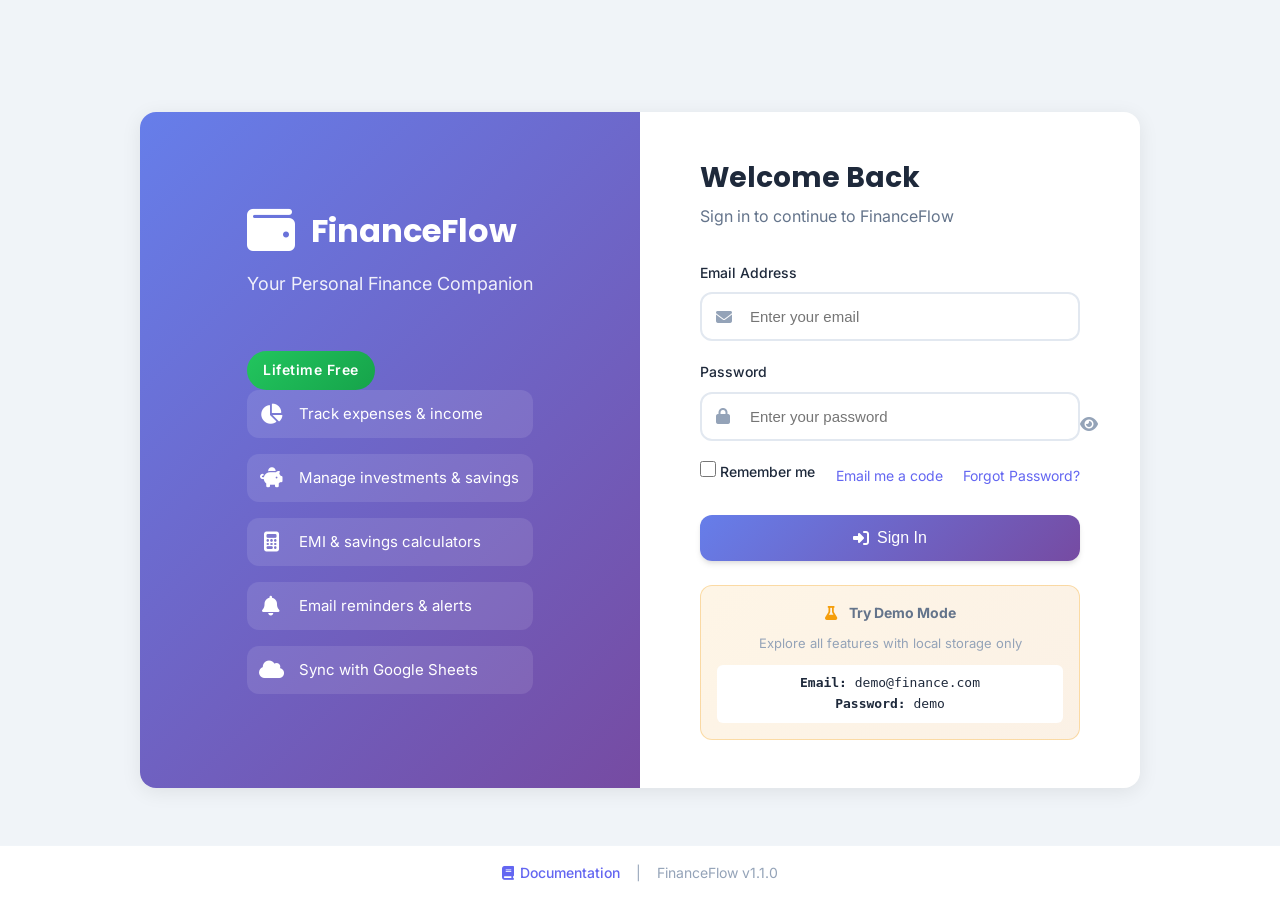
<file: transactions.html>
<!DOCTYPE html>
<html lang="en">
<head>
    <meta charset="UTF-8">
    <meta name="viewport" content="width=device-width, initial-scale=1.0">
    
    <!-- PWA Meta Tags -->
    <meta name="theme-color" content="#6366f1">
    <meta name="apple-mobile-web-app-capable" content="yes">
    <meta name="apple-mobile-web-app-status-bar-style" content="black-translucent">
    <meta name="apple-mobile-web-app-title" content="FinanceFlow">
    <meta name="mobile-web-app-capable" content="yes">
    
    <!-- PWA Manifest -->
    <link rel="manifest" href="manifest.json">
    <link rel="apple-touch-icon" href="icons/icon-192x192.png">
    <title>Transactions - FinanceFlow</title>
    <link rel="stylesheet" href="css/styles.css?v=1.2.0">
    <link rel="stylesheet" href="css/animations.css?v=1.2.0">
    <link rel="stylesheet" href="css/transactions.css?v=1.2.0">
    <link href="https://fonts.googleapis.com/css2?family=Inter:wght@300;400;500;600;700&family=Poppins:wght@400;500;600;700&display=swap" rel="stylesheet">
    <link rel="stylesheet" href="https://cdnjs.cloudflare.com/ajax/libs/font-awesome/6.4.0/css/all.min.css">
    <script src="https://cdnjs.cloudflare.com/ajax/libs/gsap/3.12.2/gsap.min.js"></script>
</head>
<body>
    <!-- Global Loader -->
    <div class="global-loader" id="globalLoader">
        <div class="loader-spinner"></div>
        <div class="loader-text">Loading...</div>
        <div class="loader-subtext">Syncing your data</div>
    </div>

    <!-- Mobile Menu Toggle -->
    <button class="mobile-menu-toggle" id="mobileMenuToggle" aria-label="Toggle menu">
        <i class="fas fa-bars"></i>
    </button>

    <!-- Mobile Overlay -->
    <div class="mobile-overlay" id="mobileOverlay"></div>

    <!-- Sidebar Navigation -->
    <nav class="sidebar" id="sidebar">
        <div class="sidebar-header">
            <div class="logo">
                <i class="fas fa-wallet"></i>
                <span>FinanceFlow</span>
            </div>
            <button class="sidebar-toggle" id="sidebarToggle">
                <i class="fas fa-bars"></i>
            </button>
        </div>

        <ul class="nav-menu">
            <li class="nav-item">
                <a href="index.html" class="nav-link">
                    <i class="fas fa-home"></i>
                    <span>Dashboard</span>
                </a>
            </li>
            <li class="nav-item">
                <a href="accounts.html" class="nav-link">
                    <i class="fas fa-university"></i>
                    <span>Accounts & Cards</span>
                </a>
            </li>
            <li class="nav-item active">
                <a href="transactions.html" class="nav-link">
                    <i class="fas fa-exchange-alt"></i>
                    <span>Transactions</span>
                </a>
            </li>
            <li class="nav-item">
                <a href="investments.html" class="nav-link">
                    <i class="fas fa-piggy-bank"></i>
                    <span>Investments</span>
                </a>
            </li>
            <li class="nav-item">
                <a href="emis.html" class="nav-link">
                    <i class="fas fa-credit-card"></i>
                    <span>EMI & Loans</span>
                </a>
            </li>
            <li class="nav-item">
                <a href="calculators.html" class="nav-link">
                    <i class="fas fa-calculator"></i>
                    <span>Calculators</span>
                </a>
            </li>
            <li class="nav-item">
                <a href="reports.html" class="nav-link">
                    <i class="fas fa-chart-pie"></i>
                    <span>Reports</span>
                </a>
            </li>
            <li class="nav-item">
                <a href="categories.html" class="nav-link">
                    <i class="fas fa-tags"></i>
                    <span>Categories</span>
                </a>
            </li>
            <li class="nav-item">
                <a href="logs.html" class="nav-link">
                    <i class="fas fa-history"></i>
                    <span>Audit Logs</span>
                </a>
            </li>
            <li class="nav-item">
                <a href="settings.html" class="nav-link">
                    <i class="fas fa-cog"></i>
                    <span>Settings</span>
                </a>
            </li>
        </ul>

        <div class="sidebar-footer">
            <div class="user-info">
                <div class="user-avatar">
                    <i class="fas fa-user"></i>
                </div>
                <div class="user-details">
                    <span class="user-name" id="userName">User</span>
                    <span class="user-email" id="userEmail"></span>
                </div>
            </div>
            <button class="logout-btn" id="logoutBtn" title="Logout">
                <i class="fas fa-sign-out-alt"></i>
                <span>Logout</span>
            </button>
        </div>
    </nav>

    <!-- Main Content -->
    <main class="main-content">
        <!-- Top Header -->
        <header class="top-header">
            <div class="header-left">
                <h1 class="page-title">Transactions</h1>
                <p class="page-subtitle">Track all your income and expenses</p>
            </div>
            <div class="header-right">
                <button class="btn btn-secondary" id="exportBtn">
                    <i class="fas fa-download"></i>
                    Export
                </button>
                <button class="btn btn-primary" id="addTransactionBtn">
                    <i class="fas fa-plus"></i>
                    Add Transaction
                </button>
            </div>
        </header>

        <!-- Transactions Content -->
        <div class="transactions-content">
            <!-- Filters Section -->
            <section class="filters-section card">
                <div class="filters-row">
                    <div class="filter-group">
                        <label>Date Range</label>
                        <div class="date-range">
                            <input type="date" id="startDate" class="date-input">
                            <span>to</span>
                            <input type="date" id="endDate" class="date-input">
                        </div>
                    </div>
                    <div class="filter-group">
                        <label>Type</label>
                        <select id="filterType" class="filter-select">
                            <option value="all">All Types</option>
                            <option value="income">Income</option>
                            <option value="expense">Expense</option>
                        </select>
                    </div>
                    <div class="filter-group">
                        <label>Category</label>
                        <select id="filterCategory" class="filter-select">
                            <option value="all">All Categories</option>
                            <!-- Categories loaded dynamically -->
                        </select>
                    </div>
                    <div class="filter-group">
                        <label>Payment Method</label>
                        <select id="filterMethod" class="filter-select">
                            <option value="all">All Methods</option>
                            <option value="cash">Cash</option>
                            <option value="upi">UPI</option>
                            <option value="credit">Credit Card</option>
                            <option value="debit">Debit Card</option>
                            <option value="netbanking">Net Banking</option>
                        </select>
                    </div>
                    <div class="filter-group">
                        <label>Account</label>
                        <select id="filterAccount" class="filter-select">
                            <option value="all">All Accounts</option>
                            <!-- Accounts loaded dynamically -->
                        </select>
                    </div>
                    <div class="filter-actions">
                        <button class="btn btn-secondary btn-sm" id="clearFilters">
                            <i class="fas fa-times"></i>
                            Clear
                        </button>
                        <button class="btn btn-primary btn-sm" id="applyFilters">
                            <i class="fas fa-filter"></i>
                            Apply
                        </button>
                    </div>
                </div>
                <div class="search-row">
                    <div class="search-box">
                        <i class="fas fa-search"></i>
                        <input type="text" id="searchTransactions" placeholder="Search transactions...">
                    </div>
                    <div class="view-toggle">
                        <button class="view-btn active" data-view="list">
                            <i class="fas fa-list"></i>
                        </button>
                        <button class="view-btn" data-view="grid">
                            <i class="fas fa-th-large"></i>
                        </button>
                    </div>
                </div>
            </section>

            <!-- Summary Bar -->
            <section class="summary-bar">
                <div class="summary-item income">
                    <i class="fas fa-arrow-down"></i>
                    <div>
                        <span class="label">Total Income</span>
                        <span class="value" id="totalIncome">₹0.00</span>
                    </div>
                </div>
                <div class="summary-item expense">
                    <i class="fas fa-arrow-up"></i>
                    <div>
                        <span class="label">Total Expense</span>
                        <span class="value" id="totalExpense">₹0.00</span>
                    </div>
                </div>
                <div class="summary-item balance">
                    <i class="fas fa-balance-scale"></i>
                    <div>
                        <span class="label">Net Balance</span>
                        <span class="value" id="netBalance">₹0.00</span>
                    </div>
                </div>
                <div class="summary-item count">
                    <i class="fas fa-receipt"></i>
                    <div>
                        <span class="label">Transactions</span>
                        <span class="value" id="transactionCount">0</span>
                    </div>
                </div>
            </section>

            <!-- Pending Transactions Section -->
            <section class="pending-section card" id="pendingSection" style="display: none; margin-bottom: 1.5rem; border-left: 4px solid var(--warning);">
                <div class="card-header" style="display: flex; justify-content: space-between; align-items: center;">
                    <h3 style="display: flex; align-items: center; gap: 0.5rem;">
                        <i class="fas fa-clock" style="color: var(--warning);"></i>
                        Pending Transactions
                        <span class="badge" id="pendingCount" style="background: var(--warning); color: white; padding: 0.25rem 0.5rem; border-radius: var(--radius-full); font-size: 0.75rem;">0</span>
                    </h3>
                    <button class="btn btn-secondary btn-sm" id="refreshPending">
                        <i class="fas fa-sync"></i> Refresh
                    </button>
                </div>
                <div id="pendingList" style="padding: 0 1.5rem 1.5rem;">
                    <!-- Pending transactions will be loaded here -->
                </div>
            </section>

            <!-- Transactions List -->
            <section class="transactions-section">
                <div class="transactions-list-view" id="transactionsList">
                    <!-- Transactions grouped by date -->
                    <div class="date-group">
                        <div class="date-header">
                            <h3>Today</h3>
                            <span class="date-total">₹0.00</span>
                        </div>
                        <div class="transactions-group">
                            <!-- Transaction items will be loaded dynamically -->
                        </div>
                    </div>

                    <!-- Empty State -->
                    <div class="empty-state" id="emptyState">
                        <i class="fas fa-receipt"></i>
                        <h3>No Transactions Found</h3>
                        <p>Start by adding your first transaction</p>
                        <button class="btn btn-primary" id="emptyAddBtn">
                            <i class="fas fa-plus"></i>
                            Add Transaction
                        </button>
                    </div>
                </div>

                <!-- Pagination -->
                <div class="pagination" id="pagination">
                    <button class="pagination-btn" id="prevPage" disabled>
                        <i class="fas fa-chevron-left"></i>
                    </button>
                    <div class="pagination-info">
                        <span id="pageInfo">Page 1 of 1</span>
                    </div>
                    <button class="pagination-btn" id="nextPage" disabled>
                        <i class="fas fa-chevron-right"></i>
                    </button>
                </div>
            </section>
        </div>
    </main>

    <!-- Add/Edit Transaction Modal -->
    <div class="modal" id="transactionModal">
        <div class="modal-overlay"></div>
        <div class="modal-content modal-lg">
            <div class="modal-header">
                <h2 id="modalTitle">Add Transaction</h2>
                <button class="modal-close" id="closeModal">
                    <i class="fas fa-times"></i>
                </button>
            </div>
            <form id="transactionForm" class="transaction-form">
                <input type="hidden" id="transactionId" name="transactionId">

                <!-- Transaction Type Toggle -->
                <div class="type-toggle-section">
                    <div class="type-toggle">
                        <button type="button" class="type-btn expense active" data-type="expense">
                            <i class="fas fa-arrow-up"></i>
                            Expense
                        </button>
                        <button type="button" class="type-btn income" data-type="income">
                            <i class="fas fa-arrow-down"></i>
                            Income
                        </button>
                        <button type="button" class="type-btn transfer" data-type="transfer">
                            <i class="fas fa-exchange-alt"></i>
                            Transfer
                        </button>
                    </div>
                </div>

                <div class="form-grid">
                    <!-- Amount Input -->
                    <div class="form-group amount-group">
                        <label for="txnAmount">Amount</label>
                        <div class="amount-input-wrapper">
                            <span class="currency-symbol">₹</span>
                            <input type="number" id="txnAmount" name="amount" placeholder="0.00" step="0.01" required>
                        </div>
                    </div>

                    <!-- Date Input -->
                    <div class="form-group">
                        <label for="txnDate">Date</label>
                        <input type="date" id="txnDate" name="date" required>
                    </div>

                    <!-- Time Input -->
                    <div class="form-group">
                        <label for="txnTime">Time</label>
                        <input type="time" id="txnTime" name="time">
                    </div>
                </div>

                <!-- Description -->
                <div class="form-group">
                    <label for="txnDescription">Description</label>
                    <input type="text" id="txnDescription" name="description" placeholder="What was this transaction for?" required>
                </div>

                <div class="form-row">
                    <!-- Category -->
                    <div class="form-group">
                        <label for="txnCategory">Category</label>
                        <select id="txnCategory" name="category" required>
                            <option value="">Select Category</option>
                            <optgroup label="Expenses">
                                <option value="food">🍔 Food & Dining</option>
                                <option value="groceries">🛒 Groceries</option>
                                <option value="transport">🚗 Transportation</option>
                                <option value="fuel">⛽ Fuel</option>
                                <option value="shopping">🛍️ Shopping</option>
                                <option value="bills">📱 Bills & Utilities</option>
                                <option value="entertainment">🎬 Entertainment</option>
                                <option value="health">🏥 Health & Medical</option>
                                <option value="education">📚 Education</option>
                                <option value="travel">✈️ Travel</option>
                                <option value="subscriptions">📺 Subscriptions</option>
                                <option value="personal">💅 Personal Care</option>
                                <option value="gifts">🎁 Gifts & Donations</option>
                                <option value="insurance">🛡️ Insurance</option>
                                <option value="taxes">🏛️ Taxes</option>
                                <option value="emi">💳 EMI</option>
                            </optgroup>
                            <optgroup label="Income">
                                <option value="salary">💰 Salary</option>
                                <option value="freelance">💼 Freelance</option>
                                <option value="business">🏪 Business</option>
                                <option value="investment">📈 Investment Returns</option>
                                <option value="rental">🏠 Rental Income</option>
                                <option value="refund">↩️ Refund</option>
                                <option value="cashback">💸 Cashback</option>
                            </optgroup>
                            <option value="other">📦 Other</option>
                        </select>
                    </div>

                    <!-- Payment Method -->
                    <div class="form-group">
                        <label for="txnPaymentMethod">Payment Method</label>
                        <select id="txnPaymentMethod" name="paymentMethod" required>
                            <option value="">Select Method</option>
                            <option value="cash">💵 Cash</option>
                            <option value="upi">📱 UPI</option>
                            <option value="credit">💳 Credit Card</option>
                            <option value="debit">💳 Debit Card</option>
                            <option value="netbanking">🏦 Net Banking</option>
                            <option value="wallet">👛 Digital Wallet</option>
                            <option value="cheque">📝 Cheque</option>
                        </select>
                    </div>
                </div>

                <div class="form-row">
                    <!-- Account Selection -->
                    <div class="form-group">
                        <label for="txnAccount">Account</label>
                        <select id="txnAccount" name="account" required>
                            <option value="">Select Account</option>
                            <!-- Accounts loaded dynamically -->
                        </select>
                    </div>

                    <!-- To Account (for transfers) -->
                    <div class="form-group transfer-field" style="display: none;">
                        <label for="txnToAccount">To Account</label>
                        <select id="txnToAccount" name="toAccount">
                            <option value="">Select Account</option>
                            <!-- Accounts loaded dynamically -->
                        </select>
                    </div>
                </div>

                <!-- UPI Details -->
                <div class="upi-details" id="upiDetails" style="display: none;">
                    <div class="form-row">
                        <div class="form-group">
                            <label for="upiId">UPI ID / Phone</label>
                            <input type="text" id="upiId" name="upiId" placeholder="e.g., user@upi or 9876543210">
                        </div>
                        <div class="form-group">
                            <label for="upiRef">UPI Reference Number</label>
                            <input type="text" id="upiRef" name="upiRef" placeholder="e.g., 123456789012">
                        </div>
                    </div>
                </div>

                <!-- Tags -->
                <div class="form-group">
                    <label for="txnTags">Tags</label>
                    <div class="tags-input-container">
                        <div class="tags-list" id="tagsList"></div>
                        <input type="text" id="txnTags" name="tags" placeholder="Add tags (press Enter)">
                    </div>
                    <small class="form-hint">Press Enter to add a tag</small>
                </div>

                <!-- Notes -->
                <div class="form-group">
                    <label for="txnNotes">Notes (Optional)</label>
                    <textarea id="txnNotes" name="notes" placeholder="Any additional details..."></textarea>
                </div>

                <!-- Receipt/Attachment -->
                <div class="form-group">
                    <label>Receipt/Attachment (Optional)</label>
                    <div class="file-upload-area" id="fileUploadArea">
                        <div class="upload-placeholder" id="uploadPlaceholder">
                            <i class="fas fa-cloud-upload-alt"></i>
                            <p>Drag & drop image here or <span class="upload-link">browse</span></p>
                            <small>Supports: JPG, PNG, PDF (Max 5MB)</small>
                        </div>
                        <div class="upload-preview" id="uploadPreview" style="display: none;">
                            <img id="previewImage" src="" alt="Preview">
                            <div class="preview-info">
                                <span class="preview-name" id="previewName"></span>
                                <span class="preview-size" id="previewSize"></span>
                            </div>
                            <button type="button" class="remove-file" id="removeFile">
                                <i class="fas fa-times"></i>
                            </button>
                        </div>
                        <input type="file" id="txnAttachment" name="attachment" accept="image/*,.pdf" style="display: none;">
                    </div>
                    <div class="upload-progress" id="uploadProgress" style="display: none;">
                        <div class="progress-bar">
                            <div class="progress-fill" id="progressFill"></div>
                        </div>
                        <span class="progress-text" id="progressText">Uploading...</span>
                    </div>
                </div>

                <!-- Recurring Toggle -->
                <div class="form-group recurring-toggle">
                    <label class="toggle-label">
                        <input type="checkbox" id="isRecurring" name="isRecurring">
                        <span class="toggle-switch"></span>
                        <span class="toggle-text">Recurring Transaction</span>
                    </label>
                </div>

                <!-- Recurring Options -->
                <div class="recurring-options" id="recurringOptions" style="display: none;">
                    <h4 class="section-title">Recurring Schedule</h4>
                    <div class="form-row">
                        <div class="form-group">
                            <label for="recurringFrequency">Frequency</label>
                            <select id="recurringFrequency" name="recurringFrequency">
                                <option value="daily">Daily</option>
                                <option value="weekly">Weekly</option>
                                <option value="biweekly">Bi-Weekly</option>
                                <option value="monthly" selected>Monthly</option>
                                <option value="quarterly">Quarterly</option>
                                <option value="yearly">Yearly</option>
                            </select>
                        </div>
                        <div class="form-group">
                            <label for="recurringTime">Time (Optional)</label>
                            <input type="time" id="recurringTime" name="recurringTime" value="09:00">
                        </div>
                    </div>
                    <div class="form-row">
                        <div class="form-group">
                            <label for="recurringEnd">End Date (Optional)</label>
                            <input type="date" id="recurringEnd" name="recurringEnd">
                        </div>
                    </div>
                </div>

                <div class="form-actions">
                    <button type="button" class="btn btn-secondary" id="cancelTransaction">Cancel</button>
                    <button type="submit" class="btn btn-primary">
                        <i class="fas fa-check"></i>
                        <span id="submitBtnText">Save Transaction</span>
                    </button>
                </div>
            </form>
        </div>
    </div>

    <!-- Delete Confirmation Modal -->
    <div class="modal" id="deleteModal">
        <div class="modal-overlay"></div>
        <div class="modal-content modal-sm">
            <div class="modal-header">
                <h2>Delete Transaction</h2>
                <button class="modal-close" id="closeDeleteModal">
                    <i class="fas fa-times"></i>
                </button>
            </div>
            <div class="modal-body">
                <div class="delete-warning">
                    <i class="fas fa-exclamation-triangle"></i>
                    <p>Are you sure you want to delete this transaction? This action cannot be undone.</p>
                </div>
            </div>
            <div class="modal-footer">
                <button type="button" class="btn btn-secondary" id="cancelDelete">Cancel</button>
                <button type="button" class="btn btn-danger" id="confirmDelete">
                    <i class="fas fa-trash"></i> Delete
                </button>
            </div>
        </div>
    </div>

    <!-- Page Footer -->
    <footer class="page-footer">
        <a href="docs.html" target="_blank"><i class="fas fa-book"></i> Documentation</a>
        <span>|</span>
        <span>FinanceFlow v1.1.0</span>
    </footer>

    <!-- Toast Notification -->
    <div class="toast-container" id="toastContainer"></div>

    <!-- Scripts -->
    <script src="js/config.js?v=1.2.0"></script>
    <script src="js/sheets-api.js?v=1.2.0"></script>
    <script src="js/storage.js?v=1.2.0"></script>
    <script src="js/app.js?v=1.2.0"></script>
    <script src="js/transactions.js?v=1.2.0"></script>
    <script src="js/animations.js?v=1.2.0"></script>
</body>
</html>
</file>
<file: css/styles.css>
/* ============================================
   FinanceFlow - Modern Finance Tracker Styles
   ============================================ */

/* CSS Variables */
:root {
    /* Primary Colors */
    --primary: #6366f1;
    --primary-dark: #4f46e5;
    --primary-light: #818cf8;
    --primary-bg: rgba(99, 102, 241, 0.1);

    /* Secondary Colors */
    --secondary: #10b981;
    --secondary-dark: #059669;
    --secondary-light: #34d399;

    /* Accent Colors */
    --accent-1: #f59e0b;
    --accent-2: #ec4899;
    --accent-3: #8b5cf6;
    --accent-4: #06b6d4;

    /* Status Colors */
    --success: #22c55e;
    --warning: #f59e0b;
    --error: #ef4444;
    --info: #3b82f6;

    /* Neutral Colors */
    --dark: #1e1e2e;
    --dark-100: #2a2a3e;
    --dark-200: #363650;
    --dark-300: #45455f;

    --light: #f8fafc;
    --light-100: #f1f5f9;
    --light-200: #e2e8f0;
    --light-300: #cbd5e1;

    /* Text Colors */
    --text-primary: #1e293b;
    --text-secondary: #64748b;
    --text-muted: #94a3b8;
    --text-light: #ffffff;

    /* Background */
    --bg-main: #f0f4f8;
    --bg-card: #ffffff;
    --bg-sidebar: #1e1e2e;

    /* Gradients */
    --gradient-1: linear-gradient(135deg, #667eea 0%, #764ba2 100%);
    --gradient-2: linear-gradient(135deg, #11998e 0%, #38ef7d 100%);
    --gradient-3: linear-gradient(135deg, #ee0979 0%, #ff6a00 100%);
    --gradient-4: linear-gradient(135deg, #4facfe 0%, #00f2fe 100%);
    --gradient-5: linear-gradient(135deg, #fa709a 0%, #fee140 100%);
    --gradient-dark: linear-gradient(180deg, #1e1e2e 0%, #2a2a3e 100%);

    /* Shadows */
    --shadow-sm: 0 1px 2px 0 rgba(0, 0, 0, 0.05);
    --shadow: 0 4px 6px -1px rgba(0, 0, 0, 0.1), 0 2px 4px -1px rgba(0, 0, 0, 0.06);
    --shadow-md: 0 10px 15px -3px rgba(0, 0, 0, 0.1), 0 4px 6px -2px rgba(0, 0, 0, 0.05);
    --shadow-lg: 0 20px 25px -5px rgba(0, 0, 0, 0.1), 0 10px 10px -5px rgba(0, 0, 0, 0.04);
    --shadow-xl: 0 25px 50px -12px rgba(0, 0, 0, 0.25);
    --shadow-card: 0 4px 20px rgba(0, 0, 0, 0.08);

    /* Border Radius */
    --radius-sm: 6px;
    --radius: 12px;
    --radius-lg: 16px;
    --radius-xl: 24px;
    --radius-full: 9999px;

    /* Transitions */
    --transition-fast: 150ms ease;
    --transition: 300ms ease;
    --transition-slow: 500ms ease;

    /* Spacing */
    --sidebar-width: 260px;
    --sidebar-collapsed: 70px;
    --header-height: 70px;
    --mobile-nav-height: 70px;
    --mobile-menu-size: 44px;
    --mobile-menu-left: 1rem;
}

/* Dark Theme */
[data-theme="dark"] {
    /* Neutral Colors - inverted */
    --light: #1e1e2e;
    --light-100: #2a2a3e;
    --light-200: #363650;
    --light-300: #45455f;

    --dark: #f8fafc;
    --dark-100: #f1f5f9;
    --dark-200: #e2e8f0;
    --dark-300: #cbd5e1;

    /* Text Colors - inverted */
    --text-primary: #f1f5f9;
    --text-secondary: #cbd5e1;
    --text-muted: #94a3b8;

    /* Background - dark */
    --bg-main: #0f0f1a;
    --bg-card: #1e1e2e;
    --bg-sidebar: #0f0f1a;

    /* Shadows - more subtle for dark mode */
    --shadow-sm: 0 1px 2px 0 rgba(0, 0, 0, 0.3);
    --shadow: 0 4px 6px -1px rgba(0, 0, 0, 0.4), 0 2px 4px -1px rgba(0, 0, 0, 0.3);
    --shadow-md: 0 10px 15px -3px rgba(0, 0, 0, 0.4), 0 4px 6px -2px rgba(0, 0, 0, 0.3);
    --shadow-lg: 0 20px 25px -5px rgba(0, 0, 0, 0.4), 0 10px 10px -5px rgba(0, 0, 0, 0.3);
    --shadow-xl: 0 25px 50px -12px rgba(0, 0, 0, 0.5);
    --shadow-card: 0 4px 20px rgba(0, 0, 0, 0.3);

    /* Primary colors - slightly brighter for dark bg */
    --primary-bg: rgba(99, 102, 241, 0.2);
}

/* Dark Theme - Element overrides */
[data-theme="dark"] body {
    color: var(--text-primary);
}

[data-theme="dark"] .card,
[data-theme="dark"] .modal-content {
    background: var(--bg-card);
    color: var(--text-primary);
}

[data-theme="dark"] .card-header h3,
[data-theme="dark"] .modal-header h2,
[data-theme="dark"] h1, [data-theme="dark"] h2,
[data-theme="dark"] h3, [data-theme="dark"] h4 {
    color: var(--text-primary);
}

[data-theme="dark"] .page-title,
[data-theme="dark"] .page-subtitle {
    color: var(--text-primary);
}

[data-theme="dark"] p,
[data-theme="dark"] span,
[data-theme="dark"] label {
    color: var(--text-secondary);
}

[data-theme="dark"] input,
[data-theme="dark"] select,
[data-theme="dark"] textarea {
    background: var(--light-100);
    border-color: var(--light-300);
    color: var(--text-primary);
}

[data-theme="dark"] input::placeholder,
[data-theme="dark"] textarea::placeholder {
    color: var(--text-muted);
}

[data-theme="dark"] .stat-card,
[data-theme="dark"] .summary-card {
    background: var(--bg-card);
}

[data-theme="dark"] .stat-label,
[data-theme="dark"] .stat-info span {
    color: var(--text-secondary);
}

[data-theme="dark"] .stat-value {
    color: var(--text-primary);
}

[data-theme="dark"] .btn-secondary {
    background: var(--light-200);
    color: var(--text-primary);
    border-color: var(--light-300);
}

[data-theme="dark"] .btn-secondary:hover {
    background: var(--light-300);
}

[data-theme="dark"] .empty-state-small p,
[data-theme="dark"] .empty-state p {
    color: var(--text-muted);
}

[data-theme="dark"] .investment-item,
[data-theme="dark"] .transaction-item {
    background: var(--light-100);
    border-color: var(--light-200);
}

[data-theme="dark"] .investment-item h4,
[data-theme="dark"] .transaction-item h4 {
    color: var(--text-primary);
}

[data-theme="dark"] .investment-item p,
[data-theme="dark"] .transaction-item p {
    color: var(--text-secondary);
}

[data-theme="dark"] .nav-link {
    color: var(--text-secondary);
}

[data-theme="dark"] .nav-link:hover,
[data-theme="dark"] .nav-item.active .nav-link {
    color: var(--text-light);
}

[data-theme="dark"] .form-group label {
    color: var(--text-primary);
}

[data-theme="dark"] .form-group small {
    color: var(--text-muted);
}

[data-theme="dark"] .toggle-text {
    color: var(--text-secondary);
}

[data-theme="dark"] .page-footer {
    background: var(--bg-card);
    border-color: var(--light-200);
    color: var(--text-secondary);
}

[data-theme="dark"] .page-footer a {
    color: var(--text-secondary);
}

[data-theme="dark"] .top-header {
    background: var(--bg-card);
    border-color: var(--light-200);
}

[data-theme="dark"] table th,
[data-theme="dark"] table td {
    color: var(--text-primary);
    border-color: var(--light-200);
}

[data-theme="dark"] table thead {
    background: var(--light-100);
}

[data-theme="dark"] table tbody tr:hover {
    background: var(--light-100);
}

/* Dark Theme - Sidebar */
[data-theme="dark"] .sidebar {
    background: var(--bg-sidebar);
    border-right-color: var(--light-200);
}

[data-theme="dark"] .sidebar-header {
    border-bottom-color: var(--light-200);
}

[data-theme="dark"] .logo span {
    color: var(--text-primary);
}

[data-theme="dark"] .user-name {
    color: var(--text-primary);
}

[data-theme="dark"] .user-email {
    color: var(--text-secondary);
}

/* Dark Theme - Modals */
[data-theme="dark"] .modal-overlay {
    background: rgba(0, 0, 0, 0.7);
}

[data-theme="dark"] .modal-content {
    background: var(--bg-card);
    border: 1px solid var(--light-200);
}

[data-theme="dark"] .modal-header {
    border-bottom-color: var(--light-200);
}

[data-theme="dark"] .modal-header h2 {
    color: var(--text-primary);
}

[data-theme="dark"] .modal-close {
    color: var(--text-secondary);
}

[data-theme="dark"] .modal-close:hover {
    color: var(--text-primary);
}

[data-theme="dark"] .form-actions {
    border-top-color: var(--light-200);
}

/* Dark Theme - Alerts and Banners */
[data-theme="dark"] .alert {
    border-color: var(--light-200);
}

/* Dark Theme - Dropdowns */
[data-theme="dark"] select option {
    background: var(--bg-card);
    color: var(--text-primary);
}

/* Dark Theme - Toast */
[data-theme="dark"] .toast {
    background: var(--bg-card);
    border: 1px solid var(--light-200);
    color: var(--text-primary);
}

/* Dark Theme - Scrollbars */
[data-theme="dark"] ::-webkit-scrollbar-track {
    background: var(--light-100);
}

[data-theme="dark"] ::-webkit-scrollbar-thumb {
    background: var(--light-300);
}

[data-theme="dark"] ::-webkit-scrollbar-thumb:hover {
    background: var(--light-200);
}

/* Reset & Base */
*, *::before, *::after {
    box-sizing: border-box;
    margin: 0;
    padding: 0;
}

html {
    font-size: 16px;
    scroll-behavior: smooth;
    overflow-x: hidden;
}

body {
    font-family: 'Inter', -apple-system, BlinkMacSystemFont, 'Segoe UI', Roboto, sans-serif;
    background: var(--bg-main);
    color: var(--text-primary);
    line-height: 1.6;
    overflow-x: hidden;
    min-height: 100vh;
}

/* Typography */
h1, h2, h3, h4, h5, h6 {
    font-family: 'Poppins', sans-serif;
    font-weight: 600;
    line-height: 1.3;
}

h1 { font-size: 1.75rem; }
h2 { font-size: 1.5rem; }
h3 { font-size: 1.25rem; }
h4 { font-size: 1.125rem; }

/* ============================================
   SIDEBAR NAVIGATION - DESKTOP
   ============================================ */
.sidebar {
    position: fixed;
    left: 0;
    top: 0;
    height: 100vh;
    width: var(--sidebar-width);
    background: var(--gradient-dark);
    padding: 1.25rem;
    display: flex;
    flex-direction: column;
    z-index: 1000;
    transition: transform var(--transition), width var(--transition);
    overflow-y: auto;
    overflow-x: hidden;
}

.sidebar-header {
    display: flex;
    align-items: center;
    justify-content: space-between;
    margin-bottom: 1.5rem;
    padding-bottom: 1.25rem;
    border-bottom: 1px solid var(--dark-200);
}

.logo {
    display: flex;
    align-items: center;
    gap: 0.75rem;
    color: var(--text-light);
    font-size: 1.25rem;
    font-weight: 700;
    font-family: 'Poppins', sans-serif;
    text-decoration: none;
}

.logo i {
    font-size: 1.5rem;
    color: var(--primary-light);
}

.sidebar-toggle {
    background: var(--dark-200);
    border: none;
    color: var(--text-light);
    width: 36px;
    height: 36px;
    border-radius: var(--radius-sm);
    cursor: pointer;
    display: flex;
    align-items: center;
    justify-content: center;
    transition: var(--transition);
    flex-shrink: 0;
}

.sidebar-toggle:hover {
    background: var(--primary);
}

.sidebar-toggle i {
    transition: transform var(--transition);
}

.sidebar.collapsed .sidebar-toggle i {
    transform: rotate(180deg);
}

.nav-menu {
    list-style: none;
    flex: 1;
    display: flex;
    flex-direction: column;
    gap: 0.375rem;
}

.nav-item {
    width: 100%;
}

.nav-link {
    display: flex;
    align-items: center;
    gap: 0.875rem;
    padding: 0.875rem 1rem;
    color: var(--light-300);
    text-decoration: none;
    border-radius: var(--radius);
    transition: var(--transition);
    position: relative;
    overflow: hidden;
    font-size: 0.9375rem;
}

.nav-link::before {
    content: '';
    position: absolute;
    left: 0;
    top: 0;
    height: 100%;
    width: 0;
    background: var(--gradient-1);
    opacity: 0;
    transition: var(--transition);
    border-radius: var(--radius);
    z-index: -1;
}

.nav-link:hover,
.nav-item.active .nav-link {
    color: var(--text-light);
}

.nav-link:hover::before,
.nav-item.active .nav-link::before {
    width: 100%;
    opacity: 1;
}

.nav-link i {
    font-size: 1.125rem;
    width: 24px;
    text-align: center;
    flex-shrink: 0;
}

.nav-link span {
    white-space: nowrap;
}

.sidebar-footer {
    padding: 1rem;
    margin-top: auto;
    border-top: 1px solid var(--light-200);
}

.user-info {
    display: flex;
    align-items: center;
    gap: 0.75rem;
    margin-bottom: 0.75rem;
}

.user-avatar {
    width: 36px;
    height: 36px;
    border-radius: 50%;
    background: var(--gradient-1);
    display: flex;
    align-items: center;
    justify-content: center;
    color: white;
    font-size: 0.875rem;
    flex-shrink: 0;
}

.user-details {
    flex: 1;
    min-width: 0;
}

.user-name {
    display: block;
    font-weight: 600;
    font-size: 0.875rem;
    color: #ffffff;
    white-space: nowrap;
    overflow: hidden;
    text-overflow: ellipsis;
}

.user-email {
    display: block;
    font-size: 0.75rem;
    color: var(--text-muted);
    white-space: nowrap;
    overflow: hidden;
    text-overflow: ellipsis;
}

.logout-btn {
    width: 100%;
    display: flex;
    align-items: center;
    justify-content: center;
    gap: 0.5rem;
    padding: 0.625rem 1rem;
    background: var(--light-100);
    border: none;
    border-radius: var(--radius);
    color: var(--text-secondary);
    font-size: 0.8125rem;
    font-weight: 500;
    cursor: pointer;
    transition: var(--transition);
}

.logout-btn:hover {
    background: var(--error);
    color: white;
}

.sync-status {
    display: flex;
    align-items: center;
    gap: 0.75rem;
    color: var(--secondary);
    font-size: 0.8125rem;
}

.sync-status i {
    animation: pulse 2s infinite;
}

/* Sidebar Collapsed State */
.sidebar.collapsed {
    width: var(--sidebar-collapsed);
}

.sidebar.collapsed .logo span,
.sidebar.collapsed .nav-link span,
.sidebar.collapsed .sidebar-footer span,
.sidebar.collapsed .user-details,
.sidebar.collapsed .logout-btn span {
    display: none;
}

.sidebar.collapsed .user-info {
    justify-content: center;
    margin-bottom: 0.5rem;
}

.sidebar.collapsed .logout-btn {
    padding: 0.625rem;
}

.sidebar.collapsed .logo {
    justify-content: center;
}

.sidebar.collapsed .nav-link {
    justify-content: center;
    padding: 0.875rem;
}

.sidebar.collapsed .nav-link i {
    margin: 0;
    font-size: 1.25rem;
}

.sidebar.collapsed .sidebar-header {
    justify-content: center;
    padding: 1.25rem 0.5rem;
}

.sidebar.collapsed .sidebar-toggle {
    position: static;
    margin-left: 0;
}

.sidebar.collapsed .sync-status {
    justify-content: center;
}

.sidebar.collapsed ~ .main-content {
    margin-left: var(--sidebar-collapsed);
}

/* ============================================
   MOBILE NAVIGATION - Bottom Nav Bar
   ============================================ */
.mobile-nav {
    display: none;
    position: fixed;
    bottom: 0;
    left: 0;
    right: 0;
    height: var(--mobile-nav-height);
    background: var(--bg-card);
    border-top: 1px solid var(--light-200);
    z-index: 1000;
    padding: 0.5rem;
    box-shadow: 0 -4px 20px rgba(0, 0, 0, 0.1);
}

.mobile-nav-list {
    display: flex;
    justify-content: space-around;
    align-items: center;
    height: 100%;
    list-style: none;
    max-width: 500px;
    margin: 0 auto;
}

.mobile-nav-item {
    flex: 1;
}

.mobile-nav-link {
    display: flex;
    flex-direction: column;
    align-items: center;
    justify-content: center;
    gap: 0.25rem;
    padding: 0.5rem;
    color: var(--text-muted);
    text-decoration: none;
    border-radius: var(--radius);
    transition: var(--transition);
    font-size: 0.625rem;
    font-weight: 500;
}

.mobile-nav-link i {
    font-size: 1.25rem;
}

.mobile-nav-link.active,
.mobile-nav-link:hover {
    color: var(--primary);
}

.mobile-nav-link.active {
    background: var(--primary-bg);
}

/* Mobile Menu Toggle Button */
.mobile-menu-toggle {
    display: none;
    position: fixed;
    top: 1rem;
    left: var(--mobile-menu-left);
    z-index: 1002;
    width: var(--mobile-menu-size);
    height: var(--mobile-menu-size);
    background: var(--bg-card);
    border: none;
    border-radius: var(--radius);
    color: var(--text-primary);
    cursor: pointer;
    box-shadow: var(--shadow-md);
    transition: var(--transition);
    align-items: center;
    justify-content: center;
}

.mobile-menu-toggle:hover {
    background: var(--light-100);
}

.mobile-menu-toggle i {
    font-size: 1.25rem;
}

/* Mobile Overlay */
.mobile-overlay {
    display: none;
    position: fixed;
    inset: 0;
    background: rgba(0, 0, 0, 0.5);
    z-index: 1000;
    opacity: 0;
    transition: opacity var(--transition);
}

.mobile-overlay.active {
    display: block;
    opacity: 1;
}

/* Desktop - hide mobile toggle, show sidebar toggle */
@media (min-width: 769px) {
    .mobile-menu-toggle {
        display: none !important;
    }

    .sidebar-toggle {
        display: flex;
    }
}

/* Mobile Sidebar Styles */
@media (max-width: 768px) {
    .mobile-menu-toggle {
        display: flex;
    }

    .sidebar {
        transform: translateX(-100%);
        z-index: 1001;
    }

    .sidebar.mobile-open {
        transform: translateX(0);
    }

    .sidebar-toggle {
        display: none !important;
    }

    .main-content {
        margin-left: 0;
        padding-top: 70px;
        width: 100%;
        max-width: 100vw;
        box-sizing: border-box;
        overflow-x: hidden;
    }

    .top-header {
        padding-left: calc(var(--mobile-menu-left) + var(--mobile-menu-size) + 0.75rem);
        width: 100%;
        max-width: 100%;
        box-sizing: border-box;
    }

    /* Settings page mobile */
    .settings-content {
        padding: 1rem !important;
    }

    .settings-content .form-row {
        flex-direction: column;
    }

    .settings-content .card {
        padding: 1rem;
    }

    .settings-content input,
    .settings-content select {
        width: 100% !important;
    }
}

/* ============================================
   MAIN CONTENT
   ============================================ */
.main-content {
    margin-left: var(--sidebar-width);
    min-height: 100vh;
    transition: margin-left var(--transition);
    padding-bottom: 0;
    overflow-x: hidden;
}

/* Top Header */
.top-header {
    display: flex;
    align-items: center;
    justify-content: space-between;
    padding: 1.25rem 1.5rem;
    background: var(--bg-card);
    box-shadow: var(--shadow-sm);
    position: sticky;
    top: 0;
    z-index: 100;
    gap: 1rem;
}

.header-left {
    flex: 1;
    min-width: 0;
}

.header-left .page-title {
    color: var(--text-primary);
    margin-bottom: 0.125rem;
    font-size: 1.5rem;
}

.header-left .page-subtitle {
    color: var(--text-secondary);
    font-size: 0.8125rem;
}

.header-right {
    display: flex;
    align-items: center;
    gap: 0.75rem;
    flex-shrink: 0;
}

.notification-bell {
    position: relative;
    width: 44px;
    height: 44px;
    display: flex;
    align-items: center;
    justify-content: center;
    background: var(--light-100);
    border-radius: var(--radius-full);
    cursor: pointer;
    transition: var(--transition);
}

.notification-bell:hover {
    background: var(--light-200);
}

.notification-bell i {
    font-size: 1.125rem;
    color: var(--text-secondary);
}

.notification-badge {
    position: absolute;
    top: 6px;
    right: 6px;
    background: var(--error);
    color: white;
    font-size: 0.625rem;
    font-weight: 600;
    width: 18px;
    height: 18px;
    border-radius: var(--radius-full);
    display: flex;
    align-items: center;
    justify-content: center;
}

/* ============================================
   BUTTONS
   ============================================ */
.btn {
    display: inline-flex;
    align-items: center;
    justify-content: center;
    gap: 0.5rem;
    padding: 0.75rem 1.25rem;
    border: none;
    border-radius: var(--radius);
    font-size: 0.875rem;
    font-weight: 500;
    cursor: pointer;
    transition: var(--transition);
    text-decoration: none;
    white-space: nowrap;
}

.btn-primary {
    background: var(--gradient-1);
    color: white;
    box-shadow: var(--shadow);
}

.btn-primary:hover {
    transform: translateY(-2px);
    box-shadow: var(--shadow-md);
}

.btn-secondary {
    background: var(--light-100);
    color: var(--text-primary);
}

.btn-secondary:hover {
    background: var(--light-200);
}

.btn-success {
    background: var(--secondary);
    color: white;
}

.btn-danger {
    background: var(--error);
    color: white;
}

.btn-sm {
    padding: 0.5rem 0.875rem;
    font-size: 0.8125rem;
}

.btn-icon {
    width: 40px;
    height: 40px;
    padding: 0;
    display: flex;
    align-items: center;
    justify-content: center;
    background: transparent;
    color: var(--text-secondary);
    border-radius: var(--radius);
}

.btn-icon:hover {
    background: var(--light-100);
}

/* ============================================
   DASHBOARD CONTENT
   ============================================ */
.dashboard-content {
    padding: 1.5rem;
}

/* Summary Cards */
.summary-section {
    display: grid;
    grid-template-columns: repeat(4, 1fr);
    gap: 1.25rem;
    margin-bottom: 1.5rem;
}

.summary-card {
    background: var(--bg-card);
    border-radius: var(--radius-lg);
    padding: 1.25rem;
    display: flex;
    align-items: flex-start;
    gap: 1rem;
    box-shadow: var(--shadow-card);
    position: relative;
    overflow: hidden;
    transition: var(--transition);
}

.summary-card::before {
    content: '';
    position: absolute;
    top: 0;
    left: 0;
    right: 0;
    height: 4px;
}

.card-gradient-1::before { background: var(--gradient-1); }
.card-gradient-2::before { background: var(--gradient-2); }
.card-gradient-3::before { background: var(--gradient-3); }
.card-gradient-4::before { background: var(--gradient-4); }

.summary-card:hover {
    transform: translateY(-4px);
    box-shadow: var(--shadow-lg);
}

.card-icon {
    width: 50px;
    height: 50px;
    border-radius: var(--radius);
    display: flex;
    align-items: center;
    justify-content: center;
    font-size: 1.25rem;
    flex-shrink: 0;
}

.card-gradient-1 .card-icon {
    background: rgba(99, 102, 241, 0.15);
    color: var(--primary);
}

.card-gradient-2 .card-icon {
    background: rgba(16, 185, 129, 0.15);
    color: var(--secondary);
}

.card-gradient-3 .card-icon {
    background: rgba(239, 68, 68, 0.15);
    color: var(--error);
}

.card-gradient-4 .card-icon {
    background: rgba(6, 182, 212, 0.15);
    color: var(--accent-4);
}

.card-content {
    flex: 1;
    min-width: 0;
}

.card-content h3 {
    font-size: 0.8125rem;
    font-weight: 500;
    color: var(--text-secondary);
    margin-bottom: 0.375rem;
}

.card-content .amount {
    font-size: 1.5rem;
    font-weight: 700;
    color: var(--text-primary);
    font-family: 'Poppins', sans-serif;
    margin-bottom: 0.375rem;
    white-space: nowrap;
    overflow: hidden;
    text-overflow: ellipsis;
}

.trend {
    display: inline-flex;
    align-items: center;
    gap: 0.25rem;
    font-size: 0.75rem;
    font-weight: 500;
    padding: 0.25rem 0.5rem;
    border-radius: var(--radius-full);
}

.trend.positive {
    background: rgba(34, 197, 94, 0.1);
    color: var(--success);
}

.trend.negative {
    background: rgba(239, 68, 68, 0.1);
    color: var(--error);
}

.progress-bar {
    width: 100%;
    height: 6px;
    background: var(--light-200);
    border-radius: var(--radius-full);
    overflow: hidden;
    margin-top: 0.5rem;
}

.progress {
    height: 100%;
    background: var(--gradient-4);
    border-radius: var(--radius-full);
    transition: width 1s ease;
}

/* Card Component */
.card {
    background: var(--bg-card);
    border-radius: var(--radius-lg);
    box-shadow: var(--shadow-card);
    padding: 1.25rem;
}

.card-header {
    display: flex;
    align-items: center;
    justify-content: space-between;
    margin-bottom: 1.25rem;
    gap: 0.75rem;
}

.card-header h3 {
    font-size: 1rem;
    color: var(--text-primary);
}

.view-all {
    color: var(--primary);
    text-decoration: none;
    font-size: 0.8125rem;
    font-weight: 500;
    transition: var(--transition);
    white-space: nowrap;
}

.view-all:hover {
    color: var(--primary-dark);
}

/* Charts Section */
.charts-section {
    display: grid;
    grid-template-columns: 1.5fr 1fr;
    gap: 1.25rem;
    margin-bottom: 1.5rem;
}

.chart-container {
    min-height: 320px;
}

.chart-container canvas {
    max-height: 260px;
}

.chart-filter {
    padding: 0.5rem 0.875rem;
    border: 1px solid var(--light-200);
    border-radius: var(--radius);
    background: var(--bg-card);
    font-size: 0.8125rem;
    color: var(--text-primary);
    cursor: pointer;
}

/* Bottom Section */
.bottom-section {
    display: grid;
    grid-template-columns: 1.5fr 1fr;
    gap: 1.25rem;
    margin-bottom: 1.5rem;
}

/* Transactions List */
.transactions-list {
    max-height: 380px;
    overflow-y: auto;
}

.transaction-item {
    display: flex;
    align-items: center;
    gap: 0.875rem;
    padding: 0.875rem 0;
    border-bottom: 1px solid var(--light-100);
    transition: var(--transition);
}

.transaction-item:last-child {
    border-bottom: none;
}

.transaction-item:hover {
    background: var(--light-100);
    margin: 0 -0.875rem;
    padding: 0.875rem;
    border-radius: var(--radius);
}

.transaction-icon {
    width: 44px;
    height: 44px;
    border-radius: var(--radius);
    display: flex;
    align-items: center;
    justify-content: center;
    font-size: 1.125rem;
    flex-shrink: 0;
}

.transaction-icon.food { background: rgba(245, 158, 11, 0.15); color: var(--accent-1); }
.transaction-icon.transport { background: rgba(59, 130, 246, 0.15); color: var(--info); }
.transaction-icon.shopping { background: rgba(236, 72, 153, 0.15); color: var(--accent-2); }
.transaction-icon.bills { background: rgba(139, 92, 246, 0.15); color: var(--accent-3); }
.transaction-icon.income { background: rgba(34, 197, 94, 0.15); color: var(--success); }
.transaction-icon.expense { background: rgba(239, 68, 68, 0.15); color: var(--error); }

.transaction-details {
    flex: 1;
    min-width: 0;
}

.transaction-details h4 {
    font-size: 0.875rem;
    font-weight: 500;
    color: var(--text-primary);
    margin-bottom: 0.125rem;
    white-space: nowrap;
    overflow: hidden;
    text-overflow: ellipsis;
}

.transaction-details p {
    font-size: 0.75rem;
    color: var(--text-muted);
}

.transaction-amount {
    text-align: right;
    flex-shrink: 0;
}

.transaction-amount .amount {
    font-size: 0.9375rem;
    font-weight: 600;
}

.transaction-amount .amount.expense { color: var(--error); }
.transaction-amount .amount.income { color: var(--success); }

.transaction-amount .method {
    font-size: 0.6875rem;
    color: var(--text-muted);
}

/* Accounts List */
.account-item {
    display: flex;
    align-items: center;
    gap: 0.875rem;
    padding: 0.875rem 0;
    border-bottom: 1px solid var(--light-100);
}

.account-item:last-child {
    border-bottom: none;
}

.account-logo {
    width: 44px;
    height: 44px;
    border-radius: var(--radius);
    display: flex;
    align-items: center;
    justify-content: center;
    font-size: 1.25rem;
    font-weight: 700;
    color: white;
    flex-shrink: 0;
}

.account-logo.bank { background: var(--gradient-1); }
.account-logo.credit { background: var(--gradient-3); }
.account-logo.wallet { background: var(--gradient-2); }

.account-info {
    flex: 1;
    min-width: 0;
}

.account-info h4 {
    font-size: 0.875rem;
    font-weight: 500;
    margin-bottom: 0.125rem;
    white-space: nowrap;
    overflow: hidden;
    text-overflow: ellipsis;
}

.account-info p {
    font-size: 0.75rem;
    color: var(--text-muted);
}

.account-balance {
    font-size: 0.9375rem;
    font-weight: 600;
    color: var(--text-primary);
    flex-shrink: 0;
}

/* Empty State */
.empty-state {
    display: flex;
    flex-direction: column;
    align-items: center;
    justify-content: center;
    padding: 2.5rem 1.5rem;
    color: var(--text-muted);
    text-align: center;
}

.empty-state i {
    font-size: 2.5rem;
    margin-bottom: 0.875rem;
    opacity: 0.5;
}

.empty-state p {
    font-size: 0.875rem;
}

/* ============================================
   MODAL
   ============================================ */
.modal {
    position: fixed;
    inset: 0;
    z-index: 2000;
    display: none;
    align-items: center;
    justify-content: center;
    padding: 1rem;
}

.modal.active {
    display: flex;
}

.modal-overlay {
    position: absolute;
    inset: 0;
    background: rgba(0, 0, 0, 0.5);
    backdrop-filter: blur(4px);
}

.modal-content {
    position: relative;
    background: var(--bg-card);
    border-radius: var(--radius-xl);
    width: 100%;
    max-width: 520px;
    max-height: 85vh;
    overflow-y: auto;
    box-shadow: var(--shadow-xl);
    animation: modalSlideIn 0.3s ease;
}

@keyframes modalSlideIn {
    from {
        opacity: 0;
        transform: translateY(-20px) scale(0.95);
    }
    to {
        opacity: 1;
        transform: translateY(0) scale(1);
    }
}

.modal-header {
    display: flex;
    align-items: center;
    justify-content: space-between;
    padding: 1.25rem 1.5rem;
    border-bottom: 1px solid var(--light-100);
    position: sticky;
    top: 0;
    background: var(--bg-card);
    z-index: 10;
}

.modal-header h2 {
    font-size: 1.125rem;
}

.modal-close {
    width: 36px;
    height: 36px;
    display: flex;
    align-items: center;
    justify-content: center;
    background: var(--light-100);
    border: none;
    border-radius: var(--radius-full);
    cursor: pointer;
    color: var(--text-secondary);
    transition: var(--transition);
}

.modal-close:hover {
    background: var(--light-200);
    color: var(--text-primary);
}

/* ============================================
   FORMS
   ============================================ */
.modal-body {
    padding: 1.5rem;
}

.transaction-form,
.account-form {
    padding: 1.5rem;
}

.account-form .form-row,
.transaction-form .form-row {
    margin-bottom: 0.5rem;
}

.form-row {
    display: grid;
    grid-template-columns: repeat(2, 1fr);
    gap: 1rem;
}

.form-group {
    margin-bottom: 1rem;
}

.form-group label {
    display: block;
    font-size: 0.8125rem;
    font-weight: 500;
    color: var(--text-primary);
    margin-bottom: 0.375rem;
}

.form-group input,
.form-group select,
.form-group textarea {
    width: 100%;
    padding: 0.75rem 1rem;
    border: 2px solid var(--light-200);
    border-radius: var(--radius);
    font-size: 0.9375rem;
    color: var(--text-primary);
    background: var(--bg-card);
    transition: var(--transition);
}

.form-group input:focus,
.form-group select:focus,
.form-group textarea:focus {
    outline: none;
    border-color: var(--primary);
    box-shadow: 0 0 0 4px var(--primary-bg);
}

.form-group textarea {
    resize: vertical;
    min-height: 80px;
}

.toggle-group {
    display: flex;
    gap: 0.5rem;
}

.toggle-btn {
    flex: 1;
    padding: 0.75rem 1rem;
    border: 2px solid var(--light-200);
    background: var(--bg-card);
    border-radius: var(--radius);
    font-size: 0.875rem;
    font-weight: 500;
    cursor: pointer;
    transition: var(--transition);
}

.toggle-btn.active {
    border-color: var(--primary);
    background: var(--primary-bg);
    color: var(--primary);
}

.toggle-btn:hover:not(.active) {
    border-color: var(--light-300);
}

.form-actions {
    display: flex;
    gap: 0.75rem;
    justify-content: flex-end;
    padding: 1.5rem;
    border-top: 1px solid var(--light-100);
    margin: 0.5rem -1.5rem -1.5rem -1.5rem;
    background: var(--light-100);
}

/* ============================================
   TOAST NOTIFICATIONS
   ============================================ */
.toast-container {
    position: fixed;
    bottom: 1.5rem;
    right: 1.5rem;
    z-index: 3000;
    display: flex;
    flex-direction: column;
    gap: 0.75rem;
}

.toast {
    display: flex;
    align-items: center;
    gap: 0.875rem;
    padding: 1rem 1.25rem;
    background: var(--bg-card);
    border-radius: var(--radius);
    box-shadow: var(--shadow-lg);
    min-width: 280px;
    max-width: 380px;
    animation: toastSlideIn 0.3s ease;
}

@keyframes toastSlideIn {
    from {
        opacity: 0;
        transform: translateX(100%);
    }
    to {
        opacity: 1;
        transform: translateX(0);
    }
}

.toast.success { border-left: 4px solid var(--success); }
.toast.error { border-left: 4px solid var(--error); }
.toast.warning { border-left: 4px solid var(--warning); }
.toast.info { border-left: 4px solid var(--info); }

.toast-icon {
    font-size: 1.125rem;
    flex-shrink: 0;
}

.toast.success .toast-icon { color: var(--success); }
.toast.error .toast-icon { color: var(--error); }
.toast.warning .toast-icon { color: var(--warning); }
.toast.info .toast-icon { color: var(--info); }

.toast-message {
    flex: 1;
    font-size: 0.875rem;
}

.toast-close {
    background: none;
    border: none;
    color: var(--text-muted);
    cursor: pointer;
    padding: 0.25rem;
    flex-shrink: 0;
}

/* Bills Section */
.bills-section {
    margin-bottom: 1.5rem;
}

.bill-item {
    display: flex;
    align-items: center;
    gap: 0.875rem;
    padding: 0.875rem;
    background: var(--light-100);
    border-radius: var(--radius);
    margin-bottom: 0.625rem;
}

.bill-item:last-child {
    margin-bottom: 0;
}

.bill-icon {
    width: 40px;
    height: 40px;
    border-radius: var(--radius);
    display: flex;
    align-items: center;
    justify-content: center;
    font-size: 1rem;
    background: var(--bg-card);
    flex-shrink: 0;
}

.bill-info {
    flex: 1;
    min-width: 0;
}

.bill-info h4 {
    font-size: 0.875rem;
    margin-bottom: 0.125rem;
}

.bill-info p {
    font-size: 0.75rem;
    color: var(--text-muted);
}

.bill-amount {
    text-align: right;
    flex-shrink: 0;
}

.bill-amount .amount {
    font-weight: 600;
    font-size: 0.9375rem;
    color: var(--text-primary);
}

.bill-amount .due {
    font-size: 0.6875rem;
    color: var(--warning);
}

/* Scrollbar Styling */
::-webkit-scrollbar {
    width: 6px;
    height: 6px;
}

::-webkit-scrollbar-track {
    background: var(--light-100);
    border-radius: var(--radius-full);
}

::-webkit-scrollbar-thumb {
    background: var(--light-300);
    border-radius: var(--radius-full);
}

::-webkit-scrollbar-thumb:hover {
    background: var(--text-muted);
}

/* ============================================
   RESPONSIVE DESIGN
   ============================================ */

/* Large Tablets & Small Laptops */
@media (max-width: 1200px) {
    .summary-section {
        grid-template-columns: repeat(2, 1fr);
    }

    .charts-section {
        grid-template-columns: 1fr;
    }

    .bottom-section {
        grid-template-columns: 1fr;
    }
}

/* Tablets */
@media (max-width: 992px) {
    :root {
        --sidebar-width: 0px;
    }

    /* Hide desktop sidebar */
    .sidebar {
        transform: translateX(-100%);
        width: 280px;
    }

    .sidebar.active {
        transform: translateX(0);
    }

    .sidebar-toggle {
        display: flex;
    }

    /* Show mobile nav */
    .mobile-nav {
        display: block;
    }

    .mobile-menu-btn {
        display: flex;
    }

    /* Adjust main content */
    .main-content {
        margin-left: 0;
        padding-bottom: calc(var(--mobile-nav-height) + 1rem);
    }

    .top-header {
        padding: 1rem;
        padding-left: calc(var(--mobile-menu-left) + var(--mobile-menu-size) + 0.75rem);
    }

    .header-left .page-title {
        font-size: 1.25rem;
    }

    .summary-section {
        grid-template-columns: repeat(2, 1fr);
        gap: 1rem;
    }

    .toast-container {
        bottom: calc(var(--mobile-nav-height) + 1rem);
        left: 1rem;
        right: 1rem;
    }

    .toast {
        min-width: auto;
        max-width: 100%;
    }
}

/* Mobile Phones */
@media (max-width: 640px) {
    .top-header {
        flex-wrap: wrap;
        padding-left: calc(var(--mobile-menu-left) + var(--mobile-menu-size) + 0.75rem);
    }

    .header-left {
        width: 100%;
        order: 1;
    }

    .header-right {
        width: 100%;
        order: 2;
        justify-content: space-between;
    }

    .header-left .page-title {
        font-size: 1.125rem;
    }

    .header-left .page-subtitle {
        font-size: 0.75rem;
    }

    .summary-section {
        grid-template-columns: 1fr;
        gap: 0.875rem;
    }

    .summary-card {
        padding: 1rem;
    }

    .card-icon {
        width: 44px;
        height: 44px;
        font-size: 1.125rem;
    }

    .card-content .amount {
        font-size: 1.25rem;
    }

    .dashboard-content {
        padding: 1rem;
    }

    .form-row {
        grid-template-columns: 1fr;
    }

    .btn {
        padding: 0.625rem 1rem;
        font-size: 0.8125rem;
    }

    .btn span {
        display: none;
    }

    .btn i {
        margin: 0;
    }

    .btn.btn-primary span,
    .btn.btn-secondary span {
        display: inline;
    }

    .card {
        padding: 1rem;
    }

    .card-header {
        margin-bottom: 1rem;
    }

    .card-header h3 {
        font-size: 0.9375rem;
    }

    .modal-content {
        max-width: 100%;
        max-height: 90vh;
        margin: 0.5rem;
        border-radius: var(--radius-lg);
    }

    .modal-header {
        padding: 1rem;
    }

    .transaction-form {
        padding: 1rem;
    }

    .notification-bell {
        width: 40px;
        height: 40px;
    }

    .mobile-nav-link {
        font-size: 0.5625rem;
    }

    .mobile-nav-link i {
        font-size: 1.125rem;
    }
}

/* Small Mobile */
@media (max-width: 375px) {
    .summary-card {
        flex-direction: column;
        text-align: center;
    }

    .card-icon {
        margin: 0 auto;
    }

    .header-right {
        gap: 0.5rem;
    }

    .btn {
        padding: 0.5rem 0.75rem;
    }
}

/* Utility Classes */
.text-center { text-align: center; }
.text-right { text-align: right; }
.text-muted { color: var(--text-muted); }
.text-success { color: var(--success); }
.text-error { color: var(--error); }
.text-warning { color: var(--warning); }
.mb-1 { margin-bottom: 0.5rem; }
.mb-2 { margin-bottom: 1rem; }
.mb-3 { margin-bottom: 1.5rem; }
.mt-1 { margin-top: 0.5rem; }
.mt-2 { margin-top: 1rem; }
.hidden { display: none !important; }

/* Hide on mobile */
@media (max-width: 992px) {
    .hide-mobile { display: none !important; }
}

/* Hide on desktop */
@media (min-width: 993px) {
    .hide-desktop { display: none !important; }
}

/* Page Footer */
.page-footer {
    position: fixed;
    bottom: 0;
    left: 260px;
    right: 0;
    padding: 0.75rem 1.5rem;
    background: rgba(255, 255, 255, 0.95);
    backdrop-filter: blur(10px);
    border-top: 1px solid var(--light-100);
    display: flex;
    justify-content: center;
    align-items: center;
    gap: 1rem;
    font-size: 0.8125rem;
    color: var(--text-muted);
    z-index: 50;
}

.page-footer a {
    color: var(--primary);
    text-decoration: none;
    display: flex;
    align-items: center;
    gap: 0.375rem;
    font-weight: 500;
}

.page-footer a:hover {
    text-decoration: underline;
}

.sidebar.collapsed ~ .page-footer {
    left: 80px;
}

@media (max-width: 992px) {
    .page-footer {
        left: 0;
        padding: 0.5rem 1rem;
        font-size: 0.75rem;
    }
}

/* Pending Transactions */
.pending-transactions-section {
    margin-bottom: 1.5rem;
}

.pending-item {
    display: flex;
    align-items: center;
    gap: 1rem;
    padding: 0.875rem;
    background: white;
    border-radius: var(--radius);
    margin-bottom: 0.5rem;
    box-shadow: var(--shadow-sm);
}

.pending-item-icon {
    width: 40px;
    height: 40px;
    border-radius: var(--radius);
    background: var(--light-100);
    display: flex;
    align-items: center;
    justify-content: center;
    font-size: 1.125rem;
}

.pending-item-info {
    flex: 1;
}

.pending-item-info h4 {
    font-size: 0.9375rem;
    margin-bottom: 0.125rem;
}

.pending-item-info p {
    font-size: 0.75rem;
    color: var(--text-muted);
}

.pending-item-amount {
    font-size: 1rem;
    font-weight: 600;
    color: var(--danger);
    margin-right: 1rem;
}

.pending-item-actions {
    display: flex;
    gap: 0.5rem;
}

.pending-item-actions .btn-approve {
    background: var(--success);
    color: white;
    padding: 0.5rem 1rem;
    border-radius: var(--radius);
    font-size: 0.8125rem;
    border: none;
    cursor: pointer;
    display: flex;
    align-items: center;
    gap: 0.375rem;
}

.pending-item-actions .btn-approve:hover {
    background: #059669;
}

.pending-item-actions .btn-reject {
    background: transparent;
    color: var(--danger);
    padding: 0.5rem 1rem;
    border-radius: var(--radius);
    font-size: 0.8125rem;
    border: 1px solid var(--danger);
    cursor: pointer;
    display: flex;
    align-items: center;
    gap: 0.375rem;
}

.pending-item-actions .btn-reject:hover {
    background: rgba(239, 68, 68, 0.1);
}

/* ============================================
   GLOBAL LOADER
   ============================================ */
.global-loader {
    position: fixed;
    top: 0;
    left: 0;
    right: 0;
    bottom: 0;
    background: rgba(255, 255, 255, 0.95);
    display: flex;
    flex-direction: column;
    align-items: center;
    justify-content: center;
    z-index: 9999;
    opacity: 1;
    visibility: visible;
    transition: opacity 0.3s ease, visibility 0.3s ease;
}

.global-loader.hidden {
    opacity: 0;
    visibility: hidden;
    pointer-events: none;
}

[data-theme="dark"] .global-loader {
    background: rgba(30, 30, 46, 0.95);
}

.loader-spinner {
    width: 50px;
    height: 50px;
    border: 4px solid var(--light-200);
    border-top-color: var(--primary);
    border-radius: 50%;
    animation: spin 1s linear infinite;
}

[data-theme="dark"] .loader-spinner {
    border-color: var(--dark-200);
    border-top-color: var(--primary);
}

.loader-text {
    margin-top: 1rem;
    font-size: 1rem;
    color: var(--text-secondary);
    font-weight: 500;
}

.loader-subtext {
    margin-top: 0.25rem;
    font-size: 0.875rem;
    color: var(--text-muted);
}

@keyframes spin {
    to {
        transform: rotate(360deg);
    }
}


/* ── Receipt picker (Quick Add) ─────────────────────────────────────────────
   Deliberately a small control, not a big drop zone: it holds one optional
   image beside a form of required fields, and a large dashed canvas would read
   as the most important thing on the screen. */
.receipt-btn {
  display: inline-flex; align-items: center; gap: 8px;
  padding: 10px 16px; border-radius: 10px; cursor: pointer;
  border: 1px dashed var(--primary, #6366f1);
  background: var(--primary-light, #eef2ff);
  color: var(--primary, #6366f1);
  font-size: 14px; font-weight: 600; font-family: inherit;
  transition: background .15s, border-color .15s;
}
.receipt-btn:hover { background: var(--primary, #6366f1); color: #fff; }

.receipt-preview {
  display: flex; align-items: center; gap: 12px;
  padding: 10px; border-radius: 10px;
  border: 1px solid var(--border, #e5e7eb);
  background: var(--bg-secondary, #f9fafb);
}
.receipt-preview img {
  width: 52px; height: 52px; flex: none;
  object-fit: cover; border-radius: 8px;
  border: 1px solid var(--border, #e5e7eb); background: #fff;
}
.receipt-meta {
  display: flex; flex-direction: column; gap: 2px;
  min-width: 0; flex: 1; font-size: 13px;
}
/* the filename is the part that runs long, so it is the part that truncates */
.receipt-meta > span:first-child {
  overflow: hidden; text-overflow: ellipsis; white-space: nowrap; font-weight: 600;
}
.receipt-size { color: var(--text-secondary, #6b7280); font-size: 12px; }
.receipt-remove {
  flex: none; width: 30px; height: 30px; border-radius: 8px; cursor: pointer;
  border: 1px solid var(--border, #e5e7eb); background: #fff;
  color: var(--text-secondary, #6b7280);
}
.receipt-remove:hover { color: var(--danger, #ef4444); border-color: var(--danger, #ef4444); }
</file>
<file: css/animations.css>
/* ============================================
   FinanceFlow - Animations & Transitions
   ============================================ */

/* Keyframe Animations */
@keyframes pulse {
    0%, 100% {
        opacity: 1;
    }
    50% {
        opacity: 0.5;
    }
}

@keyframes spin {
    from {
        transform: rotate(0deg);
    }
    to {
        transform: rotate(360deg);
    }
}

@keyframes bounce {
    0%, 20%, 53%, 100% {
        animation-timing-function: cubic-bezier(0.215, 0.61, 0.355, 1);
        transform: translate3d(0, 0, 0);
    }
    40%, 43% {
        animation-timing-function: cubic-bezier(0.755, 0.05, 0.855, 0.06);
        transform: translate3d(0, -20px, 0) scaleY(1.1);
    }
    70% {
        animation-timing-function: cubic-bezier(0.755, 0.05, 0.855, 0.06);
        transform: translate3d(0, -10px, 0) scaleY(1.05);
    }
    80% {
        transform: translate3d(0, 0, 0) scaleY(0.95);
    }
    90% {
        transform: translate3d(0, -4px, 0) scaleY(1.02);
    }
}

@keyframes fadeIn {
    from {
        opacity: 0;
    }
    to {
        opacity: 1;
    }
}

@keyframes fadeInUp {
    from {
        opacity: 0;
        transform: translateY(20px);
    }
    to {
        opacity: 1;
        transform: translateY(0);
    }
}

@keyframes fadeInDown {
    from {
        opacity: 0;
        transform: translateY(-20px);
    }
    to {
        opacity: 1;
        transform: translateY(0);
    }
}

@keyframes fadeInLeft {
    from {
        opacity: 0;
        transform: translateX(-20px);
    }
    to {
        opacity: 1;
        transform: translateX(0);
    }
}

@keyframes fadeInRight {
    from {
        opacity: 0;
        transform: translateX(20px);
    }
    to {
        opacity: 1;
        transform: translateX(0);
    }
}

@keyframes scaleIn {
    from {
        opacity: 0;
        transform: scale(0.9);
    }
    to {
        opacity: 1;
        transform: scale(1);
    }
}

@keyframes slideInUp {
    from {
        transform: translateY(100%);
        opacity: 0;
    }
    to {
        transform: translateY(0);
        opacity: 1;
    }
}

@keyframes slideInDown {
    from {
        transform: translateY(-100%);
        opacity: 0;
    }
    to {
        transform: translateY(0);
        opacity: 1;
    }
}

@keyframes shimmer {
    0% {
        background-position: -200% 0;
    }
    100% {
        background-position: 200% 0;
    }
}

@keyframes glow {
    0%, 100% {
        box-shadow: 0 0 20px rgba(99, 102, 241, 0.3);
    }
    50% {
        box-shadow: 0 0 40px rgba(99, 102, 241, 0.5);
    }
}

@keyframes float {
    0%, 100% {
        transform: translateY(0);
    }
    50% {
        transform: translateY(-10px);
    }
}

@keyframes ripple {
    to {
        transform: scale(4);
        opacity: 0;
    }
}

@keyframes countUp {
    from {
        opacity: 0;
        transform: translateY(10px);
    }
    to {
        opacity: 1;
        transform: translateY(0);
    }
}

/* Animation Classes */
.animate-pulse {
    animation: pulse 2s cubic-bezier(0.4, 0, 0.6, 1) infinite;
}

.animate-spin {
    animation: spin 1s linear infinite;
}

.animate-bounce {
    animation: bounce 1s infinite;
}

.animate-fade-in {
    animation: fadeIn 0.5s ease forwards;
}

.animate-fade-in-up {
    animation: fadeInUp 0.5s ease forwards;
}

.animate-fade-in-down {
    animation: fadeInDown 0.5s ease forwards;
}

.animate-fade-in-left {
    animation: fadeInLeft 0.5s ease forwards;
}

.animate-fade-in-right {
    animation: fadeInRight 0.5s ease forwards;
}

.animate-scale-in {
    animation: scaleIn 0.3s ease forwards;
}

.animate-float {
    animation: float 3s ease-in-out infinite;
}

.animate-glow {
    animation: glow 2s ease-in-out infinite;
}

/* Skeleton Loading */
.skeleton {
    background: linear-gradient(
        90deg,
        var(--light-100) 0%,
        var(--light-200) 50%,
        var(--light-100) 100%
    );
    background-size: 200% 100%;
    animation: shimmer 1.5s infinite;
    border-radius: var(--radius);
}

.skeleton-text {
    height: 1rem;
    margin-bottom: 0.5rem;
}

.skeleton-text.short {
    width: 60%;
}

.skeleton-title {
    height: 1.5rem;
    width: 40%;
    margin-bottom: 1rem;
}

.skeleton-avatar {
    width: 48px;
    height: 48px;
    border-radius: var(--radius-full);
}

.skeleton-card {
    height: 120px;
}

/* Page Load Animations */
/* Elements visible by default for accessibility */
.page-transition {
    opacity: 1;
    transform: translateY(0);
    transition: opacity 0.5s ease, transform 0.5s ease;
}

/* Staggered Animations for Lists */
/* Items are visible by default - only hide if animations are enabled */
.stagger-item {
    opacity: 1;
    transform: translateY(0);
}

/* Only apply initial hidden state when GSAP is available */
.page-loaded .stagger-item:not(.animated) {
    opacity: 0;
    transform: translateY(20px);
}

.stagger-item.animated {
    opacity: 1;
    transform: translateY(0);
    transition: opacity 0.4s ease, transform 0.4s ease;
}

.stagger-item:nth-child(1) { transition-delay: 0ms; }
.stagger-item:nth-child(2) { transition-delay: 50ms; }
.stagger-item:nth-child(3) { transition-delay: 100ms; }
.stagger-item:nth-child(4) { transition-delay: 150ms; }
.stagger-item:nth-child(5) { transition-delay: 200ms; }
.stagger-item:nth-child(6) { transition-delay: 250ms; }
.stagger-item:nth-child(7) { transition-delay: 300ms; }
.stagger-item:nth-child(8) { transition-delay: 350ms; }
.stagger-item:nth-child(9) { transition-delay: 400ms; }
.stagger-item:nth-child(10) { transition-delay: 450ms; }

/* Card Hover Effects */
.card-hover {
    transition: transform 0.3s ease, box-shadow 0.3s ease;
}

.card-hover:hover {
    transform: translateY(-4px);
    box-shadow: var(--shadow-lg);
}

/* Ripple Effect */
.ripple {
    position: relative;
    overflow: hidden;
}

.ripple::after {
    content: '';
    position: absolute;
    width: 100px;
    height: 100px;
    background: rgba(255, 255, 255, 0.3);
    border-radius: 50%;
    transform: scale(0);
    pointer-events: none;
}

.ripple:active::after {
    animation: ripple 0.6s linear;
}

/* Button Press Effect */
.btn-press {
    transition: transform 0.1s ease;
}

.btn-press:active {
    transform: scale(0.95);
}

/* Icon Animations */
.icon-spin {
    transition: transform 0.3s ease;
}

.icon-spin:hover {
    transform: rotate(180deg);
}

.icon-bounce:hover {
    animation: bounce 0.5s ease;
}

/* Input Focus Animation */
.input-animated {
    transition: border-color 0.3s ease, box-shadow 0.3s ease;
}

.input-animated:focus {
    border-color: var(--primary);
    box-shadow: 0 0 0 4px var(--primary-bg);
}

/* Chart Animation Helpers */
.chart-fade-in {
    opacity: 0;
    transition: opacity 0.5s ease;
}

.chart-fade-in.visible {
    opacity: 1;
}

/* Number Counter Animation */
.count-up {
    display: inline-block;
    animation: countUp 0.3s ease forwards;
}

/* Drawer/Panel Animations */
.drawer-overlay {
    opacity: 0;
    visibility: hidden;
    transition: opacity 0.3s ease, visibility 0.3s ease;
}

.drawer-overlay.active {
    opacity: 1;
    visibility: visible;
}

.drawer-panel {
    transform: translateX(100%);
    transition: transform 0.3s ease;
}

.drawer-panel.active {
    transform: translateX(0);
}

/* Dropdown Animation */
.dropdown-menu {
    opacity: 0;
    visibility: hidden;
    transform: translateY(-10px);
    transition: opacity 0.2s ease, transform 0.2s ease, visibility 0.2s ease;
}

.dropdown-menu.active {
    opacity: 1;
    visibility: visible;
    transform: translateY(0);
}

/* Tab Animation */
.tab-content {
    opacity: 0;
    transform: translateX(20px);
    transition: opacity 0.3s ease, transform 0.3s ease;
    display: none;
}

.tab-content.active {
    display: block;
    opacity: 1;
    transform: translateX(0);
}

/* Accordion Animation */
.accordion-content {
    max-height: 0;
    overflow: hidden;
    transition: max-height 0.3s ease;
}

.accordion-content.expanded {
    max-height: 1000px;
}

/* Progress Bar Animation */
.progress-animated {
    width: 0;
    transition: width 1s ease;
}

.progress-animated.loaded {
    width: var(--progress-width, 0%);
}

/* Tooltip Animation */
.tooltip {
    position: absolute;
    background: var(--dark);
    color: white;
    padding: 0.5rem 0.75rem;
    border-radius: var(--radius-sm);
    font-size: 0.8125rem;
    opacity: 0;
    visibility: hidden;
    transform: translateY(5px);
    transition: opacity 0.2s ease, transform 0.2s ease, visibility 0.2s ease;
    pointer-events: none;
    z-index: 1000;
}

.tooltip.visible {
    opacity: 1;
    visibility: visible;
    transform: translateY(0);
}

/* Badge Animation */
.badge-pop {
    animation: scaleIn 0.2s ease forwards;
}

/* Switch Toggle Animation */
.switch {
    position: relative;
    width: 48px;
    height: 24px;
    background: var(--light-200);
    border-radius: var(--radius-full);
    cursor: pointer;
    transition: background 0.3s ease;
}

.switch::after {
    content: '';
    position: absolute;
    width: 20px;
    height: 20px;
    background: white;
    border-radius: 50%;
    top: 2px;
    left: 2px;
    transition: transform 0.3s ease;
    box-shadow: var(--shadow-sm);
}

.switch.active {
    background: var(--primary);
}

.switch.active::after {
    transform: translateX(24px);
}

/* Notification Badge Animation */
.notification-badge {
    animation: scaleIn 0.3s ease forwards;
}

/* Scroll Reveal */
/* Visible by default - animations only enhance, not hide */
.reveal {
    opacity: 1;
    transform: translateY(0);
    transition: opacity 0.6s ease, transform 0.6s ease;
}

.reveal.revealed {
    opacity: 1;
    transform: translateY(0);
}

/* Loading Spinner */
.spinner {
    width: 40px;
    height: 40px;
    border: 4px solid var(--light-200);
    border-top-color: var(--primary);
    border-radius: 50%;
    animation: spin 1s linear infinite;
}

.spinner-sm {
    width: 20px;
    height: 20px;
    border-width: 2px;
}

/* Dots Loading */
.loading-dots {
    display: flex;
    gap: 4px;
}

.loading-dots span {
    width: 8px;
    height: 8px;
    background: var(--primary);
    border-radius: 50%;
    animation: bounce 1.4s infinite ease-in-out both;
}

.loading-dots span:nth-child(1) { animation-delay: -0.32s; }
.loading-dots span:nth-child(2) { animation-delay: -0.16s; }
.loading-dots span:nth-child(3) { animation-delay: 0; }

/* Success Checkmark Animation */
@keyframes checkmark {
    0% {
        stroke-dashoffset: 100;
    }
    100% {
        stroke-dashoffset: 0;
    }
}

.checkmark {
    width: 56px;
    height: 56px;
    border-radius: 50%;
    display: block;
    stroke-width: 2;
    stroke: var(--success);
    stroke-miterlimit: 10;
    box-shadow: inset 0 0 0 var(--success);
    animation: checkmark 0.4s ease-in-out 0.4s forwards;
}

/* Error Shake */
@keyframes shake {
    0%, 100% { transform: translateX(0); }
    10%, 30%, 50%, 70%, 90% { transform: translateX(-5px); }
    20%, 40%, 60%, 80% { transform: translateX(5px); }
}

.shake {
    animation: shake 0.6s ease;
}

/* Mobile Menu Animation */
.mobile-menu {
    position: fixed;
    top: 0;
    left: 0;
    width: 100%;
    height: 100vh;
    background: var(--bg-card);
    z-index: 1001;
    transform: translateX(-100%);
    transition: transform 0.3s ease;
}

.mobile-menu.active {
    transform: translateX(0);
}

/* Fade Scale Combo - only for intentional hiding like modals */
.fade-scale {
    opacity: 1;
    transform: scale(1);
    transition: opacity 0.3s ease, transform 0.3s ease;
}

.fade-scale.hidden {
    opacity: 0;
    transform: scale(0.95);
}

.fade-scale.active {
    opacity: 1;
    transform: scale(1);
}
</file>
<file: css/accounts.css>
/* ============================================
   Accounts & Cards Page Styles
   ============================================ */

/* Mobile overflow prevention */
@media (max-width: 768px) {
    .accounts-content,
    .accounts-content * {
        max-width: 100% !important;
        box-sizing: border-box !important;
    }
}

/* Accounts Content */
.accounts-content {
    padding: 2rem;
}

/* Account Stats */
.account-stats {
    display: grid;
    grid-template-columns: repeat(auto-fit, minmax(240px, 1fr));
    gap: 1.5rem;
    margin-bottom: 2rem;
}

.stat-card {
    background: var(--bg-card);
    border-radius: var(--radius-lg);
    padding: 1.5rem;
    display: flex;
    align-items: center;
    gap: 1rem;
    box-shadow: var(--shadow-card);
    transition: var(--transition);
}

.stat-card:hover {
    transform: translateY(-4px);
    box-shadow: var(--shadow-lg);
}

.stat-icon {
    width: 56px;
    height: 56px;
    border-radius: var(--radius);
    display: flex;
    align-items: center;
    justify-content: center;
    font-size: 1.5rem;
}

.stat-icon.bank {
    background: rgba(99, 102, 241, 0.15);
    color: var(--primary);
}

.stat-icon.credit {
    background: rgba(236, 72, 153, 0.15);
    color: var(--accent-2);
}

.stat-icon.used {
    background: rgba(245, 158, 11, 0.15);
    color: var(--accent-1);
}

.stat-icon.wallet {
    background: rgba(16, 185, 129, 0.15);
    color: var(--secondary);
}

.stat-info h3 {
    font-size: 0.875rem;
    font-weight: 500;
    color: var(--text-secondary);
    margin-bottom: 0.25rem;
}

.stat-amount {
    font-size: 1.5rem;
    font-weight: 700;
    color: var(--text-primary);
    font-family: 'Poppins', sans-serif;
}

/* Tabs */
.tabs-container {
    background: var(--bg-card);
    border-radius: var(--radius-lg);
    box-shadow: var(--shadow-card);
    margin-bottom: 2rem;
}

.tabs-header {
    display: flex;
    border-bottom: 1px solid var(--light-100);
    padding: 0 1rem;
    overflow-x: auto;
}

.tab-btn {
    display: flex;
    align-items: center;
    gap: 0.5rem;
    padding: 1rem 1.5rem;
    background: none;
    border: none;
    font-size: 0.9375rem;
    font-weight: 500;
    color: var(--text-secondary);
    cursor: pointer;
    position: relative;
    transition: var(--transition);
    white-space: nowrap;
}

.tab-btn::after {
    content: '';
    position: absolute;
    bottom: 0;
    left: 0;
    right: 0;
    height: 3px;
    background: var(--primary);
    transform: scaleX(0);
    transition: transform var(--transition);
}

.tab-btn:hover {
    color: var(--text-primary);
}

.tab-btn.active {
    color: var(--primary);
}

.tab-btn.active::after {
    transform: scaleX(1);
}

.tab-content {
    padding: 1.5rem;
    display: none;
}

.tab-content.active {
    display: block;
    animation: fadeIn 0.3s ease;
}

/* Accounts Grid */
.accounts-grid,
.cards-grid,
.wallets-grid {
    display: grid;
    grid-template-columns: repeat(auto-fill, minmax(320px, 1fr));
    gap: 1.5rem;
}

/* Bank Account Card */
.bank-card {
    background: var(--gradient-1);
    border-radius: var(--radius-lg);
    padding: 1.5rem;
    color: white;
    position: relative;
    overflow: hidden;
    min-height: 180px;
    display: flex;
    flex-direction: column;
    transition: var(--transition);
}

.bank-card:hover {
    transform: translateY(-4px);
    box-shadow: var(--shadow-lg);
}

.bank-card.gradient-1 { background: var(--gradient-1); }
.bank-card.gradient-2 { background: var(--gradient-2); }
.bank-card.gradient-3 { background: var(--gradient-3); }
.bank-card.gradient-4 { background: var(--gradient-4); }
.bank-card.gradient-5 { background: var(--gradient-5); }

.bank-card::before {
    content: '';
    position: absolute;
    top: -50%;
    right: -50%;
    width: 100%;
    height: 100%;
    background: rgba(255, 255, 255, 0.1);
    border-radius: 50%;
}

.card-actions {
    position: absolute;
    top: 1rem;
    right: 1rem;
    display: flex;
    gap: 0.5rem;
    opacity: 0;
    transition: var(--transition);
}

.bank-card:hover .card-actions,
.credit-card:hover .card-actions {
    opacity: 1;
}

.card-action-btn {
    width: 32px;
    height: 32px;
    display: flex;
    align-items: center;
    justify-content: center;
    background: rgba(255, 255, 255, 0.2);
    border: none;
    border-radius: var(--radius-sm);
    color: white;
    cursor: pointer;
    transition: var(--transition);
}

.card-action-btn:hover {
    background: rgba(255, 255, 255, 0.3);
}

.card-bank-logo {
    font-size: 1.5rem;
    margin-bottom: 1rem;
}

.card-name {
    font-size: 1.125rem;
    font-weight: 600;
    margin-bottom: 0.25rem;
}

.card-number {
    font-size: 0.875rem;
    opacity: 0.8;
    margin-bottom: auto;
}

.card-balance-section {
    margin-top: auto;
}

.card-balance-label {
    font-size: 0.75rem;
    opacity: 0.8;
    margin-bottom: 0.25rem;
}

.card-balance {
    font-size: 1.5rem;
    font-weight: 700;
    font-family: 'Poppins', sans-serif;
}

/* Credit Card Styles */
.credit-card {
    background: var(--gradient-3);
    border-radius: var(--radius-lg);
    padding: 1.5rem;
    color: white;
    position: relative;
    overflow: hidden;
    min-height: 200px;
    display: flex;
    flex-direction: column;
    transition: var(--transition);
}

.credit-card:hover {
    transform: translateY(-4px);
    box-shadow: var(--shadow-lg);
}

.credit-card.gradient-1 { background: var(--gradient-1); }
.credit-card.gradient-2 { background: var(--gradient-2); }
.credit-card.gradient-3 { background: var(--gradient-3); }
.credit-card.gradient-4 { background: var(--gradient-4); }
.credit-card.gradient-5 { background: var(--gradient-5); }

.credit-card::before {
    content: '';
    position: absolute;
    top: -30%;
    right: -30%;
    width: 60%;
    height: 60%;
    background: rgba(255, 255, 255, 0.1);
    border-radius: 50%;
}

.credit-card::after {
    content: '';
    position: absolute;
    bottom: -30%;
    left: -30%;
    width: 50%;
    height: 50%;
    background: rgba(255, 255, 255, 0.05);
    border-radius: 50%;
}

.card-chip {
    width: 45px;
    height: 35px;
    background: linear-gradient(135deg, #ffd700 0%, #d4a500 100%);
    border-radius: 6px;
    margin-bottom: 1rem;
    position: relative;
}

.card-chip::before {
    content: '';
    position: absolute;
    top: 50%;
    left: 5px;
    right: 5px;
    height: 2px;
    background: rgba(0, 0, 0, 0.2);
}

.card-chip::after {
    content: '';
    position: absolute;
    left: 50%;
    top: 5px;
    bottom: 5px;
    width: 2px;
    background: rgba(0, 0, 0, 0.2);
}

.card-details {
    flex: 1;
    display: flex;
    flex-direction: column;
}

.card-limit-section {
    display: flex;
    justify-content: space-between;
    margin-top: auto;
    padding-top: 1rem;
}

.limit-info {
    text-align: left;
}

.limit-info.right {
    text-align: right;
}

.limit-label {
    font-size: 0.7rem;
    opacity: 0.8;
    text-transform: uppercase;
    margin-bottom: 0.25rem;
}

.limit-value {
    font-size: 1rem;
    font-weight: 600;
}

.credit-progress {
    margin-top: 1rem;
    position: relative;
    z-index: 1;
}

.credit-progress-bar {
    width: 100%;
    height: 6px;
    background: rgba(255, 255, 255, 0.2);
    border-radius: var(--radius-full);
    overflow: hidden;
}

.credit-progress-fill {
    height: 100%;
    background: white;
    border-radius: var(--radius-full);
    transition: width 0.5s ease;
}

.credit-progress-text {
    display: flex;
    justify-content: space-between;
    font-size: 0.75rem;
    margin-top: 0.5rem;
    opacity: 0.9;
}

/* Wallet Card */
.wallet-card {
    background: var(--bg-card);
    border-radius: var(--radius-lg);
    padding: 1.5rem;
    box-shadow: var(--shadow-card);
    display: flex;
    align-items: center;
    gap: 1rem;
    transition: var(--transition);
}

.wallet-card:hover {
    transform: translateY(-4px);
    box-shadow: var(--shadow-lg);
}

.wallet-icon {
    width: 56px;
    height: 56px;
    border-radius: var(--radius);
    display: flex;
    align-items: center;
    justify-content: center;
    font-size: 1.5rem;
}

.wallet-icon.cash {
    background: rgba(16, 185, 129, 0.15);
    color: var(--secondary);
}

.wallet-icon.digital {
    background: rgba(99, 102, 241, 0.15);
    color: var(--primary);
}

.wallet-info {
    flex: 1;
}

.wallet-name {
    font-size: 1rem;
    font-weight: 600;
    margin-bottom: 0.25rem;
}

.wallet-type {
    font-size: 0.8125rem;
    color: var(--text-muted);
}

.wallet-balance {
    font-size: 1.25rem;
    font-weight: 700;
    color: var(--text-primary);
}

.wallet-actions {
    display: flex;
    gap: 0.5rem;
}

.wallet-action-btn {
    width: 36px;
    height: 36px;
    display: flex;
    align-items: center;
    justify-content: center;
    background: var(--light-100);
    border: none;
    border-radius: var(--radius-sm);
    color: var(--text-secondary);
    cursor: pointer;
    transition: var(--transition);
}

.wallet-action-btn:hover {
    background: var(--light-200);
    color: var(--text-primary);
}

/* Add Card Placeholder */
.add-card-placeholder {
    border: 2px dashed var(--light-300);
    border-radius: var(--radius-lg);
    padding: 2rem;
    display: flex;
    flex-direction: column;
    align-items: center;
    justify-content: center;
    min-height: 180px;
    cursor: pointer;
    transition: var(--transition);
}

.add-card-placeholder:hover {
    border-color: var(--primary);
    background: var(--primary-bg);
}

.add-card-placeholder i {
    font-size: 2.5rem;
    color: var(--light-300);
    margin-bottom: 0.75rem;
    transition: var(--transition);
}

.add-card-placeholder:hover i {
    color: var(--primary);
}

.add-card-placeholder p {
    color: var(--text-muted);
    font-weight: 500;
}

/* Requirements Section */
.requirements-section {
    margin-bottom: 2rem;
}

.quarter-badge {
    background: var(--primary-bg);
    color: var(--primary);
    padding: 0.375rem 0.75rem;
    border-radius: var(--radius-full);
    font-size: 0.8125rem;
    font-weight: 500;
}

.requirements-table-container {
    overflow-x: auto;
}

.requirements-table {
    width: 100%;
    border-collapse: collapse;
}

.requirements-table th,
.requirements-table td {
    padding: 1rem;
    text-align: left;
    border-bottom: 1px solid var(--light-100);
}

.requirements-table th {
    font-size: 0.8125rem;
    font-weight: 600;
    color: var(--text-secondary);
    text-transform: uppercase;
    letter-spacing: 0.5px;
}

.requirements-table td {
    font-size: 0.9375rem;
}

.requirements-table tbody tr:hover {
    background: var(--light-100);
}

.requirement-progress {
    width: 100%;
    max-width: 120px;
}

.requirement-progress-bar {
    width: 100%;
    height: 8px;
    background: var(--light-200);
    border-radius: var(--radius-full);
    overflow: hidden;
}

.requirement-progress-fill {
    height: 100%;
    border-radius: var(--radius-full);
    transition: width 0.5s ease;
}

.requirement-progress-fill.low {
    background: var(--error);
}

.requirement-progress-fill.medium {
    background: var(--warning);
}

.requirement-progress-fill.high {
    background: var(--success);
}

.requirement-progress-text {
    font-size: 0.75rem;
    color: var(--text-muted);
    margin-top: 0.25rem;
}

.status-badge {
    display: inline-flex;
    align-items: center;
    gap: 0.375rem;
    padding: 0.375rem 0.75rem;
    border-radius: var(--radius-full);
    font-size: 0.8125rem;
    font-weight: 500;
}

.status-badge.completed {
    background: rgba(34, 197, 94, 0.1);
    color: var(--success);
}

.status-badge.on-track {
    background: rgba(59, 130, 246, 0.1);
    color: var(--info);
}

.status-badge.at-risk {
    background: rgba(245, 158, 11, 0.1);
    color: var(--warning);
}

.status-badge.behind {
    background: rgba(239, 68, 68, 0.1);
    color: var(--error);
}

/* Color Picker */
.color-picker {
    display: flex;
    gap: 0.75rem;
}

.color-picker input[type="radio"] {
    display: none;
}

.color-option {
    width: 32px;
    height: 32px;
    border-radius: var(--radius-full);
    cursor: pointer;
    border: 3px solid transparent;
    transition: var(--transition);
}

.color-option:hover {
    transform: scale(1.1);
}

.color-picker input[type="radio"]:checked + .color-option {
    border-color: var(--text-primary);
    box-shadow: 0 0 0 2px white;
}

.color-option.gradient-1 { background: var(--gradient-1); }
.color-option.gradient-2 { background: var(--gradient-2); }
.color-option.gradient-3 { background: var(--gradient-3); }
.color-option.gradient-4 { background: var(--gradient-4); }
.color-option.gradient-5 { background: var(--gradient-5); }

/* Section Title */
.section-title {
    font-size: 0.9375rem;
    font-weight: 600;
    color: var(--text-primary);
    margin-bottom: 1rem;
    padding-bottom: 0.5rem;
    border-bottom: 1px solid var(--light-100);
}

/* Modal Sizes */
.modal-sm {
    max-width: 400px;
}

.modal-body {
    padding: 1.5rem;
}

.modal-footer {
    padding: 1rem 1.5rem;
    border-top: 1px solid var(--light-100);
    display: flex;
    justify-content: flex-end;
    gap: 0.75rem;
}

/* Delete Warning */
.delete-warning {
    text-align: center;
    padding: 1rem;
}

.delete-warning i {
    font-size: 3rem;
    color: var(--warning);
    margin-bottom: 1rem;
}

.delete-warning p {
    color: var(--text-secondary);
}

/* Empty Row */
.empty-row td {
    padding: 2rem !important;
}

/* Responsive */
@media (max-width: 768px) {
    .accounts-content {
        padding: 1rem;
        width: 100%;
        max-width: 100%;
        box-sizing: border-box;
        overflow-x: hidden;
    }

    .tabs-container {
        width: 100%;
        max-width: 100%;
        box-sizing: border-box;
        overflow-x: hidden;
    }

    .tabs-header {
        width: 100%;
        max-width: 100%;
        overflow-x: auto;
        -webkit-overflow-scrolling: touch;
        box-sizing: border-box;
        flex-wrap: nowrap;
    }

    .tab-btn {
        flex-shrink: 0;
    }

    .tab-content {
        width: 100%;
        max-width: 100%;
        box-sizing: border-box;
        overflow-x: hidden;
    }

    .account-stats {
        grid-template-columns: repeat(2, 1fr);
        gap: 0.75rem;
        width: 100%;
        max-width: 100%;
    }

    .stat-card {
        padding: 1rem;
        gap: 0.75rem;
    }

    .stat-icon {
        width: 44px;
        height: 44px;
        font-size: 1.25rem;
    }

    .stat-info h3 {
        font-size: 0.75rem;
    }

    .stat-amount {
        font-size: 1.125rem;
    }

    .accounts-grid,
    .cards-grid,
    .wallets-grid {
        grid-template-columns: 1fr;
        width: 100%;
        max-width: 100%;
        box-sizing: border-box;
    }

    .wallet-card,
    .bank-card,
    .credit-card,
    .add-card-placeholder {
        width: 100%;
        max-width: 100%;
        box-sizing: border-box;
    }

    .tabs-header {
        padding: 0;
    }

    .tab-btn {
        padding: 0.75rem 1rem;
        font-size: 0.8125rem;
    }

    .tab-btn span {
        display: none;
    }

    .requirements-table th:nth-child(4),
    .requirements-table td:nth-child(4) {
        display: none;
    }
}

@media (max-width: 480px) {
    .accounts-content {
        padding: 0.75rem;
        max-width: 100%;
        overflow-x: hidden;
    }

    .tabs-container {
        max-width: 100%;
    }

    .tab-content {
        padding: 1rem;
        max-width: 100%;
        overflow-x: hidden;
    }

    .wallets-grid,
    .accounts-grid,
    .cards-grid {
        max-width: 100%;
    }

    .wallet-card {
        max-width: 100%;
        flex-wrap: wrap;
    }

    .account-stats {
        grid-template-columns: 1fr 1fr;
        gap: 0.5rem;
    }

    .stat-card {
        padding: 0.75rem;
        gap: 0.5rem;
        flex-direction: column;
        text-align: center;
    }

    .stat-icon {
        width: 40px;
        height: 40px;
        font-size: 1rem;
    }

    .stat-info h3 {
        font-size: 0.6875rem;
    }

    .stat-amount {
        font-size: 1rem;
    }
}

/* ============================================
   DEBIT CARD BADGE
   ============================================ */
.debit-card-badge {
    display: inline-flex;
    align-items: center;
    gap: 0.375rem;
    background: rgba(255, 255, 255, 0.2);
    padding: 0.25rem 0.625rem;
    border-radius: 1rem;
    font-size: 0.6875rem;
    font-weight: 500;
    color: rgba(255, 255, 255, 0.9);
    margin-top: 0.5rem;
}

.debit-card-badge i {
    font-size: 0.625rem;
}

/* Checkbox Label Styling */
.checkbox-label {
    display: flex;
    align-items: center;
    gap: 0.5rem;
    cursor: pointer;
    font-size: 0.875rem;
    color: var(--text-primary);
}

.checkbox-label input[type="checkbox"] {
    width: 18px;
    height: 18px;
    accent-color: var(--primary);
    cursor: pointer;
}

.checkbox-label span {
    user-select: none;
}
</file>
<file: css/emis.css>
/**
 * FinanceFlow - EMI & Loans Page Styles
 */

/* EMI Stats Grid */
.emi-stats {
    display: grid;
    grid-template-columns: repeat(auto-fit, minmax(200px, 1fr));
    gap: 1rem;
    margin-bottom: 1.5rem;
}

.emi-stat-card {
    background: var(--bg-card);
    border-radius: var(--radius);
    padding: 1.25rem;
    box-shadow: var(--shadow-sm);
}

.emi-stat-card .stat-icon {
    width: 48px;
    height: 48px;
    border-radius: var(--radius);
    display: flex;
    align-items: center;
    justify-content: center;
    font-size: 1.25rem;
    color: white;
    margin-bottom: 0.75rem;
}

.emi-stat-card .stat-label {
    font-size: 0.8125rem;
    color: var(--text-muted);
    margin-bottom: 0.25rem;
}

.emi-stat-card .stat-value {
    font-size: 1.5rem;
    font-weight: 700;
    color: var(--text-primary);
}

/* Upcoming Payments */
.upcoming-payments {
    margin-bottom: 1.5rem;
}

.payment-alert {
    display: flex;
    align-items: center;
    gap: 1rem;
    padding: 1rem;
    background: linear-gradient(135deg, #fef3c7, #fde68a);
    border-radius: var(--radius);
    margin-bottom: 0.75rem;
}

.payment-alert.overdue {
    background: linear-gradient(135deg, #fee2e2, #fecaca);
}

.payment-alert i {
    font-size: 1.5rem;
    color: #d97706;
}

.payment-alert.overdue i {
    color: #dc2626;
}

.payment-info {
    flex: 1;
}

.payment-info h4 {
    font-size: 0.9375rem;
    margin-bottom: 0.125rem;
    color: #92400e;
}

.payment-alert.overdue .payment-info h4 {
    color: #991b1b;
}

.payment-info p {
    font-size: 0.8125rem;
    color: #a16207;
}

.payment-alert.overdue .payment-info p {
    color: #b91c1c;
}

.payment-amount {
    font-weight: 700;
    font-size: 1.125rem;
    color: #92400e;
}

.payment-alert.overdue .payment-amount {
    color: #991b1b;
}

/* EMI List Grid */
#emiList {
    display: grid;
    grid-template-columns: repeat(2, 1fr);
    gap: 1rem;
}

#emiList h4 {
    grid-column: 1 / -1;
}

/* EMI Card Compact */
.emi-card-compact {
    background: var(--bg-card);
    border-radius: var(--radius);
    padding: 1rem;
    border-left: 4px solid var(--primary);
    box-shadow: var(--shadow-sm);
    display: flex;
    flex-direction: column;
    gap: 0.75rem;
}

.emi-card-compact.completed {
    border-left-color: var(--success);
    opacity: 0.8;
}

/* Card Header Row */
.emi-card-header-row {
    display: flex;
    align-items: center;
    gap: 0.75rem;
}

.emi-card-icon {
    width: 40px;
    height: 40px;
    border-radius: var(--radius);
    background: var(--primary-bg);
    display: flex;
    align-items: center;
    justify-content: center;
    flex-shrink: 0;
}

.emi-card-icon i {
    font-size: 1rem;
    color: var(--primary);
}

.emi-card-title {
    flex: 1;
    min-width: 0;
}

.emi-card-title h4 {
    font-size: 0.9375rem;
    font-weight: 600;
    color: var(--text-primary);
    margin: 0;
    white-space: nowrap;
    overflow: hidden;
    text-overflow: ellipsis;
}

.emi-card-title p {
    font-size: 0.75rem;
    color: var(--text-muted);
    margin: 0;
}

.emi-card-actions {
    display: flex;
    gap: 0.25rem;
    flex-shrink: 0;
}

.emi-action-btn {
    width: 32px;
    height: 32px;
    padding: 0;
    border: none;
    background: var(--light-100);
    border-radius: var(--radius-sm);
    cursor: pointer;
    display: flex;
    align-items: center;
    justify-content: center;
    color: var(--text-muted);
    transition: var(--transition);
}

.emi-action-btn:hover {
    background: var(--light-200);
    color: var(--text-primary);
}

.emi-action-btn.danger:hover {
    background: rgba(239, 68, 68, 0.1);
    color: var(--danger);
}

.emi-action-btn i {
    font-size: 0.75rem;
}

/* Card Stats */
.emi-card-stats {
    display: flex;
    justify-content: space-between;
    gap: 0.5rem;
    padding: 0.5rem 0;
    border-top: 1px solid var(--light-200);
    border-bottom: 1px solid var(--light-200);
}

.emi-stat {
    text-align: center;
    flex: 1;
}

.emi-stat-value {
    display: block;
    font-size: 0.9375rem;
    font-weight: 700;
    color: var(--text-primary);
}

.emi-stat-label {
    display: block;
    font-size: 0.625rem;
    color: var(--text-muted);
    text-transform: uppercase;
    margin-top: 0.125rem;
}

/* Card Progress */
.emi-card-progress {
    margin-top: auto;
}

.emi-progress-info {
    display: flex;
    justify-content: space-between;
    font-size: 0.6875rem;
    color: var(--text-muted);
    margin-bottom: 0.25rem;
}

.emi-progress-bar {
    height: 4px;
    background: var(--light-200);
    border-radius: 2px;
    overflow: hidden;
}

.emi-progress-fill {
    height: 100%;
    background: var(--primary);
    border-radius: 2px;
    transition: width 0.3s ease;
}

/* Mark Paid Button */
.emi-mark-paid-btn {
    width: 100%;
    padding: 0.5rem 1rem;
    font-size: 0.8125rem;
    margin-top: 0.5rem;
}

/* EMI Card */
.emi-card {
    background: var(--bg-card);
    border-radius: var(--radius);
    padding: 1.25rem;
    margin-bottom: 1rem;
    box-shadow: var(--shadow-sm);
    border-left: 4px solid var(--primary);
}

.emi-card.paid {
    border-left-color: var(--success);
    opacity: 0.7;
}

.emi-card-header {
    display: flex;
    justify-content: space-between;
    align-items: flex-start;
    margin-bottom: 1rem;
}

.emi-card-title h4 {
    font-size: 1rem;
    margin-bottom: 0.25rem;
    display: flex;
    align-items: center;
    gap: 0.5rem;
}

.emi-card-title h4 i {
    color: var(--primary);
}

.emi-card-title p {
    font-size: 0.8125rem;
    color: var(--text-muted);
}

.emi-card-actions {
    display: flex;
    gap: 0.5rem;
}

.emi-card-body {
    display: grid;
    grid-template-columns: repeat(auto-fit, minmax(120px, 1fr));
    gap: 1rem;
}

.emi-detail {
    text-align: center;
    padding: 0.75rem;
    background: var(--light-50);
    border-radius: var(--radius-sm);
}

.emi-detail-label {
    font-size: 0.6875rem;
    text-transform: uppercase;
    color: var(--text-muted);
    margin-bottom: 0.25rem;
}

.emi-detail-value {
    font-size: 0.9375rem;
    font-weight: 600;
    color: var(--text-primary);
}

/* EMI Progress */
.emi-progress {
    margin-top: 1rem;
}

.progress-header {
    display: flex;
    justify-content: space-between;
    font-size: 0.75rem;
    color: var(--text-muted);
    margin-bottom: 0.375rem;
}

.progress-bar-container {
    height: 8px;
    background: var(--light-200);
    border-radius: var(--radius-full);
    overflow: hidden;
}

.progress-bar-fill {
    height: 100%;
    background: var(--primary);
    border-radius: var(--radius-full);
    transition: width 0.3s ease;
}

/* Mark Paid Button */
.mark-paid-btn {
    margin-top: 1rem;
    width: 100%;
}

.btn-success {
    background: var(--success);
    color: white;
}

.btn-success:hover {
    background: #059669;
}

/* EMI Automation Section */
.emi-automation {
    background: var(--bg-card);
    border-radius: var(--radius);
    padding: 1.5rem;
    margin-top: 1.5rem;
    box-shadow: var(--shadow-sm);
}

.emi-automation h3 {
    font-size: 1rem;
    margin-bottom: 1rem;
    display: flex;
    align-items: center;
    gap: 0.5rem;
}

.emi-automation h3 i {
    color: var(--primary);
}

.automation-options {
    display: flex;
    flex-direction: column;
    gap: 0.75rem;
}

/* Toggle Switch Styles */
.toggle-label {
    display: flex;
    align-items: center;
    gap: 0.75rem;
    cursor: pointer;
    user-select: none;
}

.toggle-label input {
    display: none;
}

.toggle-switch {
    width: 44px;
    height: 24px;
    background: var(--light-300);
    border-radius: var(--radius-full);
    position: relative;
    transition: var(--transition);
    flex-shrink: 0;
}

.toggle-switch::after {
    content: '';
    position: absolute;
    width: 18px;
    height: 18px;
    background: white;
    border-radius: 50%;
    top: 3px;
    left: 3px;
    transition: var(--transition);
    box-shadow: 0 2px 4px rgba(0, 0, 0, 0.2);
}

.toggle-label input:checked + .toggle-switch {
    background: var(--primary);
}

.toggle-label input:checked + .toggle-switch::after {
    left: 23px;
}

.toggle-text {
    font-size: 0.875rem;
    color: var(--text-primary);
}

/* Form Row for EMI Modal */
.form-row {
    display: grid;
    grid-template-columns: repeat(2, 1fr);
    gap: 1rem;
}

@media (max-width: 576px) {
    .form-row {
        grid-template-columns: 1fr;
    }
}

/* Button Icon Variations */
.btn-icon.btn-sm {
    width: 32px;
    height: 32px;
    font-size: 0.75rem;
}

.btn-icon.btn-danger,
.btn.btn-danger {
    color: var(--danger);
}

.btn-icon.btn-danger:hover,
.btn.btn-danger:hover {
    background: rgba(239, 68, 68, 0.1);
}

/* Empty State */
#emiEmptyState {
    display: flex;
    flex-direction: column;
    align-items: center;
    justify-content: center;
    padding: 3rem 1rem;
    text-align: center;
}

#emiEmptyState i {
    font-size: 3rem;
    color: var(--light-400);
    margin-bottom: 1rem;
}

#emiEmptyState h4 {
    font-size: 1.125rem;
    color: var(--text-primary);
    margin-bottom: 0.5rem;
}

#emiEmptyState p {
    font-size: 0.875rem;
    color: var(--text-muted);
    margin-bottom: 1.5rem;
}

/* Responsive */
@media (max-width: 992px) {
    #emiList {
        grid-template-columns: repeat(2, 1fr);
    }
}

@media (max-width: 768px) {
    #emiList {
        grid-template-columns: 1fr;
    }

    .emi-stats {
        grid-template-columns: repeat(2, 1fr);
    }

    .emi-card-body {
        grid-template-columns: repeat(2, 1fr);
    }

    .emi-card-header {
        flex-direction: column;
        gap: 1rem;
    }

    .emi-card-actions {
        align-self: flex-end;
    }

    /* Compact card mobile layout */
    .emi-card-compact {
        padding: 0.875rem;
    }

    .emi-card-title h4 {
        font-size: 0.875rem;
        white-space: normal;
        overflow: visible;
    }

    .emi-card-title p {
        font-size: 0.6875rem;
    }

    .emi-stat-value {
        font-size: 0.8125rem;
    }

    .emi-stat-label {
        font-size: 0.5625rem;
    }

    .emi-action-btn {
        width: 28px;
        height: 28px;
    }

    .emi-action-btn i {
        font-size: 0.6875rem;
    }
}

@media (max-width: 480px) {
    .emi-stats {
        grid-template-columns: 1fr;
    }

    .emi-card-body {
        grid-template-columns: 1fr;
    }

    .payment-alert {
        flex-direction: column;
        text-align: center;
    }

    .payment-info {
        order: 2;
    }

    .payment-amount {
        order: 3;
    }
}

/* Dark Mode Support */
[data-theme="dark"] .emi-card-compact {
    background: var(--bg-card);
}

[data-theme="dark"] .emi-card-icon {
    background: rgba(99, 102, 241, 0.15);
}

[data-theme="dark"] .emi-action-btn {
    background: var(--light-100);
    color: var(--text-muted);
}

[data-theme="dark"] .emi-action-btn:hover {
    background: var(--light-200);
    color: var(--text-primary);
}

[data-theme="dark"] .emi-card-stats {
    border-top-color: var(--light-200);
    border-bottom-color: var(--light-200);
}

[data-theme="dark"] .emi-progress-bar {
    background: var(--light-200);
}
</file>
<file: css/investments.css>
/* ============================================
   FinanceFlow - Investments Page Styles
   ============================================ */

.investments-content {
    padding: 1.5rem;
}

/* Investment Stats */
.investment-stats {
    display: grid;
    grid-template-columns: repeat(4, 1fr);
    gap: 1rem;
    margin-bottom: 1.5rem;
}

.stat-card {
    background: var(--bg-card);
    border-radius: var(--radius-lg);
    padding: 1.25rem;
    display: flex;
    align-items: center;
    gap: 1rem;
    box-shadow: var(--shadow-card);
}

.stat-icon {
    width: 50px;
    height: 50px;
    border-radius: var(--radius);
    display: flex;
    align-items: center;
    justify-content: center;
    color: white;
    font-size: 1.25rem;
}

.stat-info {
    flex: 1;
}

.stat-label {
    display: block;
    font-size: 0.75rem;
    color: var(--text-muted);
    margin-bottom: 0.25rem;
}

.stat-value {
    display: block;
    font-size: 1.25rem;
    font-weight: 700;
    color: var(--text-primary);
}

/* Notifications Banner */
.notifications-banner {
    background: linear-gradient(135deg, #f59e0b 0%, #f97316 100%);
    border-radius: var(--radius);
    padding: 1rem 1.5rem;
    display: flex;
    align-items: center;
    justify-content: space-between;
    margin-bottom: 1.5rem;
    color: white;
}

.notification-content {
    display: flex;
    align-items: center;
    gap: 0.75rem;
}

.notification-content i {
    font-size: 1.25rem;
}

.notifications-banner .btn {
    background: rgba(255, 255, 255, 0.2);
    color: white;
    border: 1px solid rgba(255, 255, 255, 0.3);
}

.notifications-banner .btn:hover {
    background: rgba(255, 255, 255, 0.3);
}

/* EMI Section */
.emi-section {
    margin-bottom: 1.5rem;
    padding: 1.5rem;
}

.emi-list {
    display: flex;
    flex-direction: column;
    gap: 1rem;
}

.emi-card {
    background: var(--light-100);
    border-radius: var(--radius);
    padding: 1.25rem;
    display: flex;
    align-items: center;
    gap: 1rem;
    transition: var(--transition);
}

.emi-card:hover {
    background: var(--light-200);
}

.emi-icon {
    width: 48px;
    height: 48px;
    border-radius: var(--radius);
    background: var(--gradient-1);
    display: flex;
    align-items: center;
    justify-content: center;
    color: white;
    font-size: 1.25rem;
}

.emi-info {
    flex: 1;
}

.emi-name {
    font-weight: 600;
    color: var(--text-primary);
    margin-bottom: 0.25rem;
}

.emi-details {
    font-size: 0.8125rem;
    color: var(--text-secondary);
}

.emi-amount {
    text-align: right;
}

.emi-amount-value {
    display: block;
    font-size: 1.125rem;
    font-weight: 700;
    color: var(--text-primary);
}

.emi-due {
    font-size: 0.75rem;
    color: var(--text-muted);
}

.emi-due.urgent {
    color: var(--error);
    font-weight: 500;
}

.emi-progress-section {
    display: flex;
    align-items: center;
    gap: 1rem;
    min-width: 150px;
}

.emi-progress-bar {
    flex: 1;
    height: 8px;
    background: var(--light-300);
    border-radius: 4px;
    overflow: hidden;
}

.emi-progress-fill {
    height: 100%;
    background: var(--primary);
    border-radius: 4px;
    transition: width 0.3s ease;
}

.emi-progress-text {
    font-size: 0.75rem;
    color: var(--text-secondary);
    white-space: nowrap;
}

.emi-actions {
    display: flex;
    gap: 0.5rem;
}

.emi-action-btn {
    width: 36px;
    height: 36px;
    border-radius: var(--radius);
    border: none;
    background: var(--bg-card);
    color: var(--text-secondary);
    cursor: pointer;
    transition: var(--transition);
    display: flex;
    align-items: center;
    justify-content: center;
}

.emi-action-btn:hover {
    background: var(--primary);
    color: white;
}

.emi-action-btn.danger:hover {
    background: var(--error);
}

/* Investments Grid */
.investments-grid {
    display: grid;
    grid-template-columns: repeat(2, 1fr);
    gap: 1.5rem;
    margin-bottom: 1.5rem;
}

.investment-section {
    padding: 1.5rem;
}

.investment-list {
    display: flex;
    flex-direction: column;
    gap: 0.75rem;
}

.investment-item {
    background: var(--light-100);
    border-radius: var(--radius);
    padding: 1rem;
    display: flex;
    justify-content: space-between;
    align-items: center;
    transition: var(--transition);
}

.investment-item:hover {
    background: var(--light-200);
}

.investment-item-info h4 {
    font-size: 0.9375rem;
    font-weight: 600;
    color: var(--text-primary);
    margin-bottom: 0.25rem;
}

.investment-item-info p {
    font-size: 0.75rem;
    color: var(--text-secondary);
}

.investment-item-value {
    text-align: right;
}

.investment-item-value .amount {
    display: block;
    font-size: 1rem;
    font-weight: 700;
    color: var(--text-primary);
}

.investment-item-value .returns {
    font-size: 0.75rem;
    color: var(--success);
}

.investment-item-actions {
    display: flex;
    gap: 0.5rem;
    margin-left: 1rem;
}

/* Empty States */
.empty-state {
    text-align: center;
    padding: 2rem;
    color: var(--text-muted);
}

.empty-state i {
    font-size: 3rem;
    margin-bottom: 1rem;
    opacity: 0.5;
}

.empty-state h4 {
    color: var(--text-secondary);
    margin-bottom: 0.5rem;
}

.empty-state p {
    font-size: 0.875rem;
    margin-bottom: 1rem;
}

.empty-state-small {
    text-align: center;
    padding: 1.5rem;
    color: var(--text-muted);
    font-size: 0.875rem;
}

/* Email Settings Card */
.email-settings-card {
    padding: 1.5rem;
}

.email-settings-content {
    max-width: 500px;
}

.email-settings-content .form-group {
    margin-bottom: 1rem;
}

.email-settings-content .form-group label {
    display: block;
    font-size: 0.8125rem;
    font-weight: 500;
    margin-bottom: 0.5rem;
    color: var(--text-primary);
}

.email-settings-content .form-group input {
    width: 100%;
    padding: 0.75rem 1rem;
    border: 2px solid var(--light-200);
    border-radius: var(--radius);
    font-size: 0.9375rem;
}

.email-settings-content .form-group input:focus {
    outline: none;
    border-color: var(--primary);
}

.email-settings-content .form-group small {
    display: block;
    font-size: 0.75rem;
    color: var(--text-muted);
    margin-top: 0.375rem;
}

.notification-options {
    display: flex;
    flex-direction: column;
    gap: 0.75rem;
    margin-bottom: 1.5rem;
}

.toggle-label {
    display: flex;
    align-items: center;
    gap: 0.75rem;
    cursor: pointer;
}

.toggle-label input {
    display: none;
}

.toggle-switch {
    width: 44px;
    height: 24px;
    background: var(--light-300);
    border-radius: 12px;
    position: relative;
    transition: var(--transition);
}

.toggle-switch::after {
    content: '';
    position: absolute;
    width: 18px;
    height: 18px;
    background: white;
    border-radius: 50%;
    top: 3px;
    left: 3px;
    transition: var(--transition);
    box-shadow: 0 2px 4px rgba(0, 0, 0, 0.2);
}

.toggle-label input:checked + .toggle-switch {
    background: var(--primary);
}

.toggle-label input:checked + .toggle-switch::after {
    left: 23px;
}

.toggle-text {
    font-size: 0.875rem;
    color: var(--text-primary);
}

/* Responsive */
@media (max-width: 1024px) {
    .investment-stats {
        grid-template-columns: repeat(2, 1fr);
    }

    .investments-grid {
        grid-template-columns: 1fr;
    }
}

@media (max-width: 768px) {
    .investments-content {
        padding: 1rem;
    }

    .investment-stats {
        grid-template-columns: 1fr;
    }

    .stat-card {
        padding: 1rem;
    }

    .emi-card {
        flex-wrap: wrap;
    }

    .emi-progress-section {
        width: 100%;
        margin-top: 0.5rem;
    }

    .emi-actions {
        width: 100%;
        justify-content: flex-end;
        margin-top: 0.5rem;
    }

    .notifications-banner {
        flex-direction: column;
        gap: 1rem;
        text-align: center;
    }
}

@media (max-width: 480px) {
    .investment-item {
        flex-direction: column;
        align-items: flex-start;
        gap: 0.5rem;
    }

    .investment-item-value {
        text-align: left;
    }

    .investment-item-actions {
        margin-left: 0;
        width: 100%;
        justify-content: flex-end;
    }
}

/* Dark Theme Overrides for Investments */
[data-theme="dark"] .stat-card {
    background: var(--bg-card);
    border: 1px solid var(--light-200);
}

[data-theme="dark"] .stat-label {
    color: var(--text-secondary);
}

[data-theme="dark"] .stat-value {
    color: var(--text-primary);
}

[data-theme="dark"] .investment-section {
    background: var(--bg-card);
}

[data-theme="dark"] .investment-item,
[data-theme="dark"] .emi-card {
    background: var(--light-100);
}

[data-theme="dark"] .investment-item:hover,
[data-theme="dark"] .emi-card:hover {
    background: var(--light-200);
}

[data-theme="dark"] .investment-item-info h4,
[data-theme="dark"] .emi-name {
    color: var(--text-primary);
}

[data-theme="dark"] .investment-item-info p,
[data-theme="dark"] .emi-details {
    color: var(--text-secondary);
}

[data-theme="dark"] .investment-item-value .amount,
[data-theme="dark"] .emi-amount-value {
    color: var(--text-primary);
}

[data-theme="dark"] .empty-state-small,
[data-theme="dark"] .empty-state {
    color: var(--text-muted);
}

[data-theme="dark"] .empty-state h4 {
    color: var(--text-secondary);
}

[data-theme="dark"] .email-settings-content .form-group label {
    color: var(--text-primary);
}

[data-theme="dark"] .email-settings-content .form-group input {
    background: var(--light-100);
    border-color: var(--light-300);
    color: var(--text-primary);
}

[data-theme="dark"] .toggle-text {
    color: var(--text-primary);
}

[data-theme="dark"] .emi-action-btn {
    background: var(--light-200);
    color: var(--text-secondary);
}

[data-theme="dark"] .emi-progress-bar {
    background: var(--light-200);
}

[data-theme="dark"] .emi-progress-text {
    color: var(--text-secondary);
}
</file>
<file: css/auth.css>
/* ============================================
   FinanceFlow - Authentication Page Styles
   ============================================ */

.auth-page {
    min-height: 100vh;
    background: var(--bg-main);
    display: flex;
    align-items: center;
    justify-content: center;
    padding: 1rem;
}

.auth-container {
    display: flex;
    max-width: 1000px;
    width: 100%;
    min-height: 600px;
    background: var(--bg-card);
    border-radius: var(--radius-lg);
    box-shadow: var(--shadow-card);
    overflow: hidden;
}

/* Left Side - Branding */
.auth-branding {
    flex: 1;
    background: var(--gradient-1);
    padding: 3rem;
    display: flex;
    align-items: center;
    justify-content: center;
    color: white;
}

.branding-content {
    max-width: 350px;
}

.logo-large {
    display: flex;
    align-items: center;
    gap: 1rem;
    margin-bottom: 1rem;
}

.logo-large i {
    font-size: 3rem;
}

.logo-large h1 {
    font-size: 2rem;
    font-weight: 700;
}

.tagline {
    font-size: 1.125rem;
    opacity: 0.9;
    margin-bottom: 2.5rem;
}

.features-list {
    display: flex;
    flex-direction: column;
    gap: 1rem;
}

.feature-item {
    display: flex;
    align-items: center;
    gap: 1rem;
    padding: 0.75rem;
    background: rgba(255, 255, 255, 0.1);
    border-radius: var(--radius);
    transition: var(--transition);
}

.feature-item:hover {
    background: rgba(255, 255, 255, 0.2);
}

.feature-item i {
    font-size: 1.25rem;
    width: 24px;
    text-align: center;
}

.feature-item span {
    font-size: 0.9375rem;
}

/* Right Side - Auth Forms */
.auth-forms {
    flex: 1;
    padding: 3rem;
    display: flex;
    align-items: center;
    justify-content: center;
}

.auth-form-container {
    width: 100%;
    max-width: 380px;
}

.auth-form-container.hidden {
    display: none;
}

.auth-form-container h2 {
    font-size: 1.75rem;
    font-weight: 700;
    color: var(--text-primary);
    margin-bottom: 0.5rem;
}

.form-subtitle {
    color: var(--text-secondary);
    margin-bottom: 2rem;
}

/* Form Styling */
.auth-form-container .form-group {
    margin-bottom: 1.25rem;
}

.auth-form-container label {
    display: block;
    font-size: 0.875rem;
    font-weight: 500;
    color: var(--text-primary);
    margin-bottom: 0.5rem;
}

.input-with-icon {
    position: relative;
    display: flex;
    align-items: center;
}

.input-with-icon i:first-child {
    position: absolute;
    left: 1rem;
    color: var(--text-muted);
    font-size: 1rem;
}

.input-with-icon input {
    width: 100%;
    padding: 0.875rem 1rem 0.875rem 3rem;
    border: 2px solid var(--light-200);
    border-radius: var(--radius);
    font-size: 0.9375rem;
    color: var(--text-primary);
    background: var(--bg-card);
    transition: var(--transition);
}

.input-with-icon input:focus {
    outline: none;
    border-color: var(--primary);
    box-shadow: 0 0 0 3px rgba(99, 102, 241, 0.1);
}

.toggle-password {
    position: absolute;
    right: 1rem;
    background: none;
    border: none;
    color: var(--text-muted);
    cursor: pointer;
    padding: 0;
    font-size: 1rem;
}

.toggle-password:hover {
    color: var(--primary);
}

.form-hint {
    font-size: 0.75rem;
    color: var(--text-muted);
    margin-top: 0.375rem;
    display: block;
}

/* Form Options */
.form-options {
    display: flex;
    justify-content: space-between;
    align-items: center;
    margin-bottom: 1.5rem;
    font-size: 0.875rem;
}

.checkbox-label {
    display: flex;
    align-items: center;
    gap: 0.5rem;
    cursor: pointer;
    color: var(--text-secondary);
}

.checkbox-label input[type="checkbox"] {
    width: 16px;
    height: 16px;
    accent-color: var(--primary);
}

.form-options a {
    color: var(--primary);
    text-decoration: none;
}

.form-options a:hover {
    text-decoration: underline;
}

/* Button Block */
.btn-block {
    width: 100%;
    padding: 0.875rem;
    font-size: 1rem;
    gap: 0.5rem;
}

/* Auth Footer */
.auth-footer {
    text-align: center;
    margin-top: 2rem;
    padding-top: 1.5rem;
    border-top: 1px solid var(--light-100);
}

.auth-footer p {
    font-size: 0.875rem;
    color: var(--text-secondary);
    margin-bottom: 0.75rem;
}

.auth-footer a {
    color: var(--primary);
    text-decoration: none;
    font-weight: 500;
}

.auth-footer a:hover {
    text-decoration: underline;
}

.skip-auth a {
    color: var(--text-muted);
    font-weight: normal;
}

/* Code Input */
.code-inputs input {
    width: 100%;
    padding: 1rem;
    text-align: center;
    font-size: 1.5rem;
    font-weight: 600;
    letter-spacing: 0.5rem;
    border: 2px solid var(--light-200);
    border-radius: var(--radius);
    background: var(--bg-card);
}

.code-inputs input:focus {
    outline: none;
    border-color: var(--primary);
}

/* Loading State */
.btn.loading {
    pointer-events: none;
    opacity: 0.7;
}

.btn.loading i {
    animation: spin 1s linear infinite;
}

@keyframes spin {
    from { transform: rotate(0deg); }
    to { transform: rotate(360deg); }
}

/* Responsive */
@media (max-width: 768px) {
    .auth-container {
        flex-direction: column;
        max-width: 420px;
    }

    .auth-branding {
        padding: 2rem;
    }

    .logo-large i {
        font-size: 2rem;
    }

    .logo-large h1 {
        font-size: 1.5rem;
    }

    .tagline {
        margin-bottom: 1.5rem;
    }

    .features-list {
        display: none;
    }

    .auth-forms {
        padding: 2rem;
    }

    .auth-form-container h2 {
        font-size: 1.5rem;
    }
}

@media (max-width: 480px) {
    .auth-page {
        padding: 0;
    }

    .auth-container {
        border-radius: 0;
        min-height: 100vh;
    }

    .auth-branding {
        padding: 1.5rem;
    }

    .auth-forms {
        padding: 1.5rem;
    }

    .form-options {
        flex-direction: column;
        gap: 0.75rem;
        align-items: flex-start;
    }
}

/* Auth Page Footer */
.auth-page-footer {
    position: fixed;
    bottom: 0;
    left: 0;
    right: 0;
    padding: 1rem;
    background: rgba(255, 255, 255, 0.95);
    backdrop-filter: blur(10px);
    border-top: 1px solid var(--light-100);
    display: flex;
    justify-content: center;
    align-items: center;
    gap: 1rem;
    font-size: 0.875rem;
    color: var(--text-muted);
    z-index: 100;
}

.auth-page-footer a {
    color: var(--primary);
    text-decoration: none;
    display: flex;
    align-items: center;
    gap: 0.375rem;
    font-weight: 500;
}

.auth-page-footer a:hover {
    text-decoration: underline;
}

@media (max-width: 480px) {
    .auth-page-footer {
        padding: 0.75rem;
        font-size: 0.8125rem;
    }
}
</file>
<file: css/transactions.css>
/* ============================================
   Transactions Page Styles
   ============================================ */

/* Transactions Content */
.transactions-content {
    padding: 2rem;
}

/* Filters Section */
.filters-section {
    margin-bottom: 1.5rem;
}

.filters-row {
    display: flex;
    flex-wrap: wrap;
    gap: 1rem;
    align-items: flex-end;
    padding-bottom: 1rem;
    border-bottom: 1px solid var(--light-100);
    margin-bottom: 1rem;
}

.filter-group {
    display: flex;
    flex-direction: column;
    gap: 0.5rem;
}

.filter-group label {
    font-size: 0.8125rem;
    font-weight: 500;
    color: var(--text-secondary);
}

.filter-select,
.date-input {
    padding: 0.625rem 0.875rem;
    border: 1px solid var(--light-200);
    border-radius: var(--radius);
    font-size: 0.875rem;
    color: var(--text-primary);
    background: var(--bg-card);
    min-width: 150px;
    transition: var(--transition);
}

.filter-select:focus,
.date-input:focus {
    outline: none;
    border-color: var(--primary);
    box-shadow: 0 0 0 3px var(--primary-bg);
}

.date-range {
    display: flex;
    align-items: center;
    gap: 0.5rem;
}

.date-range span {
    color: var(--text-muted);
    font-size: 0.875rem;
}

.filter-actions {
    display: flex;
    gap: 0.5rem;
    margin-left: auto;
}

.search-row {
    display: flex;
    align-items: center;
    justify-content: space-between;
    gap: 1rem;
}

.search-box {
    flex: 1;
    max-width: 400px;
    position: relative;
}

.search-box i {
    position: absolute;
    left: 1rem;
    top: 50%;
    transform: translateY(-50%);
    color: var(--text-muted);
}

.search-box input {
    width: 100%;
    padding: 0.75rem 1rem 0.75rem 2.75rem;
    border: 1px solid var(--light-200);
    border-radius: var(--radius);
    font-size: 0.9375rem;
    transition: var(--transition);
}

.search-box input:focus {
    outline: none;
    border-color: var(--primary);
    box-shadow: 0 0 0 3px var(--primary-bg);
}

.view-toggle {
    display: flex;
    background: var(--light-100);
    border-radius: var(--radius);
    padding: 0.25rem;
}

.view-btn {
    padding: 0.5rem 0.75rem;
    background: none;
    border: none;
    border-radius: var(--radius-sm);
    color: var(--text-muted);
    cursor: pointer;
    transition: var(--transition);
}

.view-btn.active {
    background: var(--bg-card);
    color: var(--primary);
    box-shadow: var(--shadow-sm);
}

/* Summary Bar */
.summary-bar {
    display: grid;
    grid-template-columns: repeat(auto-fit, minmax(200px, 1fr));
    gap: 1rem;
    margin-bottom: 1.5rem;
}

.summary-item {
    display: flex;
    align-items: center;
    gap: 1rem;
    padding: 1rem 1.25rem;
    background: var(--bg-card);
    border-radius: var(--radius);
    box-shadow: var(--shadow-sm);
}

.summary-item i {
    width: 40px;
    height: 40px;
    display: flex;
    align-items: center;
    justify-content: center;
    border-radius: var(--radius);
    font-size: 1.125rem;
}

.summary-item.income i {
    background: rgba(34, 197, 94, 0.15);
    color: var(--success);
}

.summary-item.expense i {
    background: rgba(239, 68, 68, 0.15);
    color: var(--error);
}

.summary-item.balance i {
    background: rgba(99, 102, 241, 0.15);
    color: var(--primary);
}

.summary-item.count i {
    background: rgba(245, 158, 11, 0.15);
    color: var(--accent-1);
}

.summary-item .label {
    display: block;
    font-size: 0.75rem;
    color: var(--text-muted);
    margin-bottom: 0.125rem;
}

.summary-item .value {
    display: block;
    font-size: 1.125rem;
    font-weight: 600;
    color: var(--text-primary);
}

/* Transactions List */
.transactions-section {
    background: var(--bg-card);
    border-radius: var(--radius-lg);
    box-shadow: var(--shadow-card);
    overflow: hidden;
}

.transactions-list-view {
    padding: 1rem;
}

.date-group {
    margin-bottom: 1.5rem;
}

.date-group:last-child {
    margin-bottom: 0;
}

.date-header {
    display: flex;
    align-items: center;
    justify-content: space-between;
    padding: 0.75rem 1rem;
    background: var(--light-100);
    border-radius: var(--radius);
    margin-bottom: 0.75rem;
}

.date-header h3 {
    font-size: 0.875rem;
    font-weight: 600;
    color: var(--text-secondary);
}

.date-total {
    font-size: 0.875rem;
    font-weight: 600;
    color: var(--text-primary);
}

.transactions-group {
    display: flex;
    flex-direction: column;
}

/* Transaction Item */
.transaction-item {
    display: flex;
    align-items: center;
    gap: 1rem;
    padding: 1rem;
    border-radius: var(--radius);
    cursor: pointer;
    transition: var(--transition);
}

.transaction-item:hover {
    background: var(--light-100);
}

.transaction-icon {
    width: 48px;
    height: 48px;
    border-radius: var(--radius);
    display: flex;
    align-items: center;
    justify-content: center;
    font-size: 1.25rem;
    flex-shrink: 0;
}

/* Category Icons */
.transaction-icon.food { background: rgba(245, 158, 11, 0.15); color: #f59e0b; }
.transaction-icon.groceries { background: rgba(34, 197, 94, 0.15); color: #22c55e; }
.transaction-icon.transport { background: rgba(59, 130, 246, 0.15); color: #3b82f6; }
.transaction-icon.fuel { background: rgba(249, 115, 22, 0.15); color: #f97316; }
.transaction-icon.shopping { background: rgba(236, 72, 153, 0.15); color: #ec4899; }
.transaction-icon.bills { background: rgba(139, 92, 246, 0.15); color: #8b5cf6; }
.transaction-icon.entertainment { background: rgba(244, 63, 94, 0.15); color: #f43f5e; }
.transaction-icon.health { background: rgba(239, 68, 68, 0.15); color: #ef4444; }
.transaction-icon.education { background: rgba(6, 182, 212, 0.15); color: #06b6d4; }
.transaction-icon.travel { background: rgba(14, 165, 233, 0.15); color: #0ea5e9; }
.transaction-icon.subscriptions { background: rgba(168, 85, 247, 0.15); color: #a855f7; }
.transaction-icon.personal { background: rgba(251, 146, 60, 0.15); color: #fb923c; }
.transaction-icon.gifts { background: rgba(236, 72, 153, 0.15); color: #ec4899; }
.transaction-icon.insurance { background: rgba(20, 184, 166, 0.15); color: #14b8a6; }
.transaction-icon.taxes { background: rgba(100, 116, 139, 0.15); color: #64748b; }
.transaction-icon.emi { background: rgba(99, 102, 241, 0.15); color: #6366f1; }
.transaction-icon.salary { background: rgba(34, 197, 94, 0.15); color: #22c55e; }
.transaction-icon.freelance { background: rgba(16, 185, 129, 0.15); color: #10b981; }
.transaction-icon.business { background: rgba(45, 212, 191, 0.15); color: #2dd4bf; }
.transaction-icon.investment { background: rgba(52, 211, 153, 0.15); color: #34d399; }
.transaction-icon.rental { background: rgba(132, 204, 22, 0.15); color: #84cc16; }
.transaction-icon.refund { background: rgba(99, 102, 241, 0.15); color: #6366f1; }
.transaction-icon.cashback { background: rgba(16, 185, 129, 0.15); color: #10b981; }
.transaction-icon.other { background: rgba(148, 163, 184, 0.15); color: #94a3b8; }

.transaction-details {
    flex: 1;
    min-width: 0;
}

.transaction-details h4 {
    font-size: 0.9375rem;
    font-weight: 500;
    color: var(--text-primary);
    margin-bottom: 0.25rem;
    white-space: nowrap;
    overflow: hidden;
    text-overflow: ellipsis;
}

.transaction-meta {
    display: flex;
    align-items: center;
    gap: 0.75rem;
    flex-wrap: wrap;
}

.transaction-meta span {
    font-size: 0.8125rem;
    color: var(--text-muted);
    display: flex;
    align-items: center;
    gap: 0.25rem;
}

.transaction-meta i {
    font-size: 0.75rem;
}

.transaction-tags {
    display: flex;
    gap: 0.375rem;
    margin-top: 0.5rem;
}

.transaction-tag {
    padding: 0.125rem 0.5rem;
    background: var(--light-100);
    border-radius: var(--radius-full);
    font-size: 0.6875rem;
    color: var(--text-secondary);
}

.transaction-amount-section {
    text-align: right;
    flex-shrink: 0;
}

.transaction-amount {
    font-size: 1rem;
    font-weight: 600;
    margin-bottom: 0.25rem;
}

.transaction-amount.expense {
    color: var(--error);
}

.transaction-amount.income {
    color: var(--success);
}

.transaction-method {
    font-size: 0.75rem;
    color: var(--text-muted);
}

.transaction-actions {
    display: flex;
    gap: 0.5rem;
    opacity: 0;
    transition: var(--transition);
}

.transaction-item:hover .transaction-actions {
    opacity: 1;
}

.txn-action-btn {
    width: 32px;
    height: 32px;
    display: flex;
    align-items: center;
    justify-content: center;
    background: var(--light-200);
    border: none;
    border-radius: var(--radius-sm);
    color: var(--text-secondary);
    cursor: pointer;
    transition: var(--transition);
}

.txn-action-btn:hover {
    background: var(--primary);
    color: white;
}

.txn-action-btn.delete:hover {
    background: var(--error);
}

/* Pagination */
.pagination {
    display: flex;
    align-items: center;
    justify-content: center;
    gap: 1rem;
    padding: 1rem;
    border-top: 1px solid var(--light-100);
}

.pagination-btn {
    width: 40px;
    height: 40px;
    display: flex;
    align-items: center;
    justify-content: center;
    background: var(--light-100);
    border: none;
    border-radius: var(--radius);
    color: var(--text-secondary);
    cursor: pointer;
    transition: var(--transition);
}

.pagination-btn:hover:not(:disabled) {
    background: var(--primary);
    color: white;
}

.pagination-btn:disabled {
    opacity: 0.5;
    cursor: not-allowed;
}

.pagination-info {
    font-size: 0.875rem;
    color: var(--text-secondary);
}

/* Transaction Modal */
.modal-lg {
    max-width: 640px;
}

.type-toggle-section {
    padding: 1.5rem;
    border-bottom: 1px solid var(--light-100);
}

.type-toggle {
    display: flex;
    gap: 0.5rem;
    background: var(--light-100);
    padding: 0.375rem;
    border-radius: var(--radius);
}

.type-btn {
    flex: 1;
    display: flex;
    align-items: center;
    justify-content: center;
    gap: 0.5rem;
    padding: 0.75rem 1rem;
    background: none;
    border: none;
    border-radius: var(--radius-sm);
    font-size: 0.9375rem;
    font-weight: 500;
    color: var(--text-secondary);
    cursor: pointer;
    transition: var(--transition);
}

.type-btn.active {
    background: var(--bg-card);
    color: var(--text-primary);
    box-shadow: var(--shadow-sm);
}

.type-btn.expense.active {
    color: var(--error);
}

.type-btn.income.active {
    color: var(--success);
}

.type-btn.transfer.active {
    color: var(--info);
}

.form-grid {
    display: grid;
    grid-template-columns: 1fr 1fr 1fr;
    gap: 1rem;
    padding: 1.5rem;
    padding-bottom: 0;
}

.amount-group {
    grid-column: span 1;
}

.amount-input-wrapper {
    position: relative;
    display: flex;
    align-items: center;
}

.currency-symbol {
    position: absolute;
    left: 1rem;
    font-size: 1.25rem;
    font-weight: 600;
    color: var(--text-secondary);
}

.amount-input-wrapper input {
    padding-left: 2.5rem;
    font-size: 1.25rem;
    font-weight: 600;
}

.transaction-form {
    padding: 0;
}

.transaction-form .form-group {
    padding: 0 1.5rem;
}

.transaction-form .form-row {
    padding: 0 1.5rem;
}

.transaction-form .form-actions {
    padding: 1rem 1.5rem;
    margin: 1rem 0 0 0;
}

/* Tags Input */
.tags-input-container {
    display: flex;
    flex-wrap: wrap;
    gap: 0.5rem;
    padding: 0.5rem;
    border: 2px solid var(--light-200);
    border-radius: var(--radius);
    min-height: 48px;
    transition: var(--transition);
}

.tags-input-container:focus-within {
    border-color: var(--primary);
    box-shadow: 0 0 0 3px var(--primary-bg);
}

.tags-list {
    display: flex;
    flex-wrap: wrap;
    gap: 0.375rem;
}

.tag-item {
    display: inline-flex;
    align-items: center;
    gap: 0.375rem;
    padding: 0.25rem 0.5rem;
    background: var(--primary-bg);
    color: var(--primary);
    border-radius: var(--radius-full);
    font-size: 0.8125rem;
}

.tag-remove {
    display: flex;
    align-items: center;
    justify-content: center;
    width: 16px;
    height: 16px;
    background: var(--primary);
    color: white;
    border: none;
    border-radius: 50%;
    cursor: pointer;
    font-size: 0.625rem;
}

.tags-input-container input {
    flex: 1;
    min-width: 100px;
    border: none;
    padding: 0.25rem;
    font-size: 0.9375rem;
    outline: none;
}

.form-hint {
    font-size: 0.75rem;
    color: var(--text-muted);
    margin-top: 0.25rem;
}

/* Toggle */
.recurring-toggle {
    padding: 0 1.5rem;
}

.toggle-label {
    display: flex;
    align-items: center;
    gap: 0.75rem;
    cursor: pointer;
}

.toggle-label input {
    display: none;
}

.toggle-switch {
    position: relative;
    width: 44px;
    height: 24px;
    background: var(--light-200);
    border-radius: var(--radius-full);
    transition: var(--transition);
}

.toggle-switch::after {
    content: '';
    position: absolute;
    width: 18px;
    height: 18px;
    background: white;
    border-radius: 50%;
    top: 3px;
    left: 3px;
    transition: var(--transition);
    box-shadow: var(--shadow-sm);
}

.toggle-label input:checked + .toggle-switch {
    background: var(--primary);
}

.toggle-label input:checked + .toggle-switch::after {
    transform: translateX(20px);
}

.toggle-text {
    font-size: 0.9375rem;
    color: var(--text-primary);
}

.recurring-options {
    background: var(--light-100);
    margin: 1rem 1.5rem;
    padding: 1.25rem;
    border-radius: var(--radius);
    border: 1px solid var(--light-200);
}

.recurring-options .section-title {
    font-size: 0.9375rem;
    font-weight: 600;
    color: var(--text-primary);
    margin: 0 0 1rem 0;
    padding-bottom: 0.75rem;
    border-bottom: 1px solid var(--light-200);
}

.recurring-options .form-row {
    padding: 0;
    gap: 1rem;
}

.recurring-options .form-group {
    padding: 0;
    flex: 1;
}

/* File Upload Area */
.file-upload-area {
    border: 2px dashed var(--light-300);
    border-radius: var(--radius);
    padding: 1.5rem;
    text-align: center;
    cursor: pointer;
    transition: var(--transition);
    background: var(--light-50);
}

.file-upload-area:hover,
.file-upload-area.drag-over {
    border-color: var(--primary);
    background: rgba(99, 102, 241, 0.05);
}

.upload-placeholder i {
    font-size: 2.5rem;
    color: var(--light-300);
    margin-bottom: 0.75rem;
}

.file-upload-area:hover .upload-placeholder i,
.file-upload-area.drag-over .upload-placeholder i {
    color: var(--primary);
}

.upload-placeholder p {
    color: var(--text-secondary);
    font-size: 0.9375rem;
    margin: 0 0 0.25rem;
}

.upload-placeholder .upload-link {
    color: var(--primary);
    font-weight: 500;
    text-decoration: underline;
}

.upload-placeholder small {
    color: var(--text-muted);
    font-size: 0.75rem;
}

/* Upload Preview */
.upload-preview {
    display: flex;
    align-items: center;
    gap: 1rem;
    padding: 0.5rem;
    background: var(--bg-card);
    border-radius: var(--radius);
}

.upload-preview img {
    width: 60px;
    height: 60px;
    object-fit: cover;
    border-radius: var(--radius-sm);
    border: 1px solid var(--light-200);
}

.preview-info {
    flex: 1;
    text-align: left;
    min-width: 0;
}

.preview-name {
    display: block;
    font-weight: 500;
    color: var(--text-primary);
    font-size: 0.875rem;
    white-space: nowrap;
    overflow: hidden;
    text-overflow: ellipsis;
}

.preview-size {
    display: block;
    font-size: 0.75rem;
    color: var(--text-muted);
    margin-top: 0.125rem;
}

.remove-file {
    width: 32px;
    height: 32px;
    border-radius: 50%;
    border: none;
    background: var(--light-100);
    color: var(--text-secondary);
    cursor: pointer;
    display: flex;
    align-items: center;
    justify-content: center;
    transition: var(--transition);
}

.remove-file:hover {
    background: var(--error);
    color: white;
}

/* Upload Progress */
.upload-progress {
    margin-top: 0.75rem;
    display: flex;
    align-items: center;
    gap: 0.75rem;
}

.progress-bar {
    flex: 1;
    height: 6px;
    background: var(--light-200);
    border-radius: var(--radius-full);
    overflow: hidden;
}

.progress-fill {
    height: 100%;
    background: var(--primary);
    border-radius: var(--radius-full);
    width: 0%;
    transition: width 0.3s ease;
}

.progress-text {
    font-size: 0.75rem;
    color: var(--text-muted);
    min-width: 80px;
}

/* Attachment Link */
.attachment-link {
    display: inline-flex;
    align-items: center;
    gap: 0.375rem;
    font-size: 0.75rem;
    color: var(--primary);
    text-decoration: none;
    padding: 0.25rem 0.5rem;
    background: rgba(99, 102, 241, 0.1);
    border-radius: var(--radius-sm);
    margin-top: 0.5rem;
    transition: var(--transition);
}

.attachment-link:hover {
    background: rgba(99, 102, 241, 0.2);
    color: var(--primary-dark);
}

.attachment-link i {
    font-size: 0.6875rem;
}

/* UPI Details */
.upi-details {
    background: var(--light-100);
    margin: 1rem 1.5rem;
    padding: 1rem;
    border-radius: var(--radius);
}

.upi-details .form-row {
    padding: 0;
}

.upi-details .form-group {
    padding: 0;
}

/* Delete Warning */
.delete-warning {
    text-align: center;
    padding: 1rem;
}

.delete-warning i {
    font-size: 3rem;
    color: var(--warning);
    margin-bottom: 1rem;
}

.delete-warning p {
    color: var(--text-secondary);
}

.modal-body {
    padding: 1.5rem;
}

.modal-footer {
    padding: 1rem 1.5rem;
    border-top: 1px solid var(--light-100);
    display: flex;
    justify-content: flex-end;
    gap: 0.75rem;
}

/* Empty State */
.empty-state {
    text-align: center;
    padding: 4rem 2rem;
}

.empty-state i {
    font-size: 4rem;
    color: var(--light-300);
    margin-bottom: 1rem;
}

.empty-state h3 {
    font-size: 1.25rem;
    color: var(--text-primary);
    margin-bottom: 0.5rem;
}

.empty-state p {
    color: var(--text-muted);
    margin-bottom: 1.5rem;
}

/* Responsive */
@media (max-width: 992px) {
    .filters-row {
        flex-direction: column;
        align-items: stretch;
    }

    .filter-group {
        width: 100%;
    }

    .filter-select,
    .date-input {
        width: 100%;
    }

    .filter-actions {
        margin-left: 0;
        justify-content: flex-end;
    }

    .form-grid {
        grid-template-columns: 1fr 1fr;
    }

    .amount-group {
        grid-column: span 2;
    }
}

@media (max-width: 768px) {
    .transactions-content {
        padding: 1rem;
    }

    .summary-bar {
        grid-template-columns: repeat(2, 1fr);
    }

    .search-row {
        flex-direction: column;
        align-items: stretch;
    }

    .search-box {
        max-width: 100%;
    }

    .view-toggle {
        justify-content: center;
    }

    .transaction-item {
        flex-wrap: wrap;
    }

    .transaction-actions {
        opacity: 1;
        width: 100%;
        justify-content: flex-end;
        margin-top: 0.5rem;
        padding-top: 0.5rem;
        border-top: 1px solid var(--light-100);
    }

    .form-grid {
        grid-template-columns: 1fr;
    }

    .amount-group {
        grid-column: span 1;
    }
}
</file>
